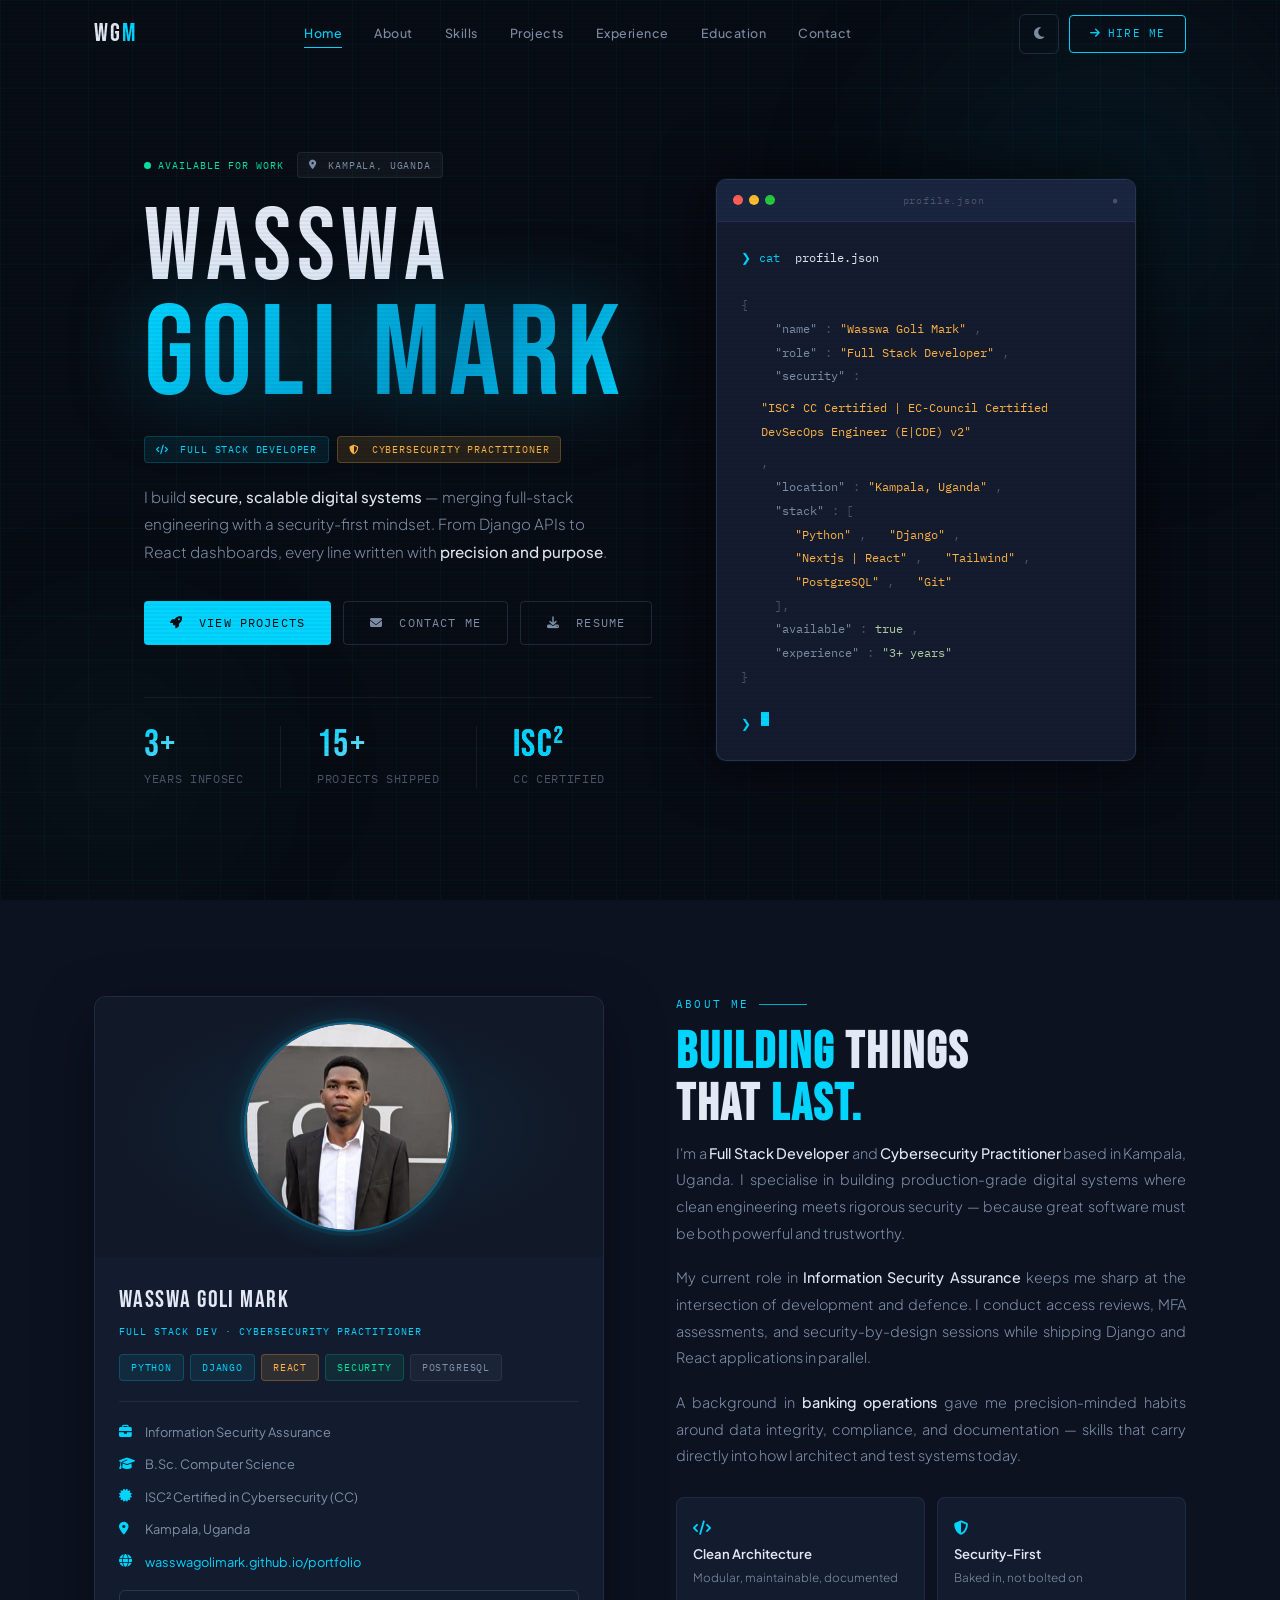
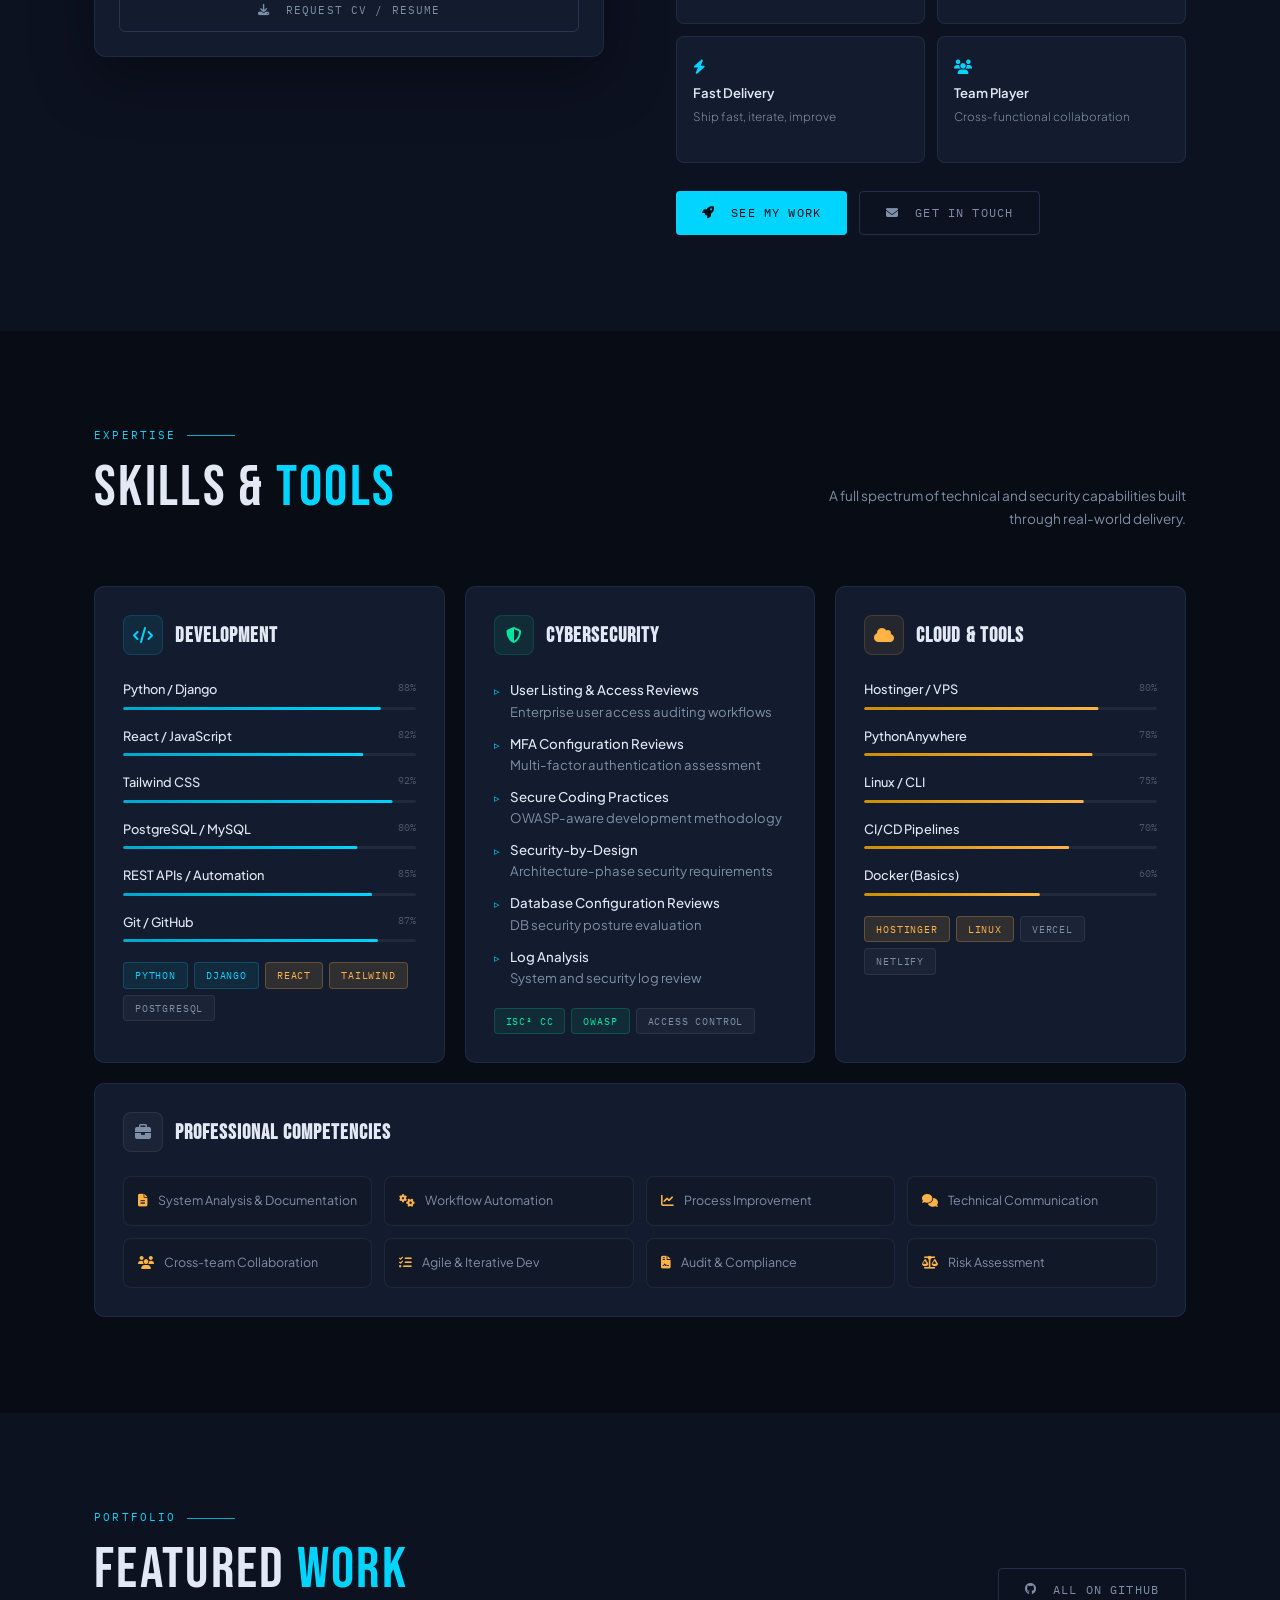
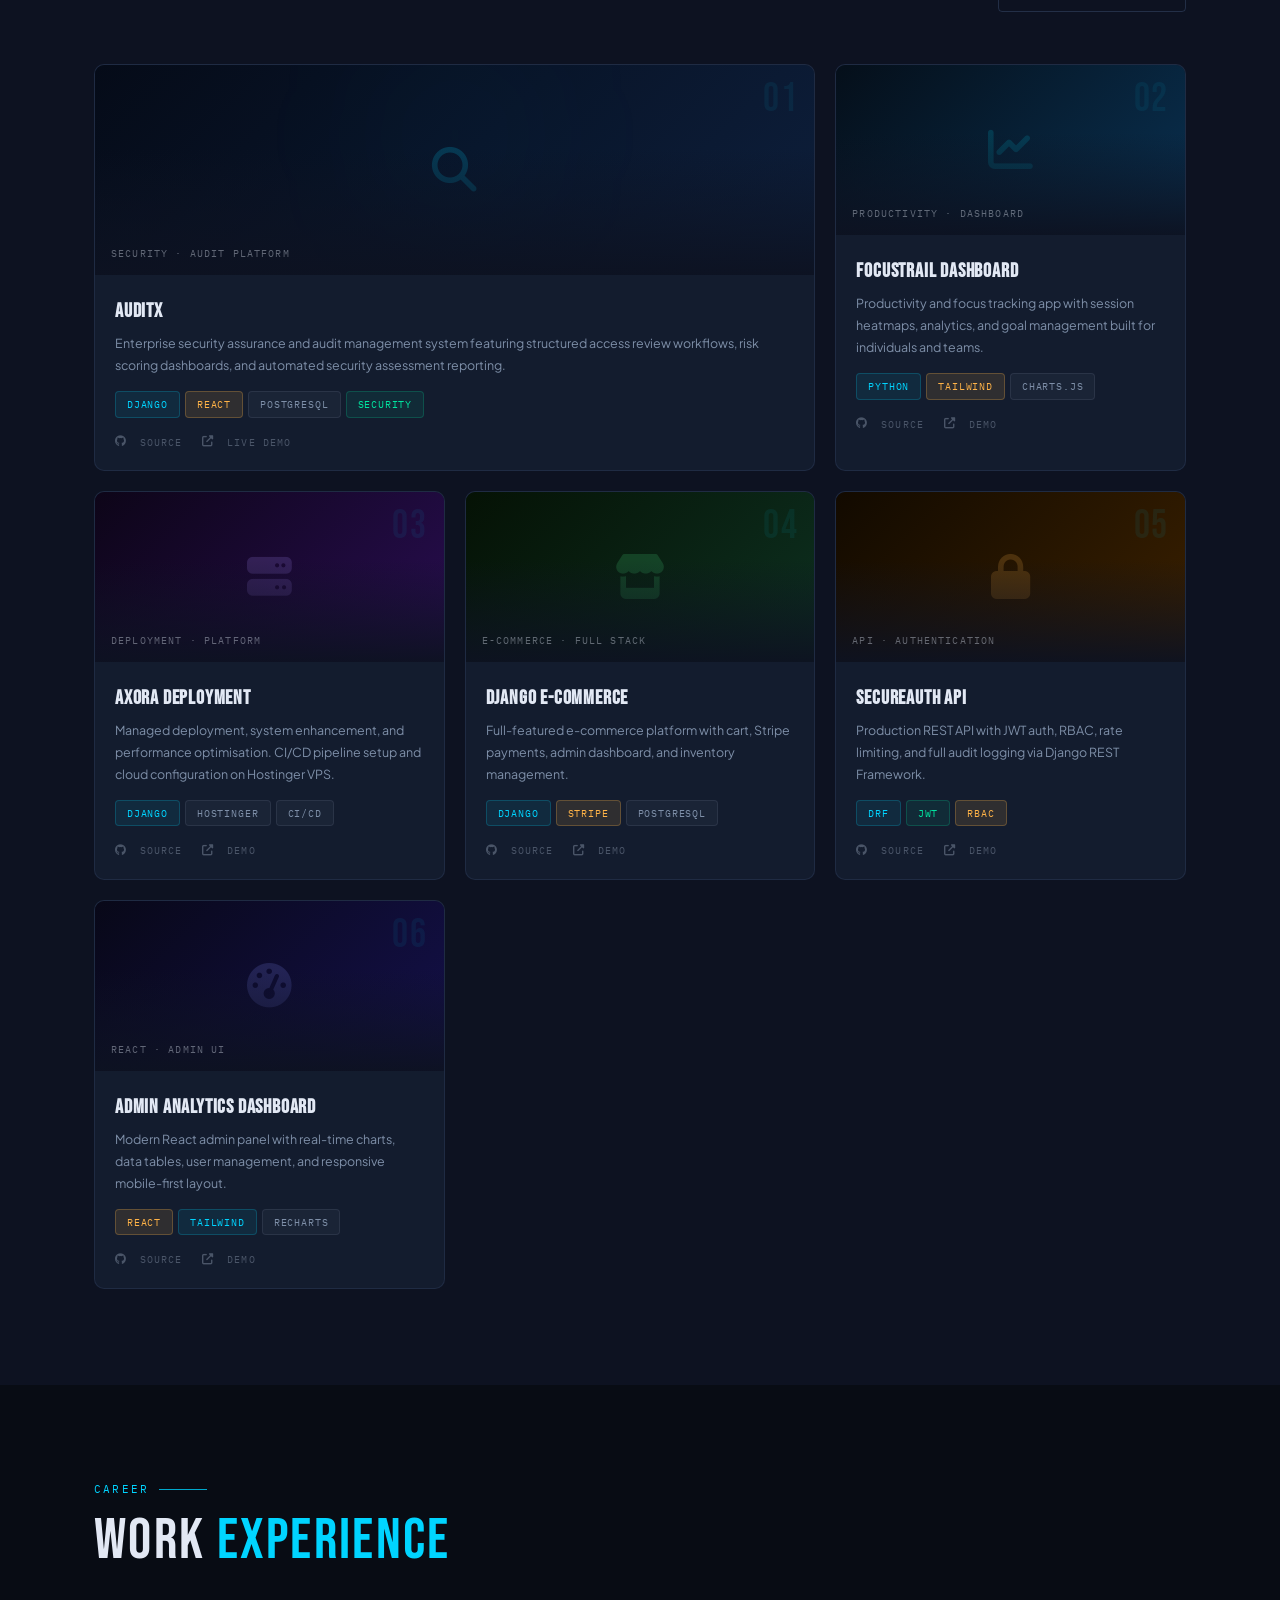
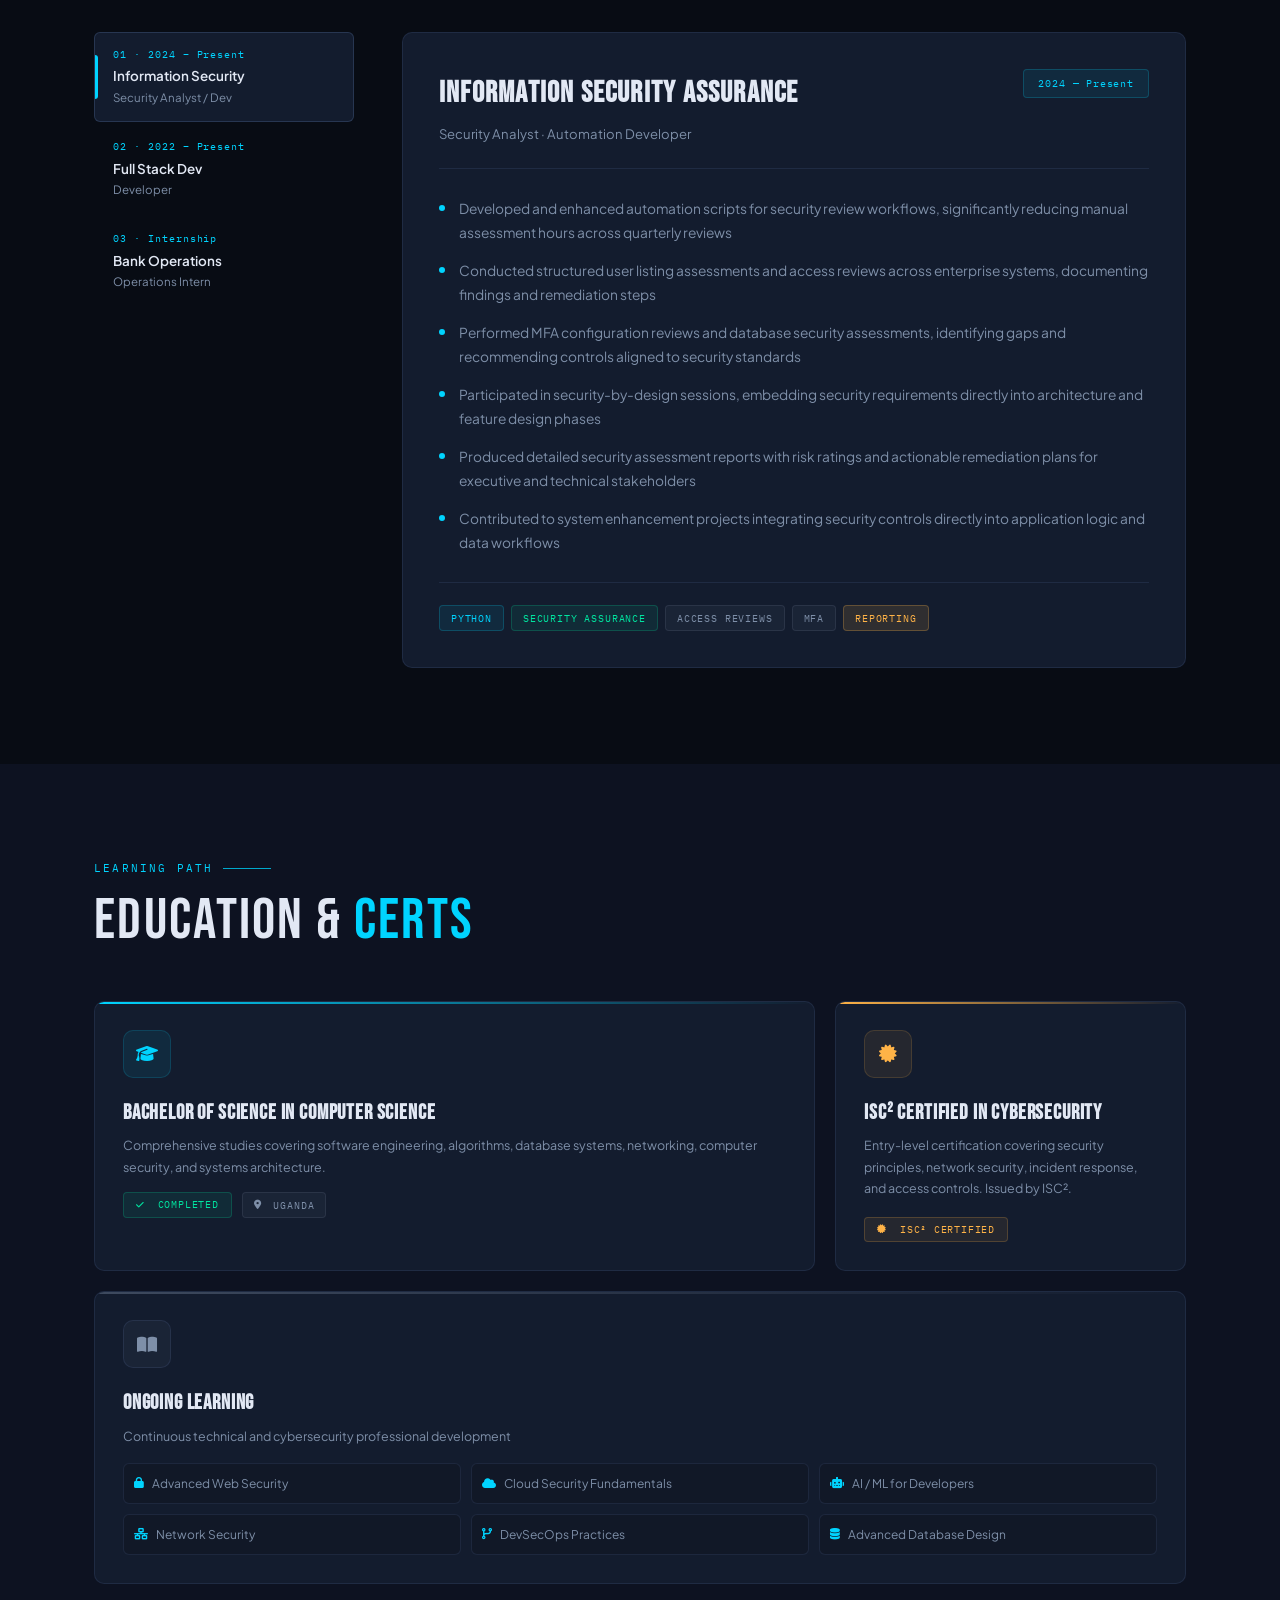
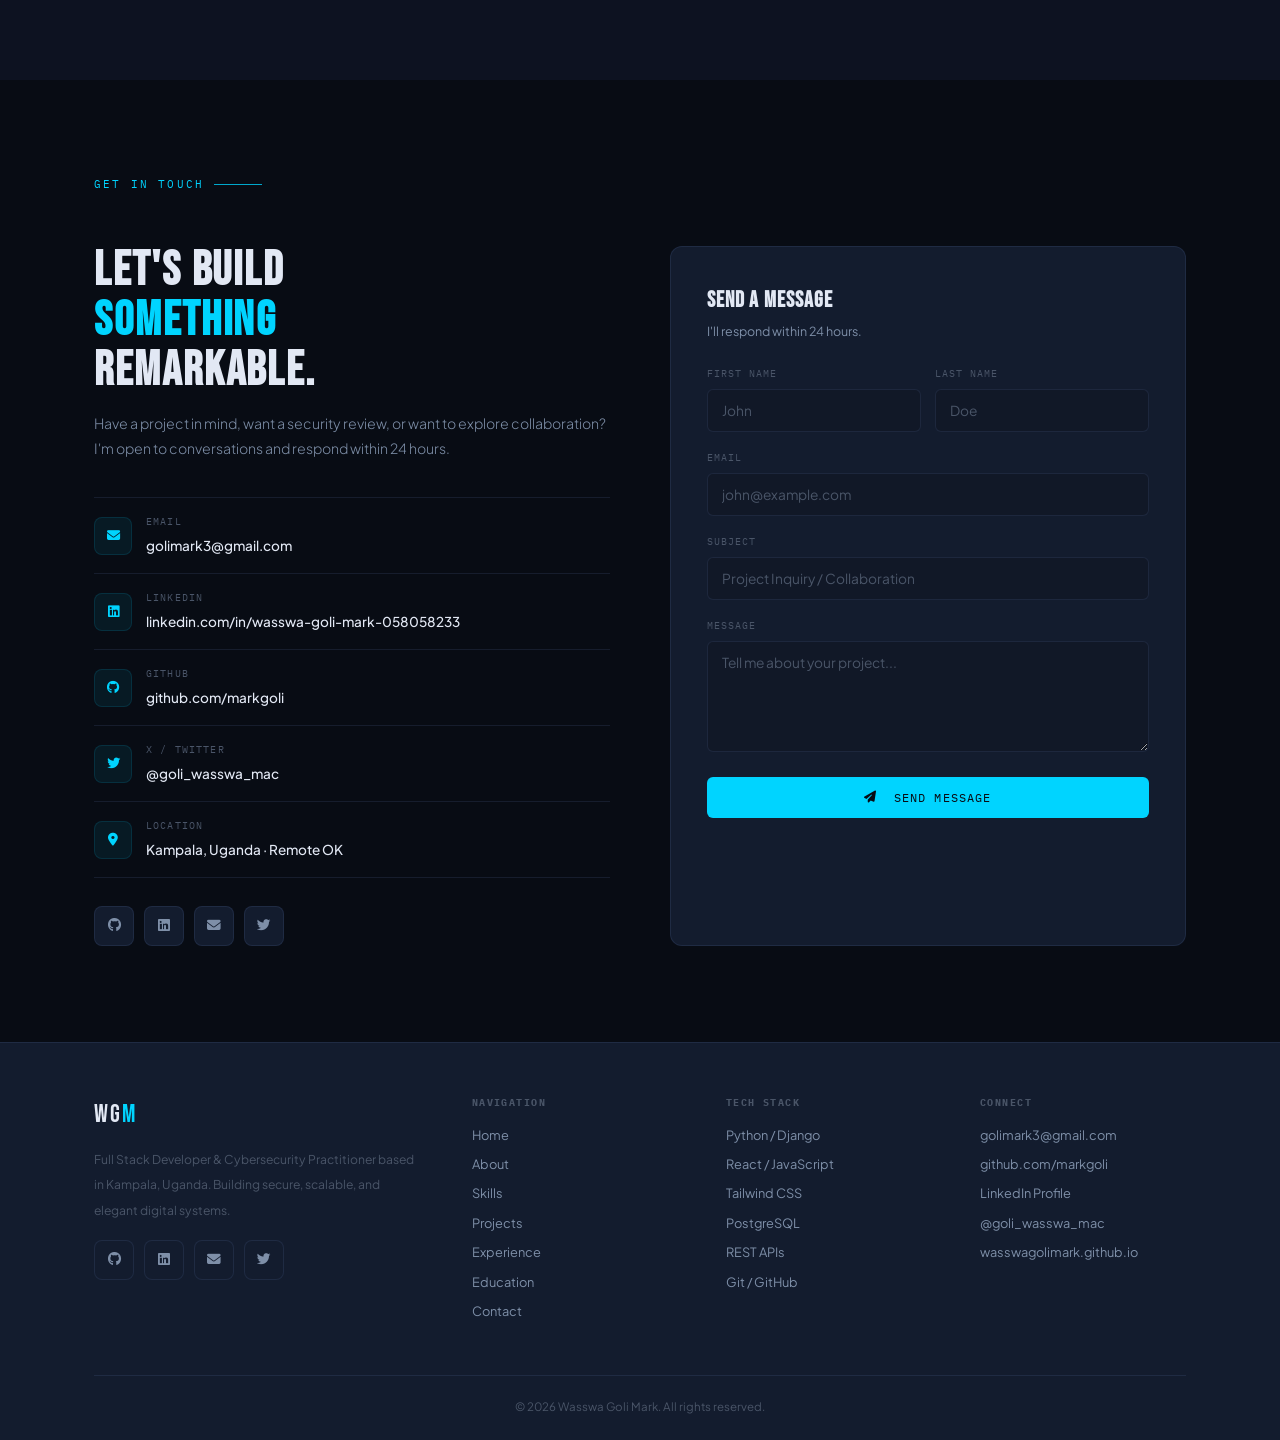
<file: index.html>
<!DOCTYPE html>
<html lang="en" prefix="og: https://ogp.me/ns#">
<head>

<!-- ═══════════════════════════════════════
     ESSENTIAL
════════════════════════════════════════ -->
<meta charset="UTF-8"/>
<meta http-equiv="X-UA-Compatible" content="IE=edge"/>
<meta name="viewport" content="width=device-width, initial-scale=1.0, viewport-fit=cover"/>

<!-- ═══════════════════════════════════════
     PRIMARY SEO
════════════════════════════════════════ -->
<title>Wasswa Goli Mark | Full Stack Developer & Cybersecurity Practitioner — Kampala, Uganda</title>
<meta name="description" content="Wasswa Goli Mark is a Full Stack Developer and Cybersecurity Practitioner based in Kampala, Uganda. Specialising in Python, Django, React, Tailwind CSS, PostgreSQL, REST APIs, and information security assurance. ISC² Certified in Cybersecurity (CC)."/>
<meta name="keywords" content="Wasswa Goli Mark, Full Stack Developer Uganda, Cybersecurity Practitioner Uganda, Django Developer Kampala, React Developer Uganda, Python Developer Uganda, ISC2 Certified Cybersecurity, Information Security Assurance, Web Developer Kampala, Software Engineer Uganda, Backend Developer Django, Frontend Developer React, Portfolio Wasswa Goli Mark, Cybersecurity Uganda"/>
<meta name="author" content="Wasswa Goli Mark"/>
<meta name="robots" content="index, follow, max-snippet:-1, max-image-preview:large, max-video-preview:-1"/>
<meta name="googlebot" content="index, follow"/>
<link rel="canonical" href="https://wasswagolimark.github.io/portfolio/"/>

<!-- ═══════════════════════════════════════
     GEO / REGIONAL
════════════════════════════════════════ -->
<meta name="geo.region" content="UG-101"/>
<meta name="geo.placename" content="Kampala, Uganda"/>
<meta name="geo.position" content="0.3476;32.5825"/>
<meta name="ICBM" content="0.3476, 32.5825"/>
<meta name="language" content="English"/>
<meta name="revisit-after" content="7 days"/>

<!-- ═══════════════════════════════════════
     OPEN GRAPH (Facebook, LinkedIn, WhatsApp)
════════════════════════════════════════ -->
<meta property="og:type" content="website"/>
<meta property="og:site_name" content="Wasswa Goli Mark — Portfolio"/>
<meta property="og:title" content="Wasswa Goli Mark | Full Stack Developer & Cybersecurity Practitioner"/>
<meta property="og:description" content="Full Stack Developer and Cybersecurity Practitioner based in Kampala, Uganda. Building secure, scalable digital systems with Python, Django, React and a security-first mindset. ISC² CC Certified."/>
<meta property="og:url" content="https://wasswagolimark.github.io/portfolio/"/>
<meta property="og:image" content="https://wasswagolimark.github.io/portfolio/og-image.png"/>
<meta property="og:image:alt" content="Wasswa Goli Mark — Full Stack Developer & Cybersecurity Practitioner"/>
<meta property="og:image:width" content="1200"/>
<meta property="og:image:height" content="630"/>
<meta property="og:locale" content="en_UG"/>
<meta property="og:locale:alternate" content="en_GB"/>

<!-- ═══════════════════════════════════════
     TWITTER / X CARD
════════════════════════════════════════ -->
<meta name="twitter:card" content="summary_large_image"/>
<meta name="twitter:site" content="@goli_wasswa_mac"/>
<meta name="twitter:creator" content="@goli_wasswa_mac"/>
<meta name="twitter:title" content="Wasswa Goli Mark | Full Stack Developer & Cybersecurity Practitioner"/>
<meta name="twitter:description" content="Full Stack Developer and Cybersecurity Practitioner from Kampala, Uganda. Python · Django · React · Security Assurance · ISC² CC Certified."/>
<meta name="twitter:image" content="https://wasswagolimark.github.io/portfolio/og-image.png"/>
<meta name="twitter:image:alt" content="Wasswa Goli Mark Portfolio"/>

<!-- ═══════════════════════════════════════
     STRUCTURED DATA — JSON-LD
════════════════════════════════════════ -->
<script type="application/ld+json">
{
  "@context": "https://schema.org",
  "@graph": [
    {
      "@type": "Person",
      "@id": "https://wasswagolimark.github.io/portfolio/#person",
      "name": "Wasswa Goli Mark",
      "givenName": "Wasswa Goli",
      "familyName": "Mark",
      "jobTitle": ["Full Stack Developer", "Cybersecurity Practitioner"],
      "description": "Full Stack Developer and Cybersecurity Practitioner based in Kampala, Uganda. Specialising in Python, Django, React, and information security assurance.",
      "url": "https://wasswagolimark.github.io/portfolio/",
      "image": "https://wasswagolimark.github.io/portfolio/your-photo.jpg",
      "email": "mailto:golimark3@gmail.com",
      "address": {
        "@type": "PostalAddress",
        "addressLocality": "Kampala",
        "addressCountry": "UG"
      },
      "sameAs": [
        "https://github.com/markgoli",
        "https://www.linkedin.com/in/wasswa-goli-mark-058058233/"
      ],
      "knowsAbout": [
        "Python", "Django", "React", "JavaScript", "Tailwind CSS",
        "PostgreSQL", "MySQL", "REST APIs", "Git", "GitHub",
        "Cybersecurity", "Information Security Assurance",
        "Access Reviews", "MFA Configuration", "Secure Coding",
        "Security by Design", "ISC2 CC Certification"
      ],
      "hasCredential": {
        "@type": "EducationalOccupationalCredential",
        "name": "ISC² Certified in Cybersecurity (CC)",
        "credentialCategory": "Professional Certification",
        "recognizedBy": {
          "@type": "Organization",
          "name": "ISC²",
          "url": "https://www.isc2.org"
        }
      },
      "alumniOf": {
        "@type": "CollegeOrUniversity",
        "name": "Makerere University",
        "address": {
          "@type": "PostalAddress",
          "addressLocality": "Kampala",
          "addressCountry": "UG"
        }
      },
      "worksFor": {
        "@type": "Organization",
        "name": "Information Security Assurance"
      }
    },
    {
      "@type": "WebSite",
      "@id": "https://wasswagolimark.github.io/portfolio/#website",
      "name": "Wasswa Goli Mark — Portfolio",
      "url": "https://wasswagolimark.github.io/portfolio/",
      "description": "Personal portfolio of Wasswa Goli Mark, Full Stack Developer and Cybersecurity Practitioner.",
      "author": { "@id": "https://wasswagolimark.github.io/portfolio/#person" },
      "inLanguage": "en",
      "potentialAction": {
        "@type": "SearchAction",
        "target": "https://wasswagolimark.github.io/portfolio/?s={search_term_string}",
        "query-input": "required name=search_term_string"
      }
    },
    {
      "@type": "WebPage",
      "@id": "https://wasswagolimark.github.io/portfolio/#webpage",
      "url": "https://wasswagolimark.github.io/portfolio/",
      "name": "Wasswa Goli Mark | Full Stack Developer & Cybersecurity Practitioner",
      "description": "Portfolio of Wasswa Goli Mark — Full Stack Developer and Cybersecurity Practitioner based in Kampala, Uganda.",
      "isPartOf": { "@id": "https://wasswagolimark.github.io/portfolio/#website" },
      "about": { "@id": "https://wasswagolimark.github.io/portfolio/#person" },
      "breadcrumb": {
        "@type": "BreadcrumbList",
        "itemListElement": [
          { "@type": "ListItem", "position": 1, "name": "Home", "item": "https://wasswagolimark.github.io/portfolio/" }
        ]
      }
    },
    {
      "@type": "ProfilePage",
      "mainEntity": { "@id": "https://wasswagolimark.github.io/portfolio/#person" },
      "url": "https://wasswagolimark.github.io/portfolio/",
      "name": "Wasswa Goli Mark — Developer & Security Portfolio"
    }
  ]
}
</script>

<!-- ═══════════════════════════════════════
     FAVICONS & THEME
════════════════════════════════════════ -->
<meta name="theme-color" content="#080c14" media="(prefers-color-scheme: dark)"/>
<meta name="theme-color" content="#f0f4fb" media="(prefers-color-scheme: light)"/>
<meta name="msapplication-TileColor" content="#080c14"/>
<meta name="msapplication-config" content="/browserconfig.xml"/>
<!-- Replace these href values with your actual generated favicon files -->
<link rel="icon" type="image/png" sizes="32x32" href="images/favicon.png"/>
<link rel="icon" type="image/png" sizes="16x16" href="images/favicon.png"/>
<link rel="apple-touch-icon" sizes="180x180" href="images/favicon.png"/>
<link rel="manifest" href="/site.webmanifest"/>

<!-- ═══════════════════════════════════════
     PERFORMANCE HINTS
════════════════════════════════════════ -->
<link rel="preconnect" href="https://fonts.googleapis.com"/>
<link rel="preconnect" href="https://fonts.gstatic.com" crossorigin/>
<link rel="preconnect" href="https://cdnjs.cloudflare.com"/>
<link rel="dns-prefetch" href="https://fonts.googleapis.com"/>
<link rel="dns-prefetch" href="https://cdnjs.cloudflare.com"/>

<!-- ═══════════════════════════════════════
     FONTS & ICONS
════════════════════════════════════════ -->
<link href="https://fonts.googleapis.com/css2?family=Bebas+Neue&family=Plus+Jakarta+Sans:wght@300;400;500;600;700&family=IBM+Plex+Mono:wght@300;400;500&display=swap" rel="stylesheet"/>
<link rel="stylesheet" href="https://cdnjs.cloudflare.com/ajax/libs/font-awesome/6.5.0/css/all.min.css"/>
<link rel="stylesheet" href="css/styles.css">
</head>
<body>

<!-- ══════════ MOBILE MENU ══════════ -->
<div id="mob-menu">
  <a href="#home"       class="mob-link" onclick="closeMob()">HOME</a>
  <a href="#about"      class="mob-link" onclick="closeMob()">ABOUT</a>
  <a href="#skills"     class="mob-link" onclick="closeMob()">SKILLS</a>
  <a href="#projects"   class="mob-link" onclick="closeMob()">PROJECTS</a>
  <a href="#experience" class="mob-link" onclick="closeMob()">EXPERIENCE</a>
  <a href="#education"  class="mob-link" onclick="closeMob()">EDUCATION</a>
  <a href="#contact"    class="mob-link" onclick="closeMob()">CONTACT</a>
  <div class="mob-sep"></div>
  <a href="#contact" class="mob-cta" onclick="closeMob()"><i class="fa fa-arrow-right"></i>&nbsp;HIRE ME</a>
</div>

<!-- ══════════ NAVBAR ══════════ -->
<nav id="navbar">
  <div class="nav-wrap">
    <a href="#home" class="nav-logo">WG<span>M</span></a>
    <div class="nav-links">
      <a href="#home"       class="nav-link">Home</a>
      <a href="#about"      class="nav-link">About</a>
      <a href="#skills"     class="nav-link">Skills</a>
      <a href="#projects"   class="nav-link">Projects</a>
      <a href="#experience" class="nav-link">Experience</a>
      <a href="#education"  class="nav-link">Education</a>
      <a href="#contact"    class="nav-link">Contact</a>
    </div>
    <div style="display:flex;align-items:center;gap:10px">
      <button class="theme-toggle theme-toggle-desk" id="themeToggleDesk" onclick="toggleTheme()" aria-label="Toggle theme" title="Toggle light/dark mode">
        <i class="fa fa-moon" id="themeIconDesk"></i>
      </button>
      <a href="#contact" class="nav-hire"><i class="fa fa-arrow-right"></i>Hire Me</a>
      <!-- Mobile: theme toggle + burger side by side -->
      <button class="theme-toggle theme-toggle-mob" id="themeToggleMob" onclick="toggleTheme()" aria-label="Toggle theme">
        <i class="fa fa-moon" id="themeIconMob"></i>
      </button>
      <button id="burger" onclick="toggleMob()" aria-label="Toggle menu">
        <span id="b1"></span><span id="b2"></span><span id="b3"></span>
      </button>
    </div>
  </div>
</nav>

<!-- ══════════ HERO ══════════ -->
<section id="home" class="grid-tex">
  <div class="glow-spot g1"></div>
  <div class="glow-spot g2"></div>
  <div class="container">
    <div class="hero-grid">

      <!-- LEFT -->
      <div>
        <div class="hero-eyebrow h-enter hd1">
          <div class="hero-pulse">
            <div class="pulse-dot"></div>Available for work
          </div>
          <span class="chip chip-dim"><i class="fa fa-map-marker-alt" style="font-size:.6rem"></i>&nbsp;Kampala, Uganda</span>
        </div>

        <div class="hero-name h-enter hd2">
          <span class="hero-name-first">WASSWA</span>
          <span class="hero-name-last">GOLI MARK</span>
        </div>

        <div class="hero-roles h-enter hd3">
          <span class="chip chip-cyan"><i class="fa fa-code" style="font-size:.6rem"></i>&nbsp;Full Stack Developer</span>
          <span class="chip chip-amber"><i class="fa fa-shield-alt" style="font-size:.6rem"></i>&nbsp;Cybersecurity Practitioner</span>
        </div>

        <p class="hero-desc h-enter hd4">
          I build <strong>secure, scalable digital systems</strong> — merging full-stack engineering with a security-first mindset. From Django APIs to React dashboards, every line written with <strong>precision and purpose</strong>.
        </p>

        <div class="hero-btns h-enter hd5">
          <a href="#projects" class="btn-primary"><i class="fa fa-rocket" style="font-size:.75rem"></i>&nbsp;View Projects</a>
          <a href="#contact"  class="btn-ghost" ><i class="fa fa-envelope" style="font-size:.75rem"></i>&nbsp;Contact Me</a>
          <a href="mailto:golimark3@gmail.com?subject=CV%20Request%20—%20Wasswa%20Goli%20Mark" class="btn-ghost"><i class="fa fa-download" style="font-size:.75rem"></i>&nbsp;Resume</a>
        </div>

        <div class="hero-stats h-enter hd6">
          <div>
            <div class="hs-num" data-count="3">0</div>
            <div class="hs-label">Years InfoSec</div>
          </div>
          <div style="width:1px;background:var(--border)"></div>
          <div>
            <div class="hs-num" data-count="15">0</div>
            <div class="hs-label">Projects Shipped</div>
          </div>
          <div style="width:1px;background:var(--border)"></div>
          <div>
            <div class="hs-num" style="-webkit-text-fill-color:var(--cyan);color:var(--cyan)">ISC²</div>
            <div class="hs-label">CC Certified</div>
          </div>
        </div>
      </div>

      <!-- RIGHT — terminal -->
      <div class="hd-card">
        <div class="hero-terminal">
          <div class="term-header">
            <div class="term-dots">
              <div class="term-dot" style="background:#ff5f57"></div>
              <div class="term-dot" style="background:#febc2e"></div>
              <div class="term-dot" style="background:#28c840"></div>
            </div>
            <span class="term-title">profile.json</span>
            <span class="term-title">●</span>
          </div>
          <div class="term-body">
            <div class="term-line"><span class="term-prompt">❯</span><span style="color:var(--cyan)">cat</span><span class="term-val">&nbsp;profile.json</span></div>
            <br>
            <div class="term-line"><span class="term-obj">{</span></div>
            <div class="term-indent">
              <div class="term-line"><span class="term-key">&nbsp;&nbsp;"name"</span><span class="term-obj">: </span><span class="term-str">"Wasswa Goli Mark"</span><span class="term-obj">,</span></div>
              <div class="term-line"><span class="term-key">&nbsp;&nbsp;"role"</span><span class="term-obj">: </span><span class="term-str">"Full Stack Developer"</span><span class="term-obj">,</span></div>
              <div class="term-line"><span class="term-key">&nbsp;&nbsp;"security"</span><span class="term-obj">: </span><span class="term-str">"ISC² CC Certified | EC-Council Certified DevSecOps Engineer (E|CDE) v2"</span><span class="term-obj">,</span></div>
              <div class="term-line"><span class="term-key">&nbsp;&nbsp;"location"</span><span class="term-obj">: </span><span class="term-str">"Kampala, Uganda"</span><span class="term-obj">,</span></div>
              <div class="term-line"><span class="term-key">&nbsp;&nbsp;"stack"</span><span class="term-obj">: [</span></div>
              <div class="term-indent">
                <div class="term-line"><span class="term-str">&nbsp;&nbsp;"Python"</span><span class="term-obj">,</span>&nbsp;<span class="term-str">"Django"</span><span class="term-obj">,</span></div>
                <div class="term-line"><span class="term-str">&nbsp;&nbsp;"Nextjs | React"</span><span class="term-obj">,</span>&nbsp;<span class="term-str">"Tailwind"</span><span class="term-obj">,</span></div>
                <div class="term-line"><span class="term-str">&nbsp;&nbsp;"PostgreSQL"</span><span class="term-obj">,</span>&nbsp;<span class="term-str">"Git"</span></div>
              </div>
              <div class="term-line"><span class="term-obj">&nbsp;&nbsp;],</span></div>
              <div class="term-line"><span class="term-key">&nbsp;&nbsp;"available"</span><span class="term-obj">: </span><span style="color:#b5cea8">true</span><span class="term-obj">,</span></div>
              <div class="term-line"><span class="term-key">&nbsp;&nbsp;"experience"</span><span class="term-obj">: </span><span class="term-num">"3+ years"</span></div>
            </div>
            <div class="term-line"><span class="term-obj">}</span></div>
            <br>
            <div class="term-line"><span class="term-prompt">❯</span><span class="term-cursor"></span></div>
          </div>
        </div>
      </div>

    </div>
  </div>
</section>

<!-- ══════════ ABOUT ══════════ -->
<section id="about" class="section">
  <div class="container">
    <div class="about-grid">

      <!-- CARD -->
      <div class="reveal-l">
        <div class="about-card">
          <div class="about-card-top">
            <div class="about-ring"></div>
            <div class="about-ring-2"></div>
            <div class="about-avatar" id="avatarWrap">
              
              <img 
                id="avatarImg"
                src="images/mark.jpg" 
                alt="Wasswa Goli Mark"
                onerror="this.remove(); document.getElementById('avatarIcon').style.display='flex';"
              />
              <i id="avatarIcon" class="fa fa-user" style="font-size:3.2rem;color:var(--cyan);opacity:.5;display:none"></i>
            </div>
          </div>
          <div class="about-card-body">
            <div class="about-card-name">Wasswa Goli Mark</div>
            <div class="about-card-role">Full Stack Dev · Cybersecurity Practitioner</div>
            <div class="about-card-tags">
              <span class="chip chip-cyan">Python</span>
              <span class="chip chip-cyan">Django</span>
              <span class="chip chip-amber">React</span>
              <span class="chip chip-green">Security</span>
              <span class="chip chip-dim">PostgreSQL</span>
            </div>
            <div class="about-card-divider"></div>
            <div class="about-meta-row"><i class="fa fa-briefcase"></i><span>Information Security Assurance</span></div>
            <div class="about-meta-row"><i class="fa fa-graduation-cap"></i><span>B.Sc. Computer Science</span></div>
            <div class="about-meta-row"><i class="fa fa-certificate"></i><span>ISC² Certified in Cybersecurity (CC)</span></div>
            <div class="about-meta-row"><i class="fa fa-map-marker-alt"></i><span>Kampala, Uganda</span></div>
            <div class="about-meta-row">
              <i class="fa fa-globe"></i>
              <a href="https://wasswagolimark.github.io/portfolio" target="_blank" rel="noopener noreferrer" style="color:var(--cyan);font-size:.8rem">wasswagolimark.github.io/portfolio</a>
            </div>
            <a href="mailto:golimark3@gmail.com?subject=CV%20Request%20—%20Wasswa%20Goli%20Mark" class="about-cv-btn"><i class="fa fa-download"></i>&nbsp;Request CV / Resume</a>
          </div>
        </div>
      </div>

      <!-- TEXT -->
      <div class="about-text reveal-r">
        <div class="sec-label">About Me</div>
        <h2>
          <span>BUILDING</span> THINGS<br>
          THAT <span>LAST.</span>
        </h2>
        <p>
          I'm a <strong>Full Stack Developer</strong> and <strong>Cybersecurity Practitioner</strong> based in Kampala, Uganda. I specialise in building production-grade digital systems where clean engineering meets rigorous security — because great software must be both powerful and trustworthy.
        </p>
        <p>
          My current role in <strong>Information Security Assurance</strong> keeps me sharp at the intersection of development and defence. I conduct access reviews, MFA assessments, and security-by-design sessions while shipping Django and React applications in parallel.
        </p>
        <p>
          A background in <strong>banking operations</strong> gave me precision-minded habits around data integrity, compliance, and documentation — skills that carry directly into how I architect and test systems today.
        </p>

        <div class="about-pillars">
          <div class="pillar"><i class="fa fa-code"></i><h4>Clean Architecture</h4><p>Modular, maintainable, documented</p></div>
          <div class="pillar"><i class="fa fa-shield-alt"></i><h4>Security-First</h4><p>Baked in, not bolted on</p></div>
          <div class="pillar"><i class="fa fa-bolt"></i><h4>Fast Delivery</h4><p>Ship fast, iterate, improve</p></div>
          <div class="pillar"><i class="fa fa-users"></i><h4>Team Player</h4><p>Cross-functional collaboration</p></div>
        </div>

        <div style="display:flex;gap:12px;flex-wrap:wrap">
          <a href="#projects" class="btn-primary"><i class="fa fa-rocket" style="font-size:.75rem"></i>&nbsp;See My Work</a>
          <a href="#contact"  class="btn-ghost"><i class="fa fa-envelope" style="font-size:.75rem"></i>&nbsp;Get In Touch</a>
        </div>
      </div>
    </div>
  </div>
</section>

<!-- ══════════ SKILLS ══════════ -->
<section id="skills" class="section">
  <div class="container">
    <div class="skills-top">
      <div>
        <div class="sec-label">Expertise</div>
        <div class="sec-title">SKILLS &amp; <span>TOOLS</span></div>
      </div>
      <p class="muted" style="font-size:.85rem;max-width:360px;text-align:right;line-height:1.7">A full spectrum of technical and security capabilities built through real-world delivery.</p>
    </div>

    <div class="skills-grid">

      <!-- Dev Skills -->
      <div class="sk-card reveal d1">
        <div class="sk-card-head">
          <div class="sk-icon" style="background:rgba(0,212,255,.08);border:1px solid rgba(0,212,255,.15)">
            <i class="fa fa-code" style="color:var(--cyan)"></i>
          </div>
          <h3>Development</h3>
        </div>
        <div class="bar-row"><div class="bar-top"><span>Python / Django</span><span>88%</span></div><div class="bar-track"><div class="bar-fill bf-cyan" data-w=".88"></div></div></div>
        <div class="bar-row"><div class="bar-top"><span>React / JavaScript</span><span>82%</span></div><div class="bar-track"><div class="bar-fill bf-cyan" data-w=".82"></div></div></div>
        <div class="bar-row"><div class="bar-top"><span>Tailwind CSS</span><span>92%</span></div><div class="bar-track"><div class="bar-fill bf-cyan" data-w=".92"></div></div></div>
        <div class="bar-row"><div class="bar-top"><span>PostgreSQL / MySQL</span><span>80%</span></div><div class="bar-track"><div class="bar-fill bf-cyan" data-w=".80"></div></div></div>
        <div class="bar-row"><div class="bar-top"><span>REST APIs / Automation</span><span>85%</span></div><div class="bar-track"><div class="bar-fill bf-cyan" data-w=".85"></div></div></div>
        <div class="bar-row"><div class="bar-top"><span>Git / GitHub</span><span>87%</span></div><div class="bar-track"><div class="bar-fill bf-cyan" data-w=".87"></div></div></div>
        <div class="sk-chips">
          <span class="chip chip-cyan">Python</span><span class="chip chip-cyan">Django</span>
          <span class="chip chip-amber">React</span><span class="chip chip-amber">Tailwind</span>
          <span class="chip chip-dim">PostgreSQL</span>
        </div>
      </div>

      <!-- Cybersecurity -->
      <div class="sk-card reveal d2">
        <div class="sk-card-head">
          <div class="sk-icon" style="background:rgba(0,229,160,.08);border:1px solid rgba(0,229,160,.15)">
            <i class="fa fa-shield-alt" style="color:var(--green)"></i>
          </div>
          <h3>Cybersecurity</h3>
        </div>
        <ul class="sk-list">
          <li><div><strong>User Listing & Access Reviews</strong>Enterprise user access auditing workflows</div></li>
          <li><div><strong>MFA Configuration Reviews</strong>Multi-factor authentication assessment</div></li>
          <li><div><strong>Secure Coding Practices</strong>OWASP-aware development methodology</div></li>
          <li><div><strong>Security-by-Design</strong>Architecture-phase security requirements</div></li>
          <li><div><strong>Database Configuration Reviews</strong>DB security posture evaluation</div></li>
          <li><div><strong>Log Analysis</strong>System and security log review</div></li>
        </ul>
        <div class="sk-chips">
          <span class="chip chip-green">ISC² CC</span>
          <span class="chip chip-green">OWASP</span>
          <span class="chip chip-dim">Access Control</span>
        </div>
      </div>

      <!-- Cloud & Tools -->
      <div class="sk-card reveal d3">
        <div class="sk-card-head">
          <div class="sk-icon" style="background:rgba(255,179,71,.08);border:1px solid rgba(255,179,71,.15)">
            <i class="fa fa-cloud" style="color:var(--amber)"></i>
          </div>
          <h3>Cloud & Tools</h3>
        </div>
        <div class="bar-row"><div class="bar-top"><span>Hostinger / VPS</span><span>80%</span></div><div class="bar-track"><div class="bar-fill bf-amber" data-w=".80"></div></div></div>
        <div class="bar-row"><div class="bar-top"><span>PythonAnywhere</span><span>78%</span></div><div class="bar-track"><div class="bar-fill bf-amber" data-w=".78"></div></div></div>
        <div class="bar-row"><div class="bar-top"><span>Linux / CLI</span><span>75%</span></div><div class="bar-track"><div class="bar-fill bf-amber" data-w=".75"></div></div></div>
        <div class="bar-row"><div class="bar-top"><span>CI/CD Pipelines</span><span>70%</span></div><div class="bar-track"><div class="bar-fill bf-amber" data-w=".70"></div></div></div>
        <div class="bar-row"><div class="bar-top"><span>Docker (Basics)</span><span>60%</span></div><div class="bar-track"><div class="bar-fill bf-amber" data-w=".60"></div></div></div>
        <div class="sk-chips">
          <span class="chip chip-amber">Hostinger</span>
          <span class="chip chip-amber">Linux</span>
          <span class="chip chip-dim">Vercel</span>
          <span class="chip chip-dim">Netlify</span>
        </div>
      </div>

      <!-- Professional — wide -->
      <div class="sk-card sk-wide reveal">
        <div class="sk-card-head">
          <div class="sk-icon" style="background:rgba(126,143,168,.08);border:1px solid rgba(126,143,168,.15)">
            <i class="fa fa-briefcase" style="color:var(--text-muted)"></i>
          </div>
          <h3>Professional Competencies</h3>
        </div>
        <div class="sk-pro-grid">
          <div class="sk-pro-item"><i class="fa fa-file-alt"></i><span>System Analysis &amp; Documentation</span></div>
          <div class="sk-pro-item"><i class="fa fa-cogs"></i><span>Workflow Automation</span></div>
          <div class="sk-pro-item"><i class="fa fa-chart-line"></i><span>Process Improvement</span></div>
          <div class="sk-pro-item"><i class="fa fa-comments"></i><span>Technical Communication</span></div>
          <div class="sk-pro-item"><i class="fa fa-users"></i><span>Cross-team Collaboration</span></div>
          <div class="sk-pro-item"><i class="fa fa-tasks"></i><span>Agile &amp; Iterative Dev</span></div>
          <div class="sk-pro-item"><i class="fa fa-file-contract"></i><span>Audit &amp; Compliance</span></div>
          <div class="sk-pro-item"><i class="fa fa-balance-scale"></i><span>Risk Assessment</span></div>
        </div>
      </div>

    </div>
  </div>
</section>

<!-- ══════════ PROJECTS ══════════ -->
<section id="projects" class="section">
  <div class="container">
    <div class="proj-header reveal">
      <div>
        <div class="sec-label">Portfolio</div>
        <div class="sec-title">FEATURED <span>WORK</span></div>
      </div>
      <a href="https://github.com/markgoli" target="_blank" class="btn-ghost"><i class="fab fa-github"></i>&nbsp;All on       GitHub</a>
    </div>
    <div class="proj-grid">

      <div class="proj-card featured reveal d1">
        <div class="proj-thumb" style="background:linear-gradient(135deg,#050b18,#0d1f3c)">
          <div class="glow-spot" style="width:200px;height:200px;top:-30px;left:50%;transform:translateX(-50%);background:radial-gradient(circle,rgba(0,212,255,.08),transparent 70%)"></div>
          <i class="fa fa-search proj-thumb-icon" style="color:var(--cyan)"></i>
          <div class="proj-thumb-overlay"></div>
          <span class="proj-thumb-label">Security · Audit Platform</span>
          <span class="proj-thumb-num">01</span>
        </div>
        <div class="proj-body">
          <h3>AuditX</h3>
          <p>Enterprise security assurance and audit management system featuring structured access review workflows, risk scoring dashboards, and automated security assessment reporting.</p>
          <div class="proj-tags">
            <span class="chip chip-cyan">Django</span><span class="chip chip-amber">React</span><span class="chip chip-dim">PostgreSQL</span><span class="chip chip-green">Security</span>
          </div>
          <div class="proj-links">
            <a href="https://github.com/markgoli" target="_blank" rel="noopener noreferrer" class="proj-link"><i class="fab fa-github"></i>&nbsp;Source</a>
            <a href="https://wasswagolimark.github.io/portfolio" target="_blank" rel="noopener noreferrer" class="proj-link"><i class="fa fa-external-link-alt"></i>&nbsp;Live Demo</a>
          </div>
        </div>
      </div>

      <div class="proj-card reveal d2">
        <div class="proj-thumb" style="background:linear-gradient(135deg,#050f1a,#093050)">
          <i class="fa fa-chart-line proj-thumb-icon" style="color:#00b8d4"></i>
          <div class="proj-thumb-overlay"></div>
          <span class="proj-thumb-label">Productivity · Dashboard</span>
          <span class="proj-thumb-num">02</span>
        </div>
        <div class="proj-body">
          <h3>FocusTrail Dashboard</h3>
          <p>Productivity and focus tracking app with session heatmaps, analytics, and goal management built for individuals and teams.</p>
          <div class="proj-tags"><span class="chip chip-cyan">Python</span><span class="chip chip-amber">Tailwind</span><span class="chip chip-dim">Charts.js</span></div>
          <div class="proj-links"><a href="https://github.com/markgoli" target="_blank" rel="noopener noreferrer" class="proj-link"><i class="fab fa-github"></i>&nbsp;Source</a><a href="https://wasswagolimark.github.io/portfolio" target="_blank" rel="noopener noreferrer" class="proj-link"><i class="fa fa-external-link-alt"></i>&nbsp;Demo</a></div>
        </div>
      </div>

      <div class="proj-card reveal d1">
        <div class="proj-thumb" style="background:linear-gradient(135deg,#0d0518,#280d50)">
          <i class="fa fa-server proj-thumb-icon" style="color:#a78bfa"></i>
          <div class="proj-thumb-overlay"></div>
          <span class="proj-thumb-label">Deployment · Platform</span>
          <span class="proj-thumb-num">03</span>
        </div>
        <div class="proj-body">
          <h3>Axora Deployment</h3>
          <p>Managed deployment, system enhancement, and performance optimisation. CI/CD pipeline setup and cloud configuration on Hostinger VPS.</p>
          <div class="proj-tags"><span class="chip chip-cyan">Django</span><span class="chip chip-dim">Hostinger</span><span class="chip chip-dim">CI/CD</span></div>
          <div class="proj-links"><a href="https://github.com/markgoli" target="_blank" rel="noopener noreferrer" class="proj-link"><i class="fab fa-github"></i>&nbsp;Source</a><a href="https://wasswagolimark.github.io/portfolio" target="_blank" rel="noopener noreferrer" class="proj-link"><i class="fa fa-external-link-alt"></i>&nbsp;Demo</a></div>
        </div>
      </div>

      <div class="proj-card reveal d2">
        <div class="proj-thumb" style="background:linear-gradient(135deg,#051205,#0d3020)">
          <i class="fa fa-store proj-thumb-icon" style="color:#4ade80"></i>
          <div class="proj-thumb-overlay"></div>
          <span class="proj-thumb-label">E-Commerce · Full Stack</span>
          <span class="proj-thumb-num">04</span>
        </div>
        <div class="proj-body">
          <h3>Django E-Commerce</h3>
          <p>Full-featured e-commerce platform with cart, Stripe payments, admin dashboard, and inventory management.</p>
          <div class="proj-tags"><span class="chip chip-cyan">Django</span><span class="chip chip-amber">Stripe</span><span class="chip chip-dim">PostgreSQL</span></div>
          <div class="proj-links"><a href="https://github.com/markgoli" target="_blank" rel="noopener noreferrer" class="proj-link"><i class="fab fa-github"></i>&nbsp;Source</a><a href="https://wasswagolimark.github.io/portfolio" target="_blank" rel="noopener noreferrer" class="proj-link"><i class="fa fa-external-link-alt"></i>&nbsp;Demo</a></div>
        </div>
      </div>

      <div class="proj-card reveal d3">
        <div class="proj-thumb" style="background:linear-gradient(135deg,#120a00,#3a2000)">
          <i class="fa fa-lock proj-thumb-icon" style="color:var(--amber)"></i>
          <div class="proj-thumb-overlay"></div>
          <span class="proj-thumb-label">API · Authentication</span>
          <span class="proj-thumb-num">05</span>
        </div>
        <div class="proj-body">
          <h3>SecureAuth API</h3>
          <p>Production REST API with JWT auth, RBAC, rate limiting, and full audit logging via Django REST Framework.</p>
          <div class="proj-tags"><span class="chip chip-cyan">DRF</span><span class="chip chip-green">JWT</span><span class="chip chip-amber">RBAC</span></div>
          <div class="proj-links"><a href="https://github.com/markgoli" target="_blank" rel="noopener noreferrer" class="proj-link"><i class="fab fa-github"></i>&nbsp;Source</a><a href="https://wasswagolimark.github.io/portfolio" target="_blank" rel="noopener noreferrer" class="proj-link"><i class="fa fa-external-link-alt"></i>&nbsp;Demo</a></div>
        </div>
      </div>

      <div class="proj-card reveal d4">
        <div class="proj-thumb" style="background:linear-gradient(135deg,#080818,#14104a)">
          <i class="fa fa-tachometer-alt proj-thumb-icon" style="color:#818cf8"></i>
          <div class="proj-thumb-overlay"></div>
          <span class="proj-thumb-label">React · Admin UI</span>
          <span class="proj-thumb-num">06</span>
        </div>
        <div class="proj-body">
          <h3>Admin Analytics Dashboard</h3>
          <p>Modern React admin panel with real-time charts, data tables, user management, and responsive mobile-first layout.</p>
          <div class="proj-tags"><span class="chip chip-amber">React</span><span class="chip chip-cyan">Tailwind</span><span class="chip chip-dim">Recharts</span></div>
          <div class="proj-links"><a href="https://github.com/markgoli" target="_blank" rel="noopener noreferrer" class="proj-link"><i class="fab fa-github"></i>&nbsp;Source</a><a href="https://wasswagolimark.github.io/portfolio" target="_blank" rel="noopener noreferrer" class="proj-link"><i class="fa fa-external-link-alt"></i>&nbsp;Demo</a></div>
        </div>
      </div>

    </div>
  </div>
</section>

<!-- ══════════ EXPERIENCE ══════════ -->
<section id="experience" class="section">
  <div class="container">
    <div class="sec-label reveal">Career</div>
    <div class="sec-title reveal">WORK <span>EXPERIENCE</span></div>
    <div style="height:48px"></div>
    <div class="exp-wrap">

      <div class="exp-tabs reveal-l">
        <div class="exp-tab active" onclick="switchExp(0,this)">
          <div class="exp-tab-num">01 · 2024 – Present</div>
          <div class="exp-tab-title">Information Security</div>
          <div class="exp-tab-sub">Security Analyst / Dev</div>
        </div>
        <div class="exp-tab" onclick="switchExp(1,this)">
          <div class="exp-tab-num">02 · 2022 – Present</div>
          <div class="exp-tab-title">Full Stack Dev</div>
          <div class="exp-tab-sub">Developer</div>
        </div>
        <div class="exp-tab" onclick="switchExp(2,this)">
          <div class="exp-tab-num">03 · Internship</div>
          <div class="exp-tab-title">Bank Operations</div>
          <div class="exp-tab-sub">Operations Intern</div>
        </div>
      </div>

      <div class="reveal-r">
        <div class="exp-panel active" id="exp-0">
          <div class="exp-panel-inner">
            <div class="exp-panel-top">
              <div>
                <h3>Information Security Assurance</h3>
                <p>Security Analyst · Automation Developer</p>
              </div>
              <span class="exp-badge">2024 — Present</span>
            </div>
            <ul class="exp-list">
              <li><div class="exp-bullet"></div>Developed and enhanced automation scripts for security review workflows, significantly reducing manual assessment hours across quarterly reviews</li>
              <li><div class="exp-bullet"></div>Conducted structured user listing assessments and access reviews across enterprise systems, documenting findings and remediation steps</li>
              <li><div class="exp-bullet"></div>Performed MFA configuration reviews and database security assessments, identifying gaps and recommending controls aligned to security standards</li>
              <li><div class="exp-bullet"></div>Participated in security-by-design sessions, embedding security requirements directly into architecture and feature design phases</li>
              <li><div class="exp-bullet"></div>Produced detailed security assessment reports with risk ratings and actionable remediation plans for executive and technical stakeholders</li>
              <li><div class="exp-bullet"></div>Contributed to system enhancement projects integrating security controls directly into application logic and data workflows</li>
            </ul>
            <div class="exp-stack">
              <span class="chip chip-cyan">Python</span><span class="chip chip-green">Security Assurance</span><span class="chip chip-dim">Access Reviews</span><span class="chip chip-dim">MFA</span><span class="chip chip-amber">Reporting</span>
            </div>
          </div>
        </div>

        <div class="exp-panel" id="exp-1">
          <div class="exp-panel-inner">
            <div class="exp-panel-top">
              <div>
                <h3>Full Stack Development</h3>
                <p>Developer · Technical Lead</p>
              </div>
              <span class="exp-badge">2022 — Present</span>
            </div>
            <ul class="exp-list">
              <li><div class="exp-bullet"></div>Built and deployed production Django/React systems including audit dashboards, REST APIs, and management portals for real-world clients</li>
              <li><div class="exp-bullet"></div>Designed RESTful APIs with JWT authentication, RBAC, rate limiting, and comprehensive structured audit logging</li>
              <li><div class="exp-bullet"></div>Implemented UI/UX enhancements using React and Tailwind CSS, improving usability and measurably reducing user friction</li>
              <li><div class="exp-bullet"></div>Deployed applications to Hostinger VPS and PythonAnywhere, configuring servers, SSL certificates, and environment pipelines</li>
              <li><div class="exp-bullet"></div>Optimised database queries and implemented caching strategies improving response times for production workloads</li>
              <li><div class="exp-bullet"></div>Maintained clean, documented codebases with Git version control and modular architectural patterns throughout projects</li>
            </ul>
            <div class="exp-stack">
              <span class="chip chip-cyan">Django</span><span class="chip chip-amber">React</span><span class="chip chip-dim">PostgreSQL</span><span class="chip chip-dim">REST API</span><span class="chip chip-cyan">Tailwind</span>
            </div>
          </div>
        </div>

        <div class="exp-panel" id="exp-2">
          <div class="exp-panel-inner">
            <div class="exp-panel-top">
              <div>
                <h3>Bank Operations Intern</h3>
                <p>Operations · Reconciliation · Compliance</p>
              </div>
              <span class="exp-badge">Internship</span>
            </div>
            <ul class="exp-list">
              <li><div class="exp-bullet"></div>Performed end-of-day records reconciliation ensuring data accuracy, balance integrity, and full regulatory compliance</li>
              <li><div class="exp-bullet"></div>Processed and verified cheque transactions with meticulous attention to detail in a high-stakes regulated banking environment</li>
              <li><div class="exp-bullet"></div>Developed strong analytical and documentation habits applying structured thinking to complex discrepancy resolution</li>
              <li><div class="exp-bullet"></div>Gained exposure to banking compliance standards, data governance frameworks, and operational risk management</li>
              <li><div class="exp-bullet"></div>Collaborated with senior staff to resolve reconciliation discrepancies within strict regulatory time constraints</li>
            </ul>
            <div class="exp-stack">
              <span class="chip chip-amber">Reconciliation</span><span class="chip chip-green">Compliance</span><span class="chip chip-dim">Data Accuracy</span><span class="chip chip-dim">Banking Ops</span>
            </div>
          </div>
        </div>
      </div>
    </div>
  </div>
</section>

<!-- ══════════ EDUCATION ══════════ -->
<section id="education" class="section">
  <div class="container">
    <div class="sec-label reveal">Learning Path</div>
    <div class="sec-title reveal">EDUCATION &amp; <span>CERTS</span></div>
    <div class="edu-grid">

      <div class="edu-card wide reveal d1">
        <div class="edu-card-accent"></div>
        <div class="edu-icon"><i class="fa fa-graduation-cap" style="color:var(--cyan);font-size:1.1rem"></i></div>
        <h3>Bachelor of Science in Computer Science</h3>
        <p>Comprehensive studies covering software engineering, algorithms, database systems, networking, computer security, and systems architecture.</p>
        <div style="display:flex;gap:10px;flex-wrap:wrap;align-items:center">
          <span class="edu-badge edu-badge-done"><i class="fa fa-check" style="font-size:.55rem"></i>&nbsp;Completed</span>
          <span class="chip chip-dim"><i class="fa fa-map-marker-alt" style="font-size:.6rem"></i>&nbsp;Uganda</span>
        </div>
      </div>

      <div class="edu-card amber-accent reveal d2">
        <div class="edu-card-accent"></div>
        <div class="edu-icon"><i class="fa fa-certificate" style="color:var(--amber);font-size:1.1rem"></i></div>
        <h3>ISC² Certified in Cybersecurity</h3>
        <p>Entry-level certification covering security principles, network security, incident response, and access controls. Issued by ISC².</p>
        <span class="edu-badge edu-badge-cert"><i class="fa fa-certificate" style="font-size:.55rem"></i>&nbsp;ISC² Certified</span>
      </div>

      <div class="edu-card full reveal d3">
        <div class="edu-card-accent" style="background:linear-gradient(90deg,rgba(126,143,168,.4),transparent)"></div>
        <div class="edu-icon" style="background:rgba(126,143,168,.07);border-color:var(--border)">
          <i class="fa fa-book-open" style="color:var(--text-muted);font-size:1.1rem"></i>
        </div>
        <h3>Ongoing Learning</h3>
        <p style="margin-bottom:16px">Continuous technical and cybersecurity professional development</p>
        <div class="edu-courses">
          <div class="edu-course"><i class="fa fa-lock"></i>Advanced Web Security</div>
          <div class="edu-course"><i class="fa fa-cloud"></i>Cloud Security Fundamentals</div>
          <div class="edu-course"><i class="fa fa-robot"></i>AI / ML for Developers</div>
          <div class="edu-course"><i class="fa fa-network-wired"></i>Network Security</div>
          <div class="edu-course"><i class="fa fa-code-branch"></i>DevSecOps Practices</div>
          <div class="edu-course"><i class="fa fa-database"></i>Advanced Database Design</div>
        </div>
      </div>

    </div>
  </div>
</section>

<!-- ══════════ CONTACT ══════════ -->
<section id="contact" class="section">
  <div class="container">
    <div class="sec-label reveal">Get In Touch</div>
    <div class="contact-grid">

      <div class="contact-info reveal-l">
        <h3>LET'S BUILD<br><span>SOMETHING</span><br>REMARKABLE.</h3>
        <p>Have a project in mind, want a security review, or want to explore collaboration? I'm open to conversations and respond within 24 hours.</p>

        <div class="contact-rows">
          <div class="contact-row">
            <a href="mailto:golimark3@gmail.com" class="ci-icon" title="Send email" aria-label="Send email"><i class="fa fa-envelope"></i></a>
            <div><span class="ci-label">Email</span><a href="mailto:golimark3@gmail.com" class="ci-val">golimark3@gmail.com</a></div>
          </div>
          <div class="contact-row">
            <a href="https://www.linkedin.com/in/wasswa-goli-mark-058058233/" target="_blank" rel="noopener noreferrer" class="ci-icon" title="LinkedIn Profile" aria-label="LinkedIn"><i class="fab fa-linkedin"></i></a>
            <div><span class="ci-label">LinkedIn</span><a href="https://www.linkedin.com/in/wasswa-goli-mark-058058233/" target="_blank" rel="noopener noreferrer" class="ci-val">linkedin.com/in/wasswa-goli-mark-058058233</a></div>
          </div>
          <div class="contact-row">
            <a href="https://github.com/markgoli" target="_blank" rel="noopener noreferrer" class="ci-icon" title="GitHub Profile" aria-label="GitHub"><i class="fab fa-github"></i></a>
            <div><span class="ci-label">GitHub</span><a href="https://github.com/markgoli" target="_blank" rel="noopener noreferrer" class="ci-val">github.com/markgoli</a></div>
          </div>
          <div class="contact-row">
            <a href="https://x.com/goli_wasswa_mac" target="_blank" rel="noopener noreferrer" class="ci-icon" title="X / Twitter" aria-label="X Twitter"><i class="fab fa-twitter"></i></a>
            <div><span class="ci-label">X / Twitter</span><a href="https://x.com/goli_wasswa_mac" target="_blank" rel="noopener noreferrer" class="ci-val">@goli_wasswa_mac</a></div>
          </div>
          <div class="contact-row">
            <div class="ci-icon" aria-label="Location"><i class="fa fa-map-marker-alt"></i></div>
            <div><span class="ci-label">Location</span><span class="ci-val">Kampala, Uganda · Remote OK</span></div>
          </div>
        </div>

        <div class="social-strip">
          <a href="https://github.com/markgoli" target="_blank" rel="noopener noreferrer" class="soc-btn" title="GitHub" aria-label="GitHub"><i class="fab fa-github"></i></a>
          <a href="https://www.linkedin.com/in/wasswa-goli-mark-058058233/" target="_blank" rel="noopener noreferrer" class="soc-btn" title="LinkedIn" aria-label="LinkedIn"><i class="fab fa-linkedin"></i></a>
          <a href="mailto:golimark3@gmail.com" class="soc-btn" title="Email" aria-label="Email"><i class="fa fa-envelope"></i></a>
          <a href="https://x.com/goli_wasswa_mac" target="_blank" rel="noopener noreferrer" class="soc-btn" title="X / Twitter" aria-label="X Twitter"><i class="fab fa-twitter"></i></a>
        </div>
      </div>

      <div class="contact-form reveal-r">
        <div class="form-head">
          <h4>Send a Message</h4>
          <p class="muted">I'll respond within 24 hours.</p>
        </div>
        <form id="cForm" onsubmit="submitForm(event)">
          <div class="form-2col">
            <div class="form-row"><label>First Name</label><input type="text" name="first_name" class="form-input" placeholder="John" required/></div>
            <div class="form-row"><label>Last Name</label><input type="text" name="last_name" class="form-input" placeholder="Doe"/></div>
          </div>
          <div class="form-row"><label>Email</label><input type="email" name="email" class="form-input" placeholder="john@example.com" required/></div>
          <div class="form-row"><label>Subject</label><input type="text" name="subject" class="form-input" placeholder="Project Inquiry / Collaboration"/></div>
          <div class="form-row"><label>Message</label><textarea name="message" class="form-input" rows="5" placeholder="Tell me about your project..." required style="resize:vertical"></textarea></div>
          <button type="submit" class="form-submit" id="fBtn"><i class="fa fa-paper-plane" style="font-size:.75rem"></i>&nbsp;Send Message</button>
          <div class="form-ok" id="fOk">✓ Message sent! I'll be in touch within 24 hours.</div>
          <div class="form-err" id="fErr">✕ Something went wrong. Please try emailing me directly at golimark3@gmail.com</div>
        </form>
      </div>
    </div>
  </div>
</section>

<!-- ══════════ FOOTER ══════════ -->
<footer>
  <div class="container">
    <div class="footer-grid">

      <div class="footer-brand">
        <p>WG<span>M</span></p>
        <small>Full Stack Developer &amp; Cybersecurity Practitioner based in Kampala, Uganda. Building secure, scalable, and elegant digital systems.</small>
        <div class="social-strip">
          <a href="https://github.com/markgoli" target="_blank" rel="noopener noreferrer" class="soc-btn" title="GitHub" aria-label="GitHub"><i class="fab fa-github"></i></a>
          <a href="https://www.linkedin.com/in/wasswa-goli-mark-058058233/" target="_blank" rel="noopener noreferrer" class="soc-btn" title="LinkedIn" aria-label="LinkedIn"><i class="fab fa-linkedin"></i></a>
          <a href="mailto:golimark3@gmail.com" class="soc-btn" title="Email" aria-label="Email"><i class="fa fa-envelope"></i></a>
          <a href="https://x.com/goli_wasswa_mac" target="_blank" rel="noopener noreferrer" class="soc-btn" title="X / Twitter" aria-label="X Twitter"><i class="fab fa-twitter"></i></a>
        </div>
      </div>

      <div class="footer-col">
        <h4>Navigation</h4>
        <a href="#home">Home</a>
        <a href="#about">About</a>
        <a href="#skills">Skills</a>
        <a href="#projects">Projects</a>
        <a href="#experience">Experience</a>
        <a href="#education">Education</a>
        <a href="#contact">Contact</a>
      </div>

      <div class="footer-col">
        <h4>Tech Stack</h4>
        <a href="https://github.com/markgoli" target="_blank" rel="noopener noreferrer">Python / Django</a>
        <a href="https://github.com/markgoli" target="_blank" rel="noopener noreferrer">React / JavaScript</a>
        <a href="https://github.com/markgoli" target="_blank" rel="noopener noreferrer">Tailwind CSS</a>
        <a href="https://github.com/markgoli" target="_blank" rel="noopener noreferrer">PostgreSQL</a>
        <a href="https://github.com/markgoli" target="_blank" rel="noopener noreferrer">REST APIs</a>
        <a href="https://github.com/markgoli" target="_blank" rel="noopener noreferrer">Git / GitHub</a>
      </div>

      <div class="footer-col">
        <h4>Connect</h4>
        <a href="mailto:golimark3@gmail.com">golimark3@gmail.com</a>
        <a href="https://github.com/markgoli" target="_blank" rel="noopener noreferrer">github.com/markgoli</a>
        <a href="https://www.linkedin.com/in/wasswa-goli-mark-058058233/" target="_blank" rel="noopener noreferrer">LinkedIn Profile</a>
        <a href="https://x.com/goli_wasswa_mac" target="_blank" rel="noopener noreferrer">@goli_wasswa_mac</a>
        <a href="https://wasswagolimark.github.io/portfolio" target="_blank" rel="noopener noreferrer">wasswagolimark.github.io</a>
      </div>

    </div>
    <div class="footer-bottom">
      <p>© <span id="yr"></span> Wasswa Goli Mark. All rights reserved.</p>
    </div>
  </div>
</footer>


<script>
/* ── DYNAMIC YEAR ── */
document.getElementById('yr').textContent = new Date().getFullYear();

/* ── THEME TOGGLE ── */
const html = document.documentElement;
const themeIcons = [document.getElementById('themeIconDesk'), document.getElementById('themeIconMob')];
function applyTheme(light){
  if(light){
    html.classList.add('light');
    themeIcons.forEach(i=>{ if(i){ i.className='fa fa-sun'; }});
    localStorage.setItem('theme','light');
  } else {
    html.classList.remove('light');
    themeIcons.forEach(i=>{ if(i){ i.className='fa fa-moon'; }});
    localStorage.setItem('theme','dark');
  }
}
function toggleTheme(){ applyTheme(!html.classList.contains('light')); }
// Restore saved preference
(function(){ applyTheme(localStorage.getItem('theme')==='light'); })();

/* ── NAV SCROLL ── */
const navbar = document.getElementById('navbar');
window.addEventListener('scroll', () => navbar.classList.toggle('scrolled', scrollY > 50));

/* ── MOBILE MENU ── */
const mobMenu = document.getElementById('mob-menu');
const burger  = document.getElementById('burger');
let menuOpen  = false;
function openMob(){
  menuOpen = true;
  mobMenu.classList.add('open');
  burger.classList.add('open');
  document.body.style.overflow='hidden';
}
function closeMob(){
  menuOpen = false;
  mobMenu.classList.remove('open');
  burger.classList.remove('open');
  document.body.style.overflow='';
}
function toggleMob(){ menuOpen ? closeMob() : openMob(); }
// close on Escape key
document.addEventListener('keydown', e=>{ if(e.key==='Escape' && menuOpen) closeMob(); });

/* ── ACTIVE NAV ── */
const secs = document.querySelectorAll('section[id]');
const links = document.querySelectorAll('.nav-link');
new IntersectionObserver(entries => {
  entries.forEach(e => {
    if(e.isIntersecting){
      links.forEach(l => l.classList.remove('active'));
      const a = document.querySelector(`.nav-link[href="#${e.target.id}"]`);
      if(a) a.classList.add('active');
    }
  });
},{threshold:.4}).observe; // fallback below
secs.forEach(s => new IntersectionObserver(([e]) => {
  if(e.isIntersecting){
    links.forEach(l=>l.classList.remove('active'));
    const a=document.querySelector(`.nav-link[href="#${s.id}"]`);
    if(a) a.classList.add('active');
  }
},{threshold:.35}).observe(s));

/* ── REVEAL ON SCROLL ── */
const revEls = document.querySelectorAll('.reveal,.reveal-l,.reveal-r');
new IntersectionObserver(entries=>{
  entries.forEach(e=>{ if(e.isIntersecting) e.target.classList.add('up'); });
},{threshold:.08,rootMargin:'0px 0px -20px 0px'}).observe; // fallback
const obs = new IntersectionObserver(entries=>{
  entries.forEach(e=>{ if(e.isIntersecting) e.target.classList.add('up'); });
},{threshold:.06,rootMargin:'0px 0px -20px 0px'});
revEls.forEach(el=>obs.observe(el));

/* ── SKILL BARS ── */
const barObs = new IntersectionObserver(entries=>{
  entries.forEach(e=>{
    if(e.isIntersecting){
      e.target.querySelectorAll('.bar-fill[data-w]').forEach((f,i)=>{
        setTimeout(()=>{
          f.style.transform = `scaleX(${f.dataset.w})`;
          f.classList.add('animated');
        },i*80);
      });
    }
  });
},{threshold:.15});
document.querySelectorAll('.sk-card').forEach(c=>barObs.observe(c));

/* ── COUNTER ANIMATION ── */
function animCounter(el){
  const target = +el.dataset.count;
  let cur = 0;
  const step = Math.ceil(target / 30);
  const t = setInterval(()=>{
    cur = Math.min(cur+step, target);
    el.textContent = cur + '+';
    if(cur >= target) clearInterval(t);
  },50);
}
const cntObs = new IntersectionObserver(entries=>{
  entries.forEach(e=>{
    if(e.isIntersecting){
      e.target.querySelectorAll('[data-count]').forEach(animCounter);
      cntObs.unobserve(e.target);
    }
  });
},{threshold:.5});
document.querySelectorAll('.hero-stats').forEach(el=>cntObs.observe(el));

/* ── EXPERIENCE TABS ── */
function switchExp(i, el){
  document.querySelectorAll('.exp-tab').forEach(t=>t.classList.remove('active'));
  document.querySelectorAll('.exp-panel').forEach(p=>p.classList.remove('active'));
  el.classList.add('active');
  document.getElementById('exp-'+i).classList.add('active');
}

/* ── CONTACT FORM — Formspree ── */
async function submitForm(e){
  e.preventDefault();
  const btn  = document.getElementById('fBtn');
  const fOk  = document.getElementById('fOk');
  const fErr = document.getElementById('fErr');
  const form = e.target;

  // Reset states
  fOk.style.display  = 'none';
  fErr.style.display = 'none';

  // Loading state
  btn.innerHTML = '<i class="fa fa-spinner fa-spin"></i>&nbsp;Sending...';
  btn.disabled  = true;

  try {
    const res = await fetch('https://formspree.io/f/xeelpabj', {
      method:  'POST',
      headers: { 'Accept': 'application/json' },
      body:    new FormData(form)
    });

    if(res.ok){
      // Success
      btn.innerHTML    = '<i class="fa fa-check"></i>&nbsp;Message Sent!';
      fOk.style.display = 'block';
      form.reset();
      // Reset button after 5s
      setTimeout(()=>{
        btn.innerHTML = '<i class="fa fa-paper-plane" style="font-size:.75rem"></i>&nbsp;Send Message';
        btn.disabled  = false;
        fOk.style.display = 'none';
      }, 5000);
    } else {
      // Formspree returned an error
      const data = await res.json();
      throw new Error(data?.errors?.map(e=>e.message).join(', ') || 'Submission failed');
    }
  } catch(err) {
    // Network or server error
    btn.innerHTML      = '<i class="fa fa-paper-plane" style="font-size:.75rem"></i>&nbsp;Send Message';
    btn.disabled       = false;
    fErr.style.display = 'block';
    console.error('Form error:', err);
  }
}

/* ── SMOOTH SCROLL ── */
document.querySelectorAll('a[href^="#"]').forEach(a=>{
  a.addEventListener('click',e=>{
    const href = a.getAttribute('href');
    if(href === '#') return;
    const target = document.querySelector(href);
    if(target){
      e.preventDefault();
      const navH = document.getElementById('navbar').offsetHeight;
      const top = target.getBoundingClientRect().top + window.pageYOffset - navH;
      window.scrollTo({ top, behavior:'smooth' });
    }
  });
});
</script>

</body>
</html>
</file>
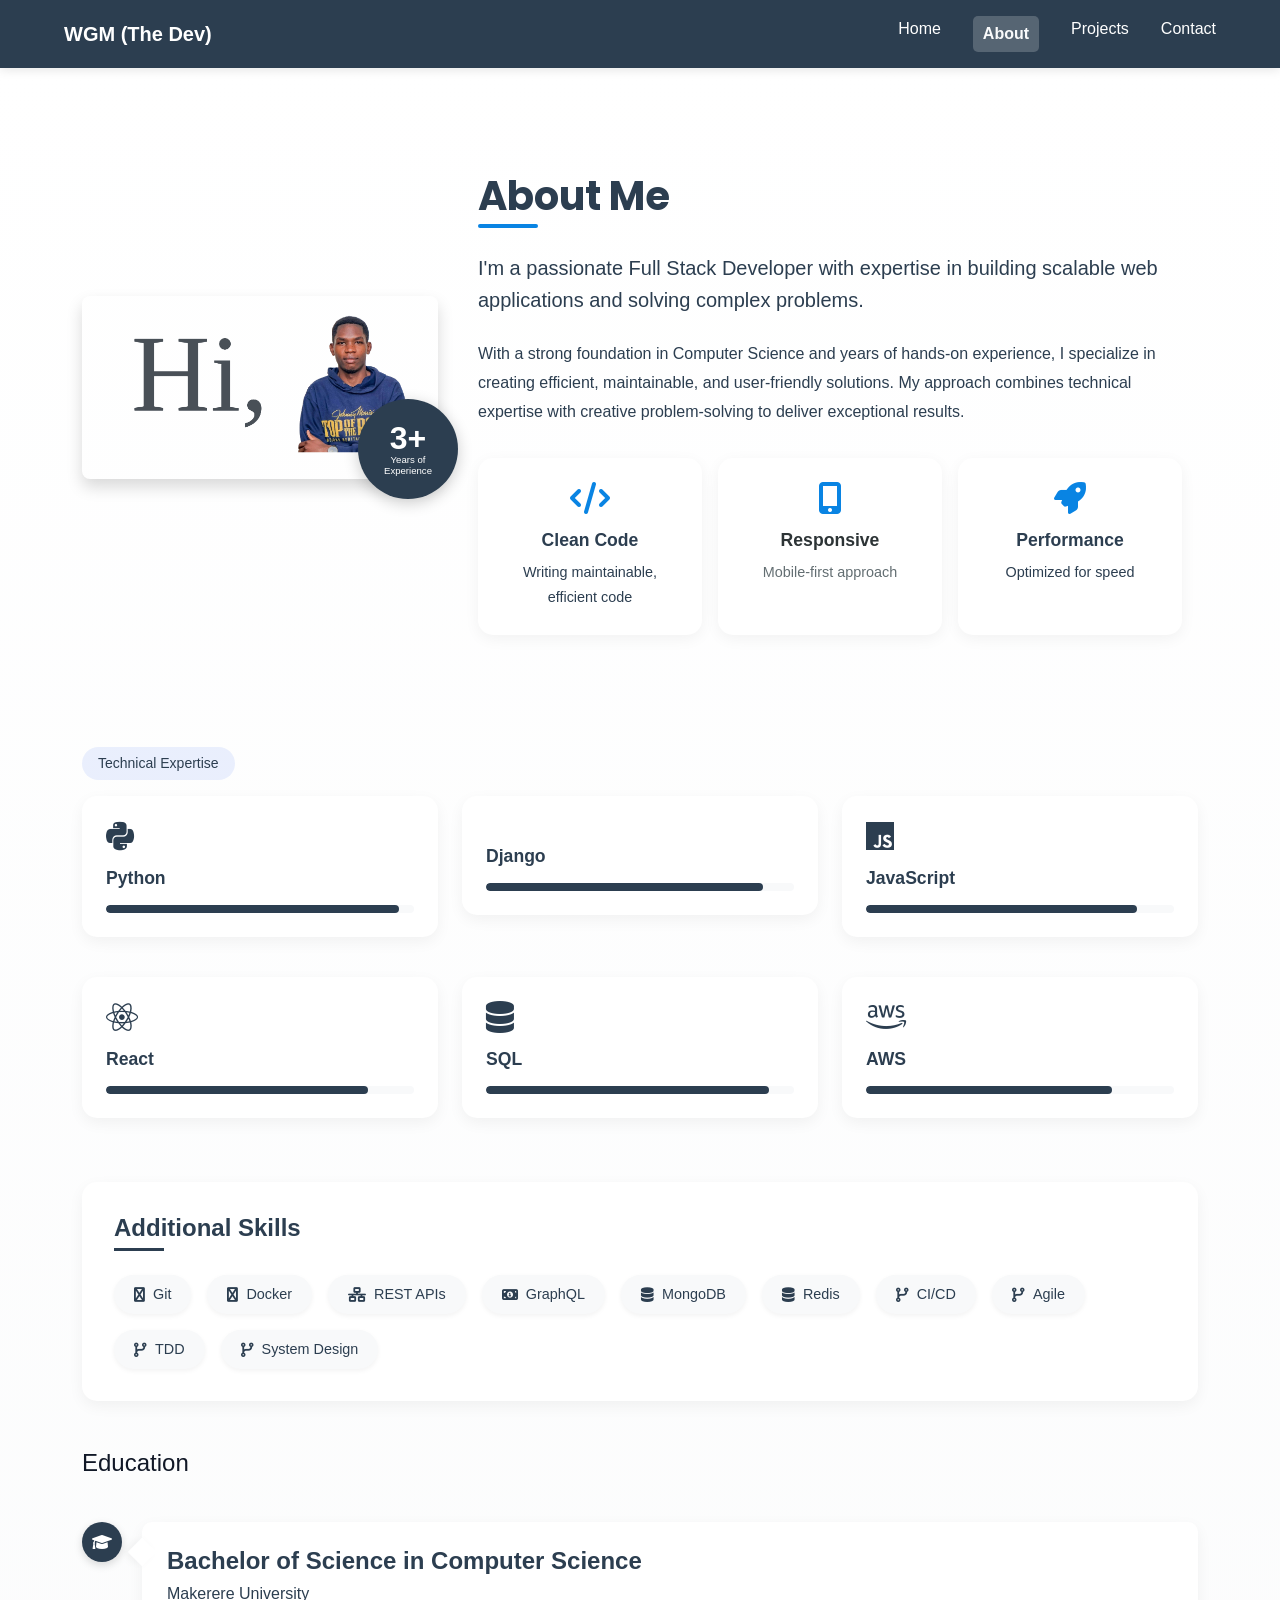
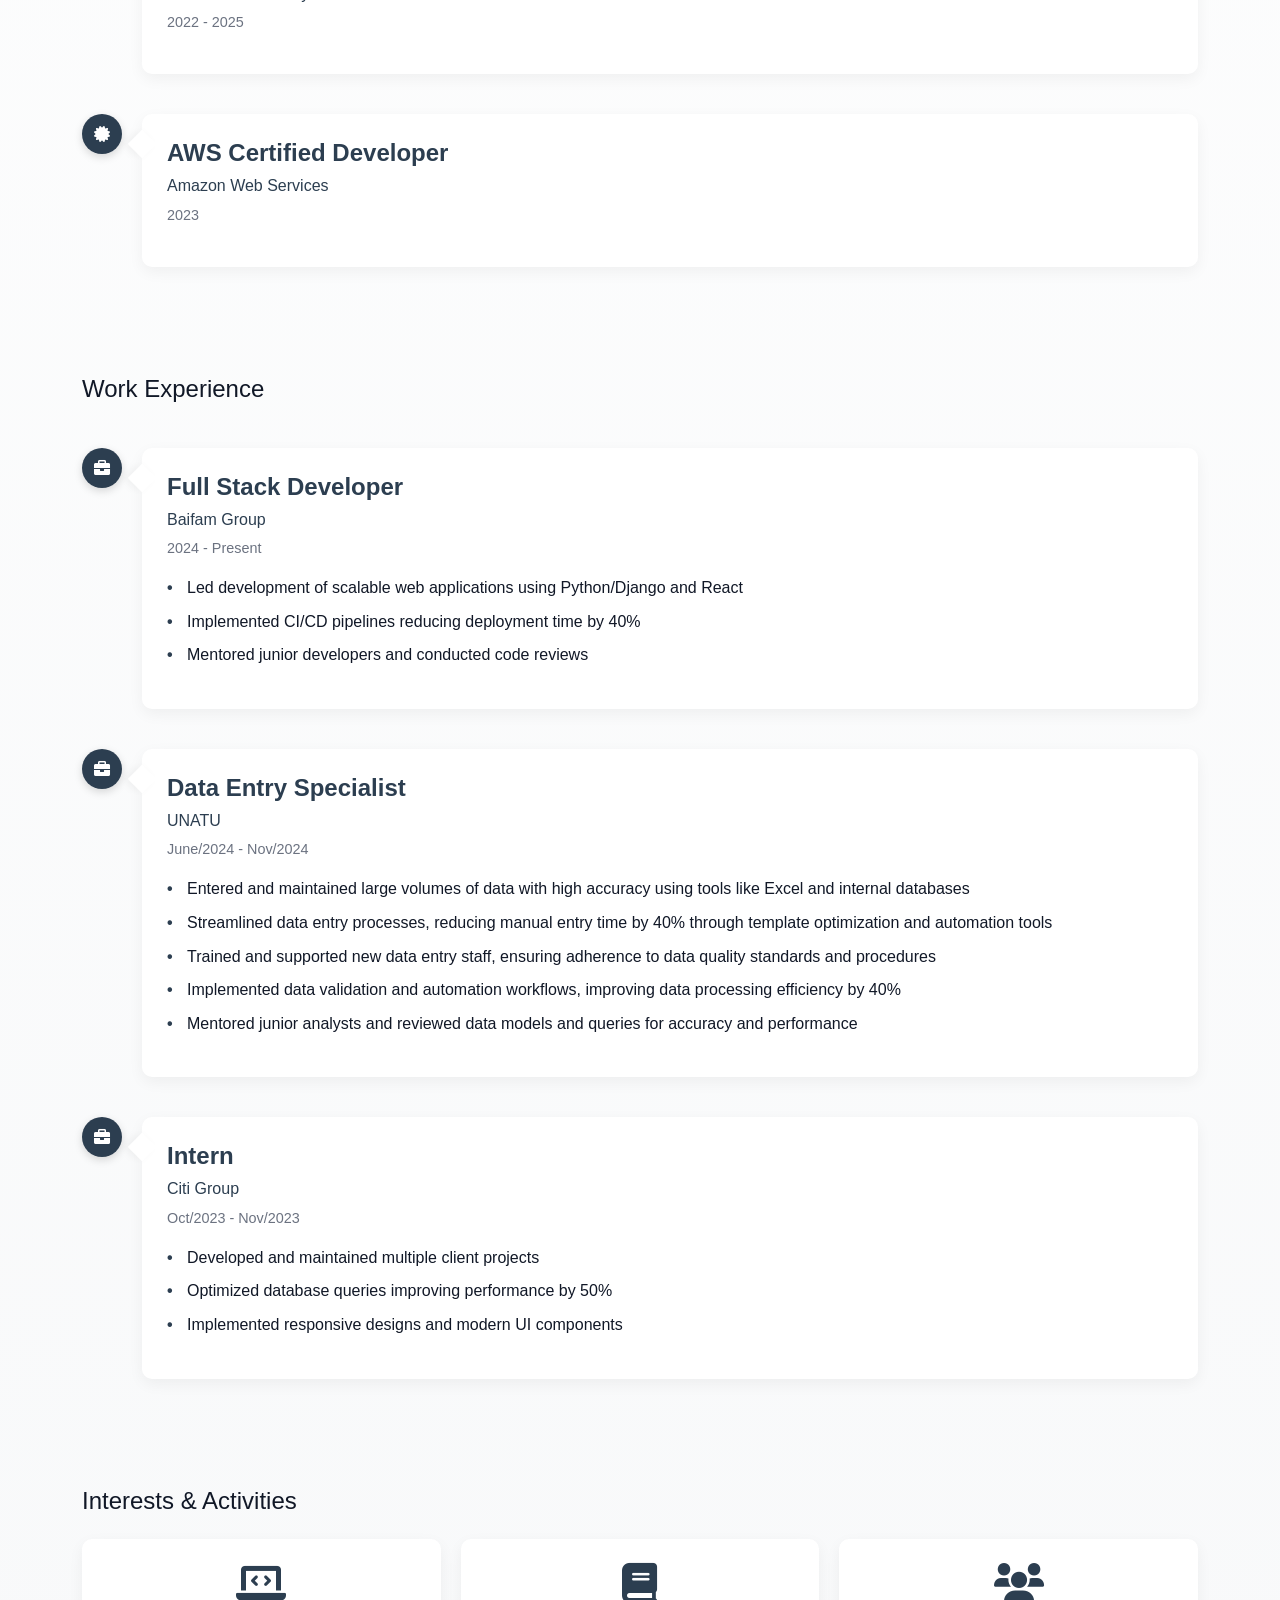
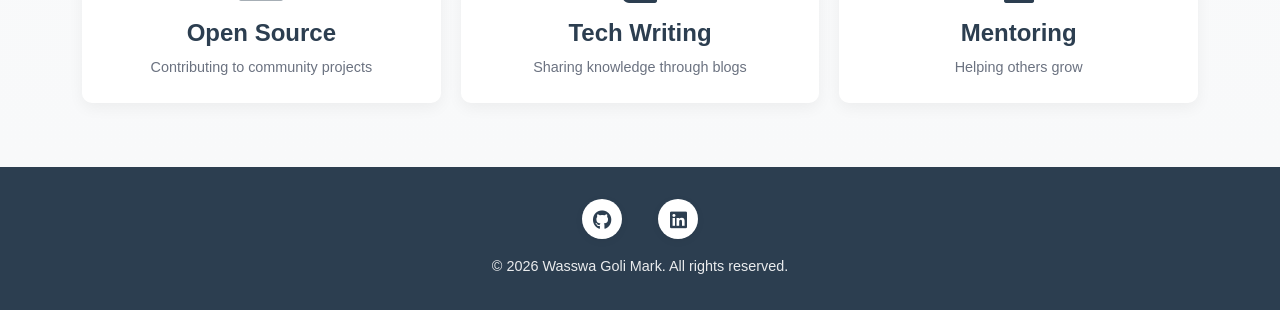
<file: about.html>
<!DOCTYPE html>
<html lang="en">
<head>
    <meta charset="UTF-8">
    <meta name="viewport" content="width=device-width, initial-scale=1.0">
    
    <!-- SEO Meta Tags -->
    <title>About Wasswa Goli Mark - Full Stack Developer | Portfolio</title>
    <meta name="description" content="Full Stack Developer with 3+ years of experience in Python, Django, JavaScript, and React. Specialized in building scalable web applications and solving complex problems.">
    <meta name="keywords" content="Full Stack Developer, Python Developer, Django, JavaScript, React, AWS, Web Development, Wasswa Goli Mark">
    <meta name="author" content="Wasswa Goli Mark">
    
    <!-- Open Graph / Social Media Meta Tags -->
    <meta property="og:title" content="About Mark Wasswa - Software Developer & Data Scientist">
    <meta property="og:description" content="Learn about my experience, skills, and professional journey in software development.">
    <meta property="og:image" content="https://wasswagolimark.github.io/portfolio/images/mark0.png">
    <meta property="og:url" content="https://wasswagolimark.github.io/portfolio/about.html">
    <meta property="og:type" content="website">
    
    <!-- Twitter Card Meta Tags -->
    <meta name="twitter:card" content="summary_large_image">
    <meta name="twitter:title" content="About Mark Wasswa - Software Developer & Data Scientist">
    <meta name="twitter:description" content="Learn about my experience, skills, and professional journey in software development.">
    <meta name="twitter:image" content="https://wasswagolimark.github.io/portfolio/images/mark0.png">
    
    <!-- Canonical URL -->
    <link rel="canonical" href="https://wasswagolimark.github.io/portfolio/about.html">
    
    <!-- Existing CSS links -->
    <link href="https://cdn.jsdelivr.net/npm/bootstrap@5.3.0/dist/css/bootstrap.min.css" rel="stylesheet">
    <link rel="stylesheet" href="css/style.css">
    <link rel="stylesheet" href="https://cdnjs.cloudflare.com/ajax/libs/font-awesome/6.0.0/css/all.min.css">
    <link href="https://fonts.googleapis.com/css2?family=Poppins:wght@300;400;500;600;700&display=swap" rel="stylesheet">
    
    <!-- Favicon -->
    <link rel="icon" type="image/png" sizes="32x32" href="images/favicon-32x32.png">
    <link rel="icon" type="image/png" sizes="16x16" href="images/favicon-16x16.png">
    <link rel="apple-touch-icon" sizes="180x180" href="images/apple-touch-icon.png">
    
    <!-- JSON-LD Structured Data -->
    <script type="application/ld+json">
    {
        "@context": "https://schema.org",
        "@type": "Person",
        "name": "Mark Wasswa",
        "jobTitle": "Software Developer & Data Scientist",
        "url": "https://wasswagolimark.github.io/portfolio",
        "sameAs": [
            "https://github.com/markgoli",
            "https://linkedin.com/in/wasswa-goli"
        ],
        "image": "https://wasswagolimark.github.io/portfolio/images/mark0.png",
        "description": "Full-stack developer specializing in modern web applications."
    }
    </script>
</head>
<body>
    <!-- Navigation -->
    <nav class="navbar">
        <div class="logo">WGM (The Dev)</div>
        <div class="nav-links">
            <a href="index.html">Home</a>
            <a href="about.html" class="active">About</a>
            <a href="projects.html">Projects</a>
            <a href="contact.html">Contact</a>
        </div>
        <div class="hamburger">
            <span></span>
            <span></span>
            <span></span>
        </div>
    </nav>

    <!-- About Section -->
    <main id="main-content">
        <section class="about-section" aria-label="About Me">
            <div class="container">
                <!-- Top Row with Image and Initial Content -->
                <div class="row align-items-center mb-5">
                    <div class="col-lg-4">
                        <div class="about-image">
                            <img 
                                src="images/markg.png" 
                                alt="Wasswa Goli Mark - Full Stack Developer" 
                                class="img-fluid rounded-3 shadow"
                                loading="lazy"
                                width="400"
                                height="400"
                            >
                            <div class="experience-badge">
                                <span class="years">3+</span>
                                <span class="text">Years of Experience</span>
                            </div>
                        </div>
                    </div>
                    <div class="col-lg-8">
                        <div class="about-content text-primary">
                            <h2 class="section-title text-primary">About Me</h2>
                            <p class="lead mb-4 text-primary">I'm a passionate Full Stack Developer with expertise in building scalable web applications and solving complex problems.</p>
                            <p class="mb-4 text-primary">With a strong foundation in Computer Science and years of hands-on experience, I specialize in creating efficient, maintainable, and user-friendly solutions. My approach combines technical expertise with creative problem-solving to deliver exceptional results.</p>
                            
                            <div class="key-highlights">
                                <div class="row g-3">
                                    <div class="col-md-4">
                                        <div class="highlight-card">
                                            <i class="fas fa-code"></i>
                                            <h4 class="text-primary">Clean Code</h4>
                                            <p class="text-primary">Writing maintainable, efficient code</p>
                                        </div>
                                    </div>
                                    <div class="col-md-4">
                                        <div class="highlight-card">
                                            <i class="fas fa-mobile-alt"></i>
                                            <h4>Responsive</h4>
                                            <p>Mobile-first approach</p>
                                        </div>
                                    </div>
                                    <div class="col-md-4">
                                        <div class="highlight-card">
                                            <i class="fas fa-rocket"></i>
                                            <h4 class="text-primary">Performance</h4>
                                            <p class="text-primary">Optimized for speed</p>
                                        </div>
                                    </div>
                                </div>
                            </div>
                        </div>
                    </div>
                </div>

                <!-- Skills and Other Sections -->
                <div class="row mt-5">
                    <div class="col-12">
                        <!-- Technical Skills Section -->
                        <section class="skills-section" aria-labelledby="skills-heading">
                            <h3 id="skills-heading" class="section-subtitle">Technical Expertise</h3>
                            <div class="row g-4">
                                <div class="col-6 col-md-4">
                                    <div class="skill-card" data-aos="fade-up">
                                        <i class="fab fa-python"></i>
                                        <h4>Python</h4>
                                        <div class="progress">
                                            <div class="progress-bar" style="--progress-width: 95%; width: 95%"></div>
                                        </div>
                                    </div>
                                </div>
                                <div class="col-6 col-md-4">
                                    <div class="skill-card" data-aos="fade-up" data-aos-delay="100">
                                        <i class="fab fa-django"></i>
                                        <h4>Django</h4>
                                        <div class="progress">
                                            <div class="progress-bar" style="--progress-width: 90%; width: 90%"></div>
                                        </div>
                                    </div>
                                </div>
                                <div class="col-6 col-md-4">
                                    <div class="skill-card" data-aos="fade-up" data-aos-delay="200">
                                        <i class="fab fa-js"></i>
                                        <h4>JavaScript</h4>
                                        <div class="progress">
                                            <div class="progress-bar" style="--progress-width: 88%; width: 88%"></div>
                                        </div>
                                    </div>
                                </div>
                                <div class="col-6 col-md-4">
                                    <div class="skill-card" data-aos="fade-up" data-aos-delay="300">
                                        <i class="fab fa-react"></i>
                                        <h4>React</h4>
                                        <div class="progress">
                                            <div class="progress-bar" style="--progress-width: 85%; width: 85%"></div>
                                        </div>
                                    </div>
                                </div>
                                <div class="col-6 col-md-4">
                                    <div class="skill-card" data-aos="fade-up" data-aos-delay="400">
                                        <i class="fas fa-database"></i>
                                        <h4>SQL</h4>
                                        <div class="progress">
                                            <div class="progress-bar" style="--progress-width: 92%; width: 92%"></div>
                                        </div>
                                    </div>
                                </div>
                                <div class="col-6 col-md-4">
                                    <div class="skill-card" data-aos="fade-up" data-aos-delay="500">
                                        <i class="fab fa-aws"></i>
                                        <h4>AWS</h4>
                                        <div class="progress">
                                            <div class="progress-bar" style="--progress-width: 80%; width: 80%"></div>
                                        </div>
                                    </div>
                                </div>
                            </div>
                        </section>

                        <!-- Additional Skills Section -->
                        <div class="additional-skills">
                            <h3>Additional Skills</h3>
                            <div class="skill-tags">
                                <span class="skill-tag">Git</span>
                                <span class="skill-tag">Docker</span>
                                <span class="skill-tag">REST APIs</span>
                                <span class="skill-tag">GraphQL</span>
                                <span class="skill-tag">MongoDB</span>
                                <span class="skill-tag">Redis</span>
                                <span class="skill-tag">CI/CD</span>
                                <span class="skill-tag">Agile</span>
                                <span class="skill-tag">TDD</span>
                                <span class="skill-tag">System Design</span>
                            </div>
                        </div>

                        <!-- Education Section -->
                        <div class="education-section mb-5">
                            <h3 class="h4 mb-4">Education</h3>
                            <div class="timeline">
                                <div class="timeline-item">
                                    <div class="timeline-badge">
                                        <i class="fas fa-graduation-cap"></i>
                                    </div>
                                    <div class="timeline-content">
                                        <h4>Bachelor of Science in Computer Science</h4>
                                        <p class="institution">Makerere University</p>
                                        <p class="period">2022 - 2025</p>
                                    </div>
                                </div>
                                <div class="timeline-item">
                                    <div class="timeline-badge">
                                        <i class="fas fa-certificate"></i>
                                    </div>
                                    <div class="timeline-content">
                                        <h4>AWS Certified Developer</h4>
                                        <p class="institution">Amazon Web Services</p>
                                        <p class="period">2023</p>
                                    </div>
                                </div>
                            </div>
                        </div>

                        <!-- Work Experience Section -->
                        <div class="experience-section mb-5">
                            <h3 class="h4 mb-4">Work Experience</h3>
                            <div class="timeline">
                                <div class="timeline-item">
                                    <div class="timeline-badge">
                                        <i class="fas fa-briefcase"></i>
                                    </div>
                                    <div class="timeline-content">
                                        <h4>Full Stack Developer</h4>
                                        <p class="institution">Baifam Group</p>
                                        <p class="period">2024 - Present</p>
                                        <ul class="experience-list">
                                            <li>Led development of scalable web applications using Python/Django and React</li>
                                            <li>Implemented CI/CD pipelines reducing deployment time by 40%</li>
                                            <li>Mentored junior developers and conducted code reviews</li>
                                        </ul>
                                    </div>
                                </div>
                                <div class="timeline-item">
                                    <div class="timeline-badge">
                                        <i class="fas fa-briefcase"></i>
                                    </div>
                                    <div class="timeline-content">
                                        <h4>Data Entry Specialist</h4>
                                        <p class="institution">UNATU</p>
                                        <p class="period">June/2024 - Nov/2024</p>
                                        <ul class="experience-list">
                                            <li>Entered and maintained large volumes of data with high accuracy using tools like Excel and internal databases</li>
                                            <li>Streamlined data entry processes, reducing manual entry time by 40% through template optimization and automation tools</li>
                                            <li>Trained and supported new data entry staff, ensuring adherence to data quality standards and procedures</li>
                                            <li>Implemented data validation and automation workflows, improving data processing efficiency by 40%</li>
                                            <li>Mentored junior analysts and reviewed data models and queries for accuracy and performance</li>
                                        </ul>
                                    </div>
                                </div>
                                <div class="timeline-item">
                                    <div class="timeline-badge">
                                        <i class="fas fa-briefcase"></i>
                                    </div>
                                    <div class="timeline-content">
                                        <h4>Intern</h4>
                                        <p class="institution">Citi Group</p>
                                        <p class="period">Oct/2023 - Nov/2023</p>
                                        <ul class="experience-list">
                                            <li>Developed and maintained multiple client projects</li>
                                            <li>Optimized database queries improving performance by 50%</li>
                                            <li>Implemented responsive designs and modern UI components</li>
                                        </ul>
                                    </div>
                                </div>
                            </div>
                        </div>

                        <!-- Interests Section -->
                        <div class="interests-section">
                            <h3 class="h4 mb-4">Interests & Activities</h3>
                            <div class="interests-grid">
                                <div class="interest-item">
                                    <a href="open-source.html" class="interest-link">
                                        <i class="fas fa-laptop-code"></i>
                                        <h4>Open Source</h4>
                                        <p>Contributing to community projects</p>
                                    </a>
                                </div>
                                <div class="interest-item">
                                    <a href="tech-writing.html" class="interest-link">
                                        <i class="fas fa-book"></i>
                                        <h4>Tech Writing</h4>
                                        <p>Sharing knowledge through blogs</p>
                                    </a>
                                </div>
                                <div class="interest-item">
                                    <a href="mentoring.html" class="interest-link">
                                        <i class="fas fa-users"></i>
                                        <h4>Mentoring</h4>
                                        <p>Helping others grow</p>
                                    </a>
                                </div>
                            </div>
                        </div>
                    </div>
                </div>
            </div>
        </section>
    </main>

    <!-- Footer -->
    <footer>
        <div class="social-links">
            <a href="https://github.com/markgoli" target="_blank"><i class="fab fa-github"></i></a>
            <a href="https://www.linkedin.com/in/wasswa-goli-mark-058058233" target="_blank"><i class="fab fa-linkedin"></i></a>
        </div>
        <p>&copy; <span id="currentYear"></span> Wasswa Goli Mark. All rights reserved.</p>
    </footer>

    <script src="js/main.js"></script>
</body>
</html>
</file>
<file: css/styles.css>
/* ═══════════════════════════════════════
   VARIABLES — DARK THEME (default)
═══════════════════════════════════════ */
:root{
  --bg:        #080c14;
  --bg2:       #0d1221;
  --bg3:       #111827;
  --surface:   #131c2e;
  --surface2:  #1a2540;
  --border:    rgba(99,130,184,0.15);
  --border2:   rgba(99,130,184,0.25);
  --cyan:      #00d4ff;
  --cyan-dim:  #00a8cc;
  --cyan-glow: rgba(0,212,255,0.12);
  --amber:     #ffb347;
  --amber-dim: rgba(255,179,71,0.12);
  --green:     #00e5a0;
  --text:      #e2e8f4;
  --text-muted:#7e8fa8;
  --text-dim:  #4a5568;
  --ff-display:'Bebas Neue', sans-serif;
  --ff-body:   'Plus Jakarta Sans', sans-serif;
  --ff-mono:   'IBM Plex Mono', monospace;
}

/* ═══════════════════════════════════════
   LIGHT THEME
═══════════════════════════════════════ */
html.light{
  --bg:        #f0f4fb;
  --bg2:       #e8edf7;
  --bg3:       #dde4f0;
  --surface:   #ffffff;
  --surface2:  #eaf0fc;
  --border:    rgba(30,80,160,0.12);
  --border2:   rgba(30,80,160,0.22);
  --cyan:      #0099cc;
  --cyan-dim:  #007aaa;
  --cyan-glow: rgba(0,153,204,0.10);
  --amber:     #d4820a;
  --amber-dim: rgba(212,130,10,0.10);
  --green:     #00966b;
  --text:      #0e1422;
  --text-muted:#4a5878;
  --text-dim:  #8a96b0;
}
html.light ::selection{background:rgba(0,153,204,0.2);color:#0e1422}
html.light ::-webkit-scrollbar-track{background:var(--bg)}
html.light body::after{background:none}
html.light .grid-tex{
  background-image:
    linear-gradient(rgba(0,120,200,.04) 1px,transparent 1px),
    linear-gradient(90deg,rgba(0,120,200,.04) 1px,transparent 1px);
  background-size:44px 44px;
}
html.light #navbar.scrolled{
  background:rgba(240,244,251,0.95);
  box-shadow:0 2px 24px rgba(30,80,160,0.08);
  border-bottom:1px solid var(--border);
}
html.light .hero-name-last{
  background:linear-gradient(135deg,var(--cyan) 0%,#005a8a 60%,var(--cyan) 100%);
  -webkit-background-clip:text;background-clip:text;-webkit-text-fill-color:transparent;
  filter:none;
}
html.light .term-body{background:var(--bg3)}
html.light .proj-thumb{filter:brightness(1.05)}
*,*::before,*::after{box-sizing:border-box;margin:0;padding:0}
html{scroll-behavior:smooth;scroll-padding-top:72px}
body{
  font-family:var(--ff-body);
  background:var(--bg);
  color:var(--text);
  overflow-x:hidden;
  line-height:1.6;
  transition:background .35s ease, color .35s ease;
}
::selection{background:rgba(0,212,255,0.25);color:#fff}
::-webkit-scrollbar{width:4px}
::-webkit-scrollbar-track{background:var(--bg)}
::-webkit-scrollbar-thumb{background:var(--cyan);border-radius:99px}
img,svg{max-width:100%}
a{text-decoration:none;color:inherit}

/* ═══════════════════════════════════════
   UTILITY
═══════════════════════════════════════ */
.container{max-width:1140px;margin:0 auto;padding:0 24px}
.section{padding:96px 0}
.section-sm{padding:64px 0}

.mono{font-family:var(--ff-mono)}
.cyan{color:var(--cyan)}
.amber{color:var(--amber)}
.muted{color:var(--text-muted)}

.chip{
  display:inline-flex;align-items:center;gap:5px;
  font-family:var(--ff-mono);font-size:.65rem;font-weight:400;
  letter-spacing:.08em;text-transform:uppercase;
  padding:4px 11px;border-radius:4px;
}
.chip-cyan{background:rgba(0,212,255,.08);color:var(--cyan);border:1px solid rgba(0,212,255,.2)}
.chip-amber{background:var(--amber-dim);color:var(--amber);border:1px solid rgba(255,179,71,.25)}
.chip-green{background:rgba(0,229,160,.08);color:var(--green);border:1px solid rgba(0,229,160,.2)}
.chip-dim{background:rgba(126,143,168,.07);color:var(--text-muted);border:1px solid rgba(126,143,168,.15)}

.sec-label{
  font-family:var(--ff-mono);font-size:.68rem;letter-spacing:.2em;
  text-transform:uppercase;color:var(--cyan);
  display:flex;align-items:center;gap:10px;margin-bottom:14px;
}
.sec-label::after{content:'';flex:1;max-width:48px;height:1px;background:var(--cyan-dim)}

.sec-title{
  font-family:var(--ff-display);
  font-size:clamp(2.4rem,4.5vw,3.6rem);
  letter-spacing:.04em;
  line-height:1;
  color:var(--text);
  margin-bottom:14px;
}
.sec-title span{color:var(--cyan)}

/* ═══════════════════════════════════════
   SCANLINE OVERLAY
═══════════════════════════════════════ */
body::after{
  content:'';position:fixed;inset:0;pointer-events:none;z-index:1000;
  background:repeating-linear-gradient(0deg,
    transparent,transparent 2px,
    rgba(0,0,0,.04) 2px,rgba(0,0,0,.04) 4px);
}

/* ═══════════════════════════════════════
   GRID TEXTURE
═══════════════════════════════════════ */
.grid-tex{
  background-image:
    linear-gradient(rgba(0,212,255,.03) 1px,transparent 1px),
    linear-gradient(90deg,rgba(0,212,255,.03) 1px,transparent 1px);
  background-size:44px 44px;
}

/* ═══════════════════════════════════════
   GLOW SPOTS
═══════════════════════════════════════ */
.glow-spot{position:absolute;border-radius:50%;pointer-events:none;filter:blur(80px)}

/* ═══════════════════════════════════════
   NAVBAR
═══════════════════════════════════════ */
#navbar{
  position:fixed;top:0;left:0;right:0;z-index:500;
  transition:all .35s ease;
}
#navbar.scrolled{
  background:rgba(8,12,20,.92);
  backdrop-filter:blur(20px);
  border-bottom:1px solid var(--border);
  box-shadow:0 0 40px rgba(0,0,0,.6);
}
.nav-wrap{
  max-width:1140px;margin:0 auto;padding:0 24px;
  height:68px;display:flex;align-items:center;justify-content:space-between;
}
.nav-logo{
  font-family:var(--ff-display);font-size:1.55rem;letter-spacing:.08em;
  color:var(--text);transition:color .2s;
}
.nav-logo span{color:var(--cyan)}
.nav-links{display:flex;align-items:center;gap:32px}
.nav-link{
  font-size:.78rem;font-weight:500;letter-spacing:.04em;
  color:var(--text-muted);transition:color .2s;position:relative;
}
.nav-link::after{
  content:'';position:absolute;bottom:-4px;left:0;width:0;height:1px;
  background:var(--cyan);transition:width .3s ease;
}
.nav-link:hover{color:var(--text)}
.nav-link:hover::after,.nav-link.active::after{width:100%}
.nav-link.active{color:var(--cyan)}

.nav-hire{
  display:inline-flex;align-items:center;gap:7px;
  font-family:var(--ff-mono);font-size:.7rem;font-weight:400;letter-spacing:.1em;text-transform:uppercase;
  padding:9px 20px;border-radius:4px;
  background:transparent;border:1px solid var(--cyan);color:var(--cyan);
  cursor:pointer;transition:all .25s ease;
}
.nav-hire:hover{background:var(--cyan);color:var(--bg);box-shadow:0 0 20px rgba(0,212,255,.35)}

/* theme toggle */
.theme-toggle{
  width:40px;height:40px;border-radius:6px;
  background:transparent;border:1px solid var(--border2);
  color:var(--text-muted);cursor:pointer;
  display:flex;align-items:center;justify-content:center;
  font-size:.85rem;transition:all .25s ease;
  flex-shrink:0;
}
.theme-toggle:hover{border-color:var(--cyan);color:var(--cyan);background:var(--cyan-glow)}
/* mobile theme toggle inside nav-wrap */
.theme-toggle-mob{display:none}
@media(max-width:768px){
  .theme-toggle-desk{display:none}
  .theme-toggle-mob{display:flex}
}

/* mobile burger */
#burger{
  display:none;flex-direction:column;gap:5px;
  background:none;border:1px solid var(--border2);
  border-radius:6px;cursor:pointer;
  padding:8px 9px;width:40px;height:40px;
  align-items:center;justify-content:center;
  transition:border-color .2s;
}
#burger:hover{border-color:var(--cyan)}
#burger span{
  display:block;width:18px;height:1.5px;
  background:var(--text);border-radius:2px;
  transition:transform .3s ease, opacity .3s ease, width .3s ease;
  transform-origin:center;
}
/* X state when menu open */
#burger.open span:nth-child(1){transform:translateY(6.5px) rotate(45deg)}
#burger.open span:nth-child(2){opacity:0;transform:scaleX(0)}
#burger.open span:nth-child(3){transform:translateY(-6.5px) rotate(-45deg)}

/* Mobile menu overlay */
#mob-menu{
  display:none;position:fixed;
  top:0;left:0;right:0;bottom:0;
  z-index:490;
  background:rgba(8,12,20,.97);
  backdrop-filter:blur(24px);
  -webkit-backdrop-filter:blur(24px);
  flex-direction:column;
  align-items:flex-start;
  justify-content:center;
  gap:4px;
  padding:90px 0 48px 0;
  overflow-y:auto;
}
html.light #mob-menu{background:rgba(240,244,251,.97)}
#mob-menu.open{display:flex}

/* nav links in overlay */
#mob-menu .mob-link{
  font-family:var(--ff-display);
  font-size:clamp(1.1rem,3vw,1.5rem);
  letter-spacing:.11em;
  color:var(--text-muted);
  padding:10px 36px;
  width:100%;
  display:block;
  transition:color .2s, background .2s, padding-left .2s;
  border-left:3px solid transparent;
  line-height:1.2;
  text-transform: capitalize;
}
#mob-menu .mob-link:hover,
#mob-menu .mob-link:active{
  color:var(--cyan);
  background:var(--cyan-glow);
  padding-left:44px;
  border-left-color:var(--cyan);
}

/* separator */
#mob-menu .mob-sep{
  width:calc(100% - 72px);
  height:1px;
  background:var(--border);
  margin:12px 36px;
}

/* hire me CTA inside mobile menu */
#mob-menu .mob-cta{
  margin:14px 36px 0;
  font-family:var(--ff-mono);font-size:.72rem;letter-spacing:.14em;text-transform:uppercase;
  padding:12px 28px;border-radius:4px;
  border:1px solid var(--cyan);color:var(--cyan);
  display:inline-flex;align-items:center;gap:8px;
  transition:all .25s ease;
}
#mob-menu .mob-cta:hover{background:var(--cyan);color:var(--bg)}

/* close button — top-right corner of overlay */
#mob-close{
  position:absolute;top:16px;right:16px;
  background:var(--surface2);
  border:1px solid var(--border2);
  border-radius:6px;
  width:40px;height:40px;
  display:flex;align-items:center;justify-content:center;
  font-size:.95rem;color:var(--text-muted);
  cursor:pointer;transition:all .2s;
  z-index:2;
}
#mob-close:hover{color:var(--cyan);border-color:var(--cyan);background:var(--cyan-glow)}

/* ═══════════════════════════════════════
   HERO
═══════════════════════════════════════ */
#home{
  min-height:100vh;display:flex;flex-direction:column;
  justify-content:center;padding:120px 0 80px;
  position:relative;overflow:hidden;
}
#home .glow-spot.g1{width:560px;height:560px;top:-80px;right:-100px;background:radial-gradient(circle,rgba(0,212,255,.07) 0%,transparent 70%)}
#home .glow-spot.g2{width:400px;height:400px;bottom:-60px;left:-80px;background:radial-gradient(circle,rgba(0,229,160,.05) 0%,transparent 70%)}

.hero-grid{
  display:grid;grid-template-columns:1fr 420px;gap:64px;align-items:center;
}

/* left */
.hero-eyebrow{display:flex;align-items:center;gap:12px;margin-bottom:24px;flex-wrap:wrap}
.hero-pulse{
  display:flex;align-items:center;gap:7px;
  font-family:var(--ff-mono);font-size:.65rem;letter-spacing:.1em;text-transform:uppercase;color:var(--green);
}
.pulse-dot{
  width:7px;height:7px;border-radius:50%;background:var(--green);
  animation:pulseDot 2s ease-in-out infinite;
}
@keyframes pulseDot{0%,100%{box-shadow:0 0 0 0 rgba(0,229,160,.5)}50%{box-shadow:0 0 0 7px rgba(0,229,160,0)}}

.hero-name{
  font-family:var(--ff-display);
  line-height:.92;
  margin-bottom:20px;
}
.hero-name-first{
  display:block;
  font-size:clamp(3.8rem,8vw,7rem);
  letter-spacing:.06em;
  color:var(--text);
}
.hero-name-last{
  display:block;
  font-size:clamp(4.8rem,10vw,9rem);
  letter-spacing:.06em;
  background:linear-gradient(135deg,var(--cyan) 0%,#0099cc 60%,var(--cyan) 100%);
  -webkit-background-clip:text;-webkit-text-fill-color:transparent;background-clip:text;
  text-shadow:none;
  filter:drop-shadow(0 0 40px rgba(0,212,255,.3));
}

.hero-roles{display:flex;flex-wrap:wrap;gap:8px;margin:22px 0 20px}

.hero-desc{
  font-size:.95rem;color:var(--text-muted);line-height:1.8;
  max-width:480px;margin-bottom:36px;font-weight:300;
}
.hero-desc strong{color:var(--text);font-weight:500}

.hero-btns{display:flex;gap:12px;flex-wrap:wrap;margin-bottom:52px}
.btn-primary{
  display:inline-flex;align-items:center;gap:8px;
  font-family:var(--ff-mono);font-size:.72rem;letter-spacing:.1em;text-transform:uppercase;font-weight:400;
  padding:13px 26px;border-radius:4px;cursor:pointer;border:none;
  background:var(--cyan);color:var(--bg);
  transition:all .25s ease;
}
.btn-primary:hover{background:#33deff;box-shadow:0 0 28px rgba(0,212,255,.45);transform:translateY(-2px)}
.btn-ghost{
  display:inline-flex;align-items:center;gap:8px;
  font-family:var(--ff-mono);font-size:.72rem;letter-spacing:.1em;text-transform:uppercase;font-weight:400;
  padding:12px 26px;border-radius:4px;cursor:pointer;
  background:transparent;border:1px solid var(--border2);color:var(--text-muted);
  transition:all .25s ease;
}
.btn-ghost:hover{border-color:var(--cyan);color:var(--cyan);transform:translateY(-2px)}

.hero-stats{
  display:flex;gap:36px;padding-top:28px;
  border-top:1px solid var(--border);flex-wrap:wrap;
}
.hs-num{
  font-family:var(--ff-display);font-size:2.4rem;letter-spacing:.04em;
  background:linear-gradient(135deg,var(--cyan),var(--text));
  -webkit-background-clip:text;-webkit-text-fill-color:transparent;background-clip:text;
  line-height:1;
}
.hs-label{font-size:.72rem;color:var(--text-dim);margin-top:5px;font-weight:400;font-family:var(--ff-mono);letter-spacing:.06em;text-transform:uppercase}

/* right — terminal card */
.hero-terminal{
  background:var(--surface);border:1px solid var(--border2);
  border-radius:10px;overflow:hidden;
  box-shadow:0 0 60px rgba(0,0,0,.7),0 0 0 1px rgba(0,212,255,.05);
  position:relative;
}
.term-header{
  background:var(--surface2);padding:12px 16px;
  display:flex;align-items:center;justify-content:space-between;
  border-bottom:1px solid var(--border);
}
.term-dots{display:flex;gap:6px}
.term-dot{width:10px;height:10px;border-radius:50%}
.term-title{font-family:var(--ff-mono);font-size:.65rem;color:var(--text-dim);letter-spacing:.08em}
.term-body{padding:24px;font-family:var(--ff-mono);font-size:.78rem;line-height:1.9}
.term-line{display:flex;gap:8px;align-items:flex-start;flex-wrap:wrap}
.term-prompt{color:var(--cyan);flex-shrink:0}
.term-key{color:var(--text-muted)}
.term-val{color:var(--text)}
.term-str{color:var(--amber)}
.term-num{color:#b5cea8}
.term-comment{color:var(--text-dim)}
.term-cursor{
  display:inline-block;width:8px;height:1.1em;background:var(--cyan);
  vertical-align:text-bottom;animation:blink .9s step-end infinite;margin-left:2px;
}
@keyframes blink{0%,100%{opacity:1}50%{opacity:0}}
.term-indent{padding-left:20px}
.term-obj{color:var(--text-dim)}

.hero-float-tags{
  position:absolute;bottom:-14px;left:50%;transform:translateX(-50%);
  display:flex;gap:8px;white-space:nowrap;
}

/* ═══════════════════════════════════════
   ABOUT
═══════════════════════════════════════ */
#about{background:var(--bg2)}
.about-grid{display:grid;grid-template-columns:1fr 1fr;gap:72px;align-items:start}

.about-card{
  background:var(--surface);border:1px solid var(--border);
  border-radius:12px;overflow:hidden;position:relative;
  box-shadow:0 20px 60px rgba(0,0,0,.4);
}
.about-card-top{
  height:260px;display:flex;align-items:center;justify-content:center;
  background:var(--bg3);position:relative;overflow:hidden;
}
.about-card-top::before{
  content:'';position:absolute;inset:0;
  background:radial-gradient(ellipse 70% 70% at 50% 50%,rgba(0,212,255,.07) 0%,transparent 70%);
}
.about-avatar{
  width:210px;height:210px;border-radius:50%;
  background:var(--surface2);border:2px solid rgba(0,212,255,.35);
  display:flex;align-items:center;justify-content:center;
  position:relative;z-index:1;
  overflow:hidden;
  box-shadow:0 0 0 4px rgba(0,212,255,.08), 0 0 30px rgba(0,212,255,.15);
}
.about-avatar img{
  width:100%;height:100%;
  object-fit:cover;object-position:center top;
  border-radius:50%;
  display:block;
}
.about-avatar i{font-size:3.2rem;color:var(--cyan);opacity:.5}
.about-ring{
  position:absolute;width:150px;height:150px;border-radius:50%;
  border:1px solid rgba(0,212,255,.12);z-index:0;
  animation:spinSlow 12s linear infinite;
}
.about-ring-2{
  position:absolute;width:190px;height:190px;border-radius:50%;
  border:1px dashed rgba(0,212,255,.07);z-index:0;
  animation:spinSlow 20s linear infinite reverse;
}
@keyframes spinSlow{to{transform:rotate(360deg)}}

.about-card-body{padding:24px}
.about-card-name{font-family:var(--ff-display);font-size:1.5rem;letter-spacing:.06em;color:var(--text)}
.about-card-role{font-family:var(--ff-mono);font-size:.65rem;letter-spacing:.1em;text-transform:uppercase;color:var(--cyan);margin-top:4px}
.about-card-tags{display:flex;flex-wrap:wrap;gap:6px;margin-top:14px}
.about-card-divider{height:1px;background:var(--border);margin:20px 0}
.about-meta-row{display:flex;align-items:center;gap:10px;margin-bottom:12px}
.about-meta-row i{font-size:.8rem;color:var(--cyan);width:16px;flex-shrink:0}
.about-meta-row span{font-size:.8rem;color:var(--text-muted)}
.about-cv-btn{
  display:flex;align-items:center;justify-content:center;gap:8px;
  width:100%;padding:11px;margin-top:18px;border-radius:6px;
  background:transparent;border:1px solid var(--border2);
  font-family:var(--ff-mono);font-size:.7rem;letter-spacing:.1em;text-transform:uppercase;
  color:var(--text-muted);cursor:pointer;transition:all .25s ease;
}
.about-cv-btn:hover{border-color:var(--cyan);color:var(--cyan);background:var(--cyan-glow)}

.about-text h2{
  font-family:var(--ff-display);font-size:clamp(2.2rem,4vw,3.2rem);
  letter-spacing:.04em;color:var(--text);line-height:1;margin-bottom:10px;
}
.about-text h2 span{color:var(--cyan)}
.about-text p{font-size:.9rem;color:var(--text-muted);line-height:1.85;margin-bottom:18px;font-weight:300;text-align:justify;}
.about-text p strong{color:var(--text);font-weight:500}

.about-pillars{display:grid;grid-template-columns:1fr 1fr;gap:12px;margin:28px 0}
.pillar{
  background:var(--surface);border:1px solid var(--border);
  border-radius:8px;padding:16px;
  transition:border-color .25s,transform .25s;
}
.pillar:hover{border-color:rgba(0,212,255,.3);transform:translateY(-2px)}
.pillar i{font-size:.9rem;color:var(--cyan);margin-bottom:8px}
.pillar h4{font-size:.82rem;font-weight:600;color:var(--text);margin-bottom:3px}
.pillar p{font-size:.73rem;color:var(--text-muted)}

/* ═══════════════════════════════════════
   SKILLS
═══════════════════════════════════════ */
#skills{background:var(--bg)}
.skills-top{display:flex;justify-content:space-between;align-items:flex-end;margin-bottom:56px;gap:20px;flex-wrap:wrap}
.skills-grid{display:grid;grid-template-columns:repeat(3,1fr);gap:20px}

.sk-card{
  background:var(--surface);border:1px solid var(--border);
  border-radius:10px;padding:28px;
  transition:border-color .3s,box-shadow .3s;
}
.sk-card:hover{border-color:rgba(0,212,255,.25);box-shadow:0 0 30px rgba(0,212,255,.05)}
.sk-card-head{display:flex;align-items:center;gap:12px;margin-bottom:24px}
.sk-icon{
  width:40px;height:40px;border-radius:8px;
  display:flex;align-items:center;justify-content:center;flex-shrink:0;
}
.sk-card-head h3{font-family:var(--ff-display);font-size:1.3rem;letter-spacing:.05em;color:var(--text)}

.bar-row{margin-bottom:16px}
.bar-top{display:flex;justify-content:space-between;margin-bottom:7px}
.bar-top span:first-child{font-size:.8rem;font-weight:500;color:var(--text)}
.bar-top span:last-child{font-family:var(--ff-mono);font-size:.65rem;color:var(--text-dim)}
.bar-track{height:3px;background:rgba(255,255,255,.06);border-radius:99px;overflow:hidden}
.bar-fill{height:100%;border-radius:99px;transform:scaleX(0);transform-origin:left;transition:transform 1.3s cubic-bezier(.16,1,.3,1)}
.bf-cyan{background:linear-gradient(90deg,var(--cyan-dim),var(--cyan))}
.bf-amber{background:linear-gradient(90deg,#cc8f00,var(--amber))}
.bf-green{background:linear-gradient(90deg,#00b87e,var(--green))}

.sk-list{list-style:none;display:flex;flex-direction:column;gap:11px}
.sk-list li{display:flex;align-items:flex-start;gap:10px;font-size:.82rem;color:var(--text-muted);line-height:1.6}
.sk-list li::before{content:'▹';color:var(--cyan);flex-shrink:0;font-size:.7rem;margin-top:3px}
.sk-list li strong{color:var(--text);font-weight:500;display:block;font-size:.83rem}

.sk-chips{display:flex;flex-wrap:wrap;gap:6px;margin-top:20px}

/* wide card full-width */
.sk-wide{grid-column:span 3}
.sk-pro-grid{display:grid;grid-template-columns:repeat(4,1fr);gap:12px}
.sk-pro-item{
  background:var(--bg3);border:1px solid var(--border);
  border-radius:8px;padding:14px;
  display:flex;align-items:center;gap:10px;
  transition:border-color .25s;
}
.sk-pro-item:hover{border-color:rgba(0,212,255,.25)}
.sk-pro-item i{font-size:.8rem;color:var(--amber);flex-shrink:0}
.sk-pro-item span{font-size:.78rem;color:var(--text-muted);font-weight:400}

/* ═══════════════════════════════════════
   PROJECTS
═══════════════════════════════════════ */
#projects{background:var(--bg2)}
.proj-header{display:flex;justify-content:space-between;align-items:flex-end;margin-bottom:52px;gap:16px;flex-wrap:wrap}
.proj-grid{display:grid;grid-template-columns:repeat(3,1fr);gap:20px}

.proj-card{
  background:var(--surface);border:1px solid var(--border);
  border-radius:10px;overflow:hidden;
  transition:border-color .3s,transform .3s,box-shadow .3s;
}
.proj-card:hover{border-color:rgba(0,212,255,.3);transform:translateY(-6px);box-shadow:0 20px 50px rgba(0,0,0,.5),0 0 0 1px rgba(0,212,255,.08)}
.proj-card.featured{grid-column:span 2}

.proj-thumb{
  height:170px;display:flex;align-items:center;justify-content:center;
  position:relative;overflow:hidden;
}
.proj-card.featured .proj-thumb{height:210px}
.proj-thumb-icon{font-size:2.8rem;opacity:.18;position:relative;z-index:1}
.proj-thumb-overlay{
  position:absolute;inset:0;
  background:linear-gradient(180deg,transparent 40%,rgba(13,18,33,.95) 100%);
  z-index:2;
}
.proj-thumb-label{
  position:absolute;bottom:14px;left:16px;z-index:3;
  font-family:var(--ff-mono);font-size:.6rem;letter-spacing:.12em;text-transform:uppercase;color:rgba(226,232,244,.4);
}
.proj-thumb-num{
  position:absolute;top:14px;right:16px;z-index:3;
  font-family:var(--ff-display);font-size:2.5rem;letter-spacing:.04em;
  color:rgba(0,212,255,.07);line-height:1;
}

.proj-body{padding:20px}
.proj-body h3{font-family:var(--ff-display);font-size:1.25rem;letter-spacing:.04em;color:var(--text);margin-bottom:6px}
.proj-body p{font-size:.78rem;color:var(--text-muted);line-height:1.75;margin-bottom:14px}
.proj-tags{display:flex;flex-wrap:wrap;gap:5px;margin-bottom:16px}
.proj-links{display:flex;gap:20px}
.proj-link{
  font-family:var(--ff-mono);font-size:.65rem;letter-spacing:.1em;text-transform:uppercase;
  color:var(--text-dim);display:flex;align-items:center;gap:6px;transition:color .2s;
}
.proj-link:hover{color:var(--cyan)}
.proj-link i{font-size:.7rem}

/* ═══════════════════════════════════════
   EXPERIENCE
═══════════════════════════════════════ */
#experience{background:var(--bg)}
.exp-wrap{display:grid;grid-template-columns:260px 1fr;gap:48px;align-items:start}

.exp-tabs{display:flex;flex-direction:column;gap:2px}
.exp-tab{
  padding:14px 18px;border-radius:6px;cursor:pointer;
  border:1px solid transparent;transition:all .25s;
  position:relative;
}
.exp-tab::before{
  content:'';position:absolute;left:0;top:50%;transform:translateY(-50%);
  width:3px;height:0;background:var(--cyan);border-radius:0 3px 3px 0;transition:height .25s;
}
.exp-tab:hover{background:var(--surface);border-color:var(--border)}
.exp-tab.active{background:var(--surface);border-color:var(--border2)}
.exp-tab.active::before{height:50%}
.exp-tab-num{font-family:var(--ff-mono);font-size:.6rem;letter-spacing:.1em;color:var(--cyan);margin-bottom:3px}
.exp-tab-title{font-size:.84rem;font-weight:600;color:var(--text)}
.exp-tab-sub{font-size:.72rem;color:var(--text-muted);margin-top:2px}

.exp-panel{display:none}
.exp-panel.active{display:block;animation:fadeSlide .4s ease}
@keyframes fadeSlide{from{opacity:0;transform:translateY(10px)}to{opacity:1;transform:translateY(0)}}

.exp-panel-inner{
  background:var(--surface);border:1px solid var(--border);
  border-radius:10px;padding:36px;
}
.exp-panel-top{
  display:flex;justify-content:space-between;align-items:flex-start;gap:16px;
  margin-bottom:28px;padding-bottom:24px;border-bottom:1px solid var(--border);flex-wrap:wrap;
}
.exp-panel-top h3{font-family:var(--ff-display);font-size:1.9rem;letter-spacing:.04em;color:var(--text)}
.exp-panel-top p{font-size:.82rem;color:var(--text-muted);margin-top:5px}
.exp-badge{
  font-family:var(--ff-mono);font-size:.65rem;letter-spacing:.08em;
  padding:5px 14px;border-radius:4px;white-space:nowrap;
  background:rgba(0,212,255,.08);color:var(--cyan);border:1px solid rgba(0,212,255,.2);
}
.exp-list{list-style:none;display:flex;flex-direction:column;gap:14px}
.exp-list li{display:flex;gap:14px;align-items:flex-start;font-size:.86rem;color:var(--text-muted);line-height:1.75}
.exp-bullet{width:6px;height:6px;border-radius:50%;background:var(--cyan);flex-shrink:0;margin-top:8px}
.exp-stack{display:flex;flex-wrap:wrap;gap:7px;margin-top:26px;padding-top:22px;border-top:1px solid var(--border)}

/* ═══════════════════════════════════════
   EDUCATION
═══════════════════════════════════════ */
#education{background:var(--bg2)}
.edu-grid{display:grid;grid-template-columns:repeat(3,1fr);gap:20px;margin-top:52px}

.edu-card{
  background:var(--surface);border:1px solid var(--border);
  border-radius:10px;padding:28px;position:relative;overflow:hidden;
  transition:border-color .3s,transform .3s;
}
.edu-card:hover{border-color:rgba(0,212,255,.25);transform:translateY(-4px)}
.edu-card.wide{grid-column:span 2}
.edu-card.full{grid-column:span 3}
.edu-card-accent{position:absolute;top:0;left:0;right:0;height:2px;background:linear-gradient(90deg,var(--cyan),transparent)}
.edu-card.amber-accent .edu-card-accent{background:linear-gradient(90deg,var(--amber),transparent)}
.edu-icon{
  width:48px;height:48px;border-radius:10px;margin-bottom:18px;
  display:flex;align-items:center;justify-content:center;
  background:rgba(0,212,255,.08);border:1px solid rgba(0,212,255,.15);
}
.edu-card.amber-accent .edu-icon{background:rgba(255,179,71,.08);border-color:rgba(255,179,71,.15)}
.edu-card h3{font-family:var(--ff-display);font-size:1.3rem;letter-spacing:.04em;color:var(--text);margin-bottom:6px}
.edu-card p{font-size:.78rem;color:var(--text-muted);line-height:1.7;margin-bottom:14px}
.edu-badge{
  display:inline-flex;align-items:center;gap:6px;
  font-family:var(--ff-mono);font-size:.62rem;letter-spacing:.08em;text-transform:uppercase;
  padding:4px 12px;border-radius:4px;
}
.edu-badge-done{background:rgba(0,229,160,.08);color:var(--green);border:1px solid rgba(0,229,160,.2)}
.edu-badge-cert{background:rgba(255,179,71,.08);color:var(--amber);border:1px solid rgba(255,179,71,.2)}
.edu-badge-ip{background:rgba(99,130,184,.08);color:var(--text-muted);border:1px solid var(--border)}

.edu-courses{display:grid;grid-template-columns:repeat(3,1fr);gap:10px;margin-top:16px}
.edu-course{
  display:flex;align-items:center;gap:8px;
  font-size:.75rem;color:var(--text-muted);
  padding:10px;background:var(--bg3);border-radius:6px;
  border:1px solid var(--border);
}
.edu-course i{font-size:.7rem;color:var(--cyan);flex-shrink:0}

/* ═══════════════════════════════════════
   CONTACT
═══════════════════════════════════════ */
#contact{background:var(--bg)}
.contact-grid{display:grid;grid-template-columns:1fr 1fr;gap:60px;margin-top:52px}

.contact-info h3{
  font-family:var(--ff-display);font-size:clamp(2rem,4vw,3rem);
  letter-spacing:.04em;color:var(--text);line-height:1.05;margin-bottom:14px;
}
.contact-info h3 span{color:var(--cyan)}
.contact-info p{font-size:.88rem;color:var(--text-muted);line-height:1.8;margin-bottom:36px;font-weight:300}

.contact-rows{display:flex;flex-direction:column;gap:0}
.contact-row{
  display:flex;align-items:center;gap:14px;
  padding:16px 0;border-bottom:1px solid var(--border);
}
.contact-row:first-of-type{border-top:1px solid var(--border)}
.ci-icon{
  width:38px;height:38px;border-radius:8px;flex-shrink:0;
  display:flex;align-items:center;justify-content:center;
  background:rgba(0,212,255,.07);border:1px solid rgba(0,212,255,.12);
  text-decoration:none;transition:background .2s,border-color .2s,transform .2s;
}
a.ci-icon:hover{
  background:rgba(0,212,255,.16);
  border-color:rgba(0,212,255,.4);
  transform:translateY(-2px);
  cursor:pointer;
}
.ci-icon i{color:var(--cyan);font-size:.82rem}
.ci-label{font-family:var(--ff-mono);font-size:.6rem;letter-spacing:.12em;text-transform:uppercase;color:var(--text-dim);display:block;margin-bottom:2px}
.ci-val{font-size:.85rem;font-weight:500;color:var(--text);transition:color .2s}
a.ci-val:hover{color:var(--cyan)}

.social-strip{display:flex;gap:10px;margin-top:28px}
.soc-btn{
  width:40px;height:40px;border-radius:8px;
  display:flex;align-items:center;justify-content:center;
  background:var(--surface);border:1px solid var(--border);
  color:var(--text-muted);font-size:.85rem;
  transition:all .25s;
}
.soc-btn:hover{border-color:var(--cyan);color:var(--cyan);background:var(--cyan-glow);transform:translateY(-3px)}

/* form */
.contact-form{
  background:var(--surface);border:1px solid var(--border);
  border-radius:12px;padding:36px;
}
.form-head{margin-bottom:24px}
.form-head h4{font-family:var(--ff-display);font-size:1.4rem;letter-spacing:.04em;color:var(--text)}
.form-head p{font-size:.78rem;color:var(--text-muted);margin-top:4px}
.form-row{margin-bottom:18px}
.form-row label{display:block;font-family:var(--ff-mono);font-size:.62rem;letter-spacing:.1em;text-transform:uppercase;color:var(--text-dim);margin-bottom:7px}
.form-input{
  width:100%;background:var(--bg3);border:1px solid var(--border);
  border-radius:6px;padding:12px 14px;
  font-family:var(--ff-body);font-size:.86rem;color:var(--text);
  outline:none;transition:border-color .2s,box-shadow .2s;
}
.form-input:focus{border-color:var(--cyan);box-shadow:0 0 0 3px rgba(0,212,255,.08)}
.form-input::placeholder{color:var(--text-dim)}
.form-2col{display:grid;grid-template-columns:1fr 1fr;gap:14px}
.form-submit{
  width:100%;display:flex;align-items:center;justify-content:center;gap:8px;
  padding:13px;border-radius:6px;border:none;cursor:pointer;
  font-family:var(--ff-mono);font-size:.72rem;letter-spacing:.1em;text-transform:uppercase;
  background:var(--cyan);color:var(--bg);font-weight:400;
  transition:all .25s ease;
}
.form-submit:hover{background:#33deff;box-shadow:0 0 24px rgba(0,212,255,.35)}
.form-submit:disabled{opacity:.6;cursor:not-allowed}
.form-ok{
  display:none;text-align:center;padding:12px;border-radius:6px;margin-top:14px;
  font-family:var(--ff-mono);font-size:.72rem;letter-spacing:.08em;
  background:rgba(0,229,160,.08);color:var(--green);border:1px solid rgba(0,229,160,.2);
}

.form-err{
  display:none;text-align:center;padding:12px;border-radius:6px;margin-top:14px;
  font-family:var(--ff-mono);font-size:.72rem;letter-spacing:.08em;
  background:rgba(255,80,80,.07);color:#ff6b6b;border:1px solid rgba(255,80,80,.2);
}


/* ═══════════════════════════════════════
   FOOTER
═══════════════════════════════════════ */
footer{
  background:var(--surface);border-top:1px solid var(--border);
  padding:52px 0 24px;
}
.footer-grid{display:grid;grid-template-columns:1.6fr 1fr 1fr 1fr;gap:48px;margin-bottom:44px}
.footer-brand p{
  font-family:var(--ff-display);font-size:1.55rem;letter-spacing:.08em;
  color:var(--text);margin-bottom:10px;
}
.footer-brand p span{color:var(--cyan)}
.footer-brand small{font-size:.76rem;color:var(--text-dim);line-height:1.7}
.footer-brand .social-strip{margin-top:18px}
.footer-col h4{
  font-family:var(--ff-mono);font-size:.6rem;letter-spacing:.15em;text-transform:uppercase;
  color:var(--text-dim);margin-bottom:14px;
}
.footer-col a{display:block;font-size:.8rem;color:var(--text-muted);margin-bottom:9px;transition:color .2s}
.footer-col a:hover{color:var(--cyan)}
.footer-bottom{
  display:flex;justify-content:center;align-items:center;
  padding-top:22px;border-top:1px solid var(--border);
}
.footer-bottom p{font-size:.72rem;color:var(--text-dim);text-align:center}

/* ═══════════════════════════════════════
   SCROLL REVEAL
═══════════════════════════════════════ */
.reveal{opacity:0;transform:translateY(28px);transition:opacity .75s ease,transform .75s ease}
.reveal.up{opacity:1;transform:translateY(0)}
.reveal-l{opacity:0;transform:translateX(-28px);transition:opacity .75s ease,transform .75s ease}
.reveal-l.up{opacity:1;transform:translateX(0)}
.reveal-r{opacity:0;transform:translateX(28px);transition:opacity .75s ease,transform .75s ease}
.reveal-r.up{opacity:1;transform:translateX(0)}
.d1{transition-delay:.1s}.d2{transition-delay:.2s}.d3{transition-delay:.3s}
.d4{transition-delay:.4s}.d5{transition-delay:.5s}.d6{transition-delay:.6s}

/* ═══════════════════════════════════════
   HERO ANIMATION
═══════════════════════════════════════ */
.h-enter{opacity:0;transform:translateY(30px);animation:hEnter .9s cubic-bezier(.16,1,.3,1) forwards}
@keyframes hEnter{to{opacity:1;transform:translateY(0)}}
.hd1{animation-delay:.1s}.hd2{animation-delay:.25s}.hd3{animation-delay:.4s}
.hd4{animation-delay:.55s}.hd5{animation-delay:.7s}.hd6{animation-delay:.85s}
.hd-card{opacity:0;transform:translateX(40px);animation:hCard 1s cubic-bezier(.16,1,.3,1) .45s forwards}
@keyframes hCard{to{opacity:1;transform:translateX(0)}}

/* ═══════════════════════════════════════
   RESPONSIVE
═══════════════════════════════════════ */
@media(max-width:1024px){
  .hero-grid{grid-template-columns:1fr;gap:48px}
  .hd-card{animation:none;opacity:1;transform:none}
  .about-grid{grid-template-columns:1fr;gap:40px}
  .about-pillars{grid-template-columns:repeat(2,1fr)}
  .skills-grid{grid-template-columns:1fr 1fr}
  .sk-wide{grid-column:span 2}
  .sk-pro-grid{grid-template-columns:repeat(2,1fr)}
  .proj-grid{grid-template-columns:1fr 1fr}
  .proj-card.featured{grid-column:span 2}
  .exp-wrap{grid-template-columns:1fr;gap:24px}
  .exp-tabs{flex-direction:row;flex-wrap:wrap}
  .exp-tab{flex:1;min-width:140px}
  .exp-tab::before{display:none}
  .edu-grid{grid-template-columns:1fr 1fr}
  .edu-card.wide{grid-column:span 2}
  .edu-card.full{grid-column:span 2}
  .edu-courses{grid-template-columns:1fr 1fr 1fr}
  .contact-grid{grid-template-columns:1fr;gap:40px}
  .footer-grid{grid-template-columns:1fr 1fr;gap:28px}
}

@media(max-width:768px){
  .nav-links,.nav-hire{display:none}
  #burger{display:flex}
  .section{padding:72px 0}
  .hero-stats{gap:20px}
  .skills-grid{grid-template-columns:1fr}
  .sk-wide,.sk-pro-grid{grid-column:span 1;grid-template-columns:repeat(2,1fr)}
  .proj-grid{grid-template-columns:1fr}
  .proj-card.featured{grid-column:span 1}
  .edu-grid{grid-template-columns:1fr}
  .edu-card.wide{grid-column:span 1}
  .edu-card.full{grid-column:span 1}
  .edu-courses{grid-template-columns:1fr 1fr}
  .footer-grid{grid-template-columns:1fr 1fr}
  .about-pillars{grid-template-columns:1fr 1fr}
}

@media(max-width:480px){
  .container{padding:0 16px}
  .hero-btns{flex-direction:column}
  .btn-primary,.btn-ghost{width:100%;justify-content:center}
  .form-2col{grid-template-columns:1fr}
  .sk-pro-grid{grid-template-columns:1fr}
  .about-pillars{grid-template-columns:1fr}
  .edu-courses{grid-template-columns:1fr}
  .footer-grid{grid-template-columns:1fr}
  .exp-tabs{flex-direction:column}
}
</file>
<file: css/style.css>
/* Reset and Base Styles */
* {
    margin: 0;
    padding: 0;
    box-sizing: border-box;
}

/* Modern Design System */
:root {
    /* Colors */
    --primary: #327eca;
    --primary-dark: #222d38;
    --secondary: #10b981;
    --dark: #111827;
    --light: #f9fafb;
    --gray: #6b7280;
    --gray-light: #e5e7eb;
    
    /* Typography */
    --font-heading: 'Inter', sans-serif;
    --font-body: 'Inter', sans-serif;
    
    /* Spacing */
    --spacing-xs: 0.5rem;
    --spacing-sm: 1rem;
    --spacing-md: 2rem;
    --spacing-lg: 3rem;
    --spacing-xl: 4rem;
    
    /* Shadows */
    --shadow-sm: 0 1px 2px rgba(0, 0, 0, 0.05);
    --shadow-md: 0 4px 6px rgba(0, 0, 0, 0.1);
    --shadow-lg: 0 10px 15px rgba(0, 0, 0, 0.1);
    
    /* Transitions */
    --transition: all 0.3s cubic-bezier(0.4, 0, 0.2, 1);

    --primary-color: #2c3e50;
    --secondary-color: #2c3e50;
    --text-color: #333;
    --light-bg: #f8f9fa;
    --white: #ffffff;

    /* Typography Scale */
    --text-xs: 0.75rem;    /* 12px */
    --text-sm: 0.875rem;   /* 14px */
    --text-base: 1rem;     /* 16px */
    --text-lg: 1.125rem;   /* 18px */
    --text-xl: 1.25rem;    /* 20px */
    --text-2xl: 1.5rem;    /* 24px */
    --text-3xl: 1.875rem;  /* 30px */
    --text-4xl: 2.25rem;   /* 36px */
    --text-5xl: 3rem;      /* 48px */
}

/* Base Styles */
body {
    font-family: var(--font-body);
    color: var(--dark);
    line-height: 1.6;
    background-color: var(--light);
    overflow-x: hidden;  /* Prevent horizontal scrolling */
    width: 100%;
}

/* Typography */
h1, h2, h3, h4, h5, h6 {
    font-family: var(--font-heading);
    font-weight: 700;
    line-height: 1.2;
    margin-bottom: var(--spacing-sm);
}

/* Navigation */
.navbar {
    padding: 1rem 5%;
    background-color: var(--secondary-color);
    box-shadow: 0 2px 10px rgba(0, 0, 0, 0.1);
    position: fixed;
    width: 100%;
    top: 0;
    z-index: 1000;
    display: flex;
    justify-content: space-between;
    align-items: center;
}

.logo {
    font-size: var(--text-xl);
    font-weight: 700;
    color: var(--white);
}

.nav-links {
    display: flex;
    gap: 2rem;
}

.nav-links a {
    text-decoration: none;
    color: var(--white);
    font-weight: 500;
    font-size: var(--text-base);
    transition: color 0.3s ease;
}

.nav-links a:hover {
    color: var(--light);
}

.nav-links a.active {
    color: var(--light);
    font-weight: 600;
    background-color: rgba(255, 255, 255, 0.2);
    padding: 5px 10px;
    border-radius: 5px;
}

/* Hamburger Menu Styles */
.hamburger {
    display: none;
    cursor: pointer;
    padding: 0.5rem;
    z-index: 1000000;
}


.hamburger span {
    display: block;
    width: 25px;
    height: 2px;
    margin: 6px auto;
    transition: all 0.3s ease-in-out;
    background-color: var(--white);
    color: var(--white);
}

/* Update the active state colors */
.hamburger.active span{
    background-color: var(--white);
    color: var(--white);
}

/* Hero Section */
.hero {
    position: relative;
    background: linear-gradient(135deg, #f8f9fa 0%, #e9ecef 100%);
    overflow: hidden;
    padding: 80px 0;
}

.hero-content {
    position: relative;
    z-index: 2;
}

.hero-image-container {
    position: relative;
    display: flex;
    justify-content: center;
    align-items: center;
    height: 100%;
    min-height: 500px;
}

.hero-image {
    position: relative;
    width: 100%;
    height: 100%;
    display: flex;
    justify-content: center;
    align-items: center;
    z-index: 2;
}

.profile-img {
    max-width: 90%;
    height: auto;
    object-fit: contain;
    filter: drop-shadow(0 10px 20px rgba(0, 0, 0, 0.15));
    animation: float 6s ease-in-out infinite;
    /* Remove these properties if your image already has transparency */
    mix-blend-mode: multiply;
    -webkit-filter: contrast(1) grayscale(0);
    filter: contrast(1) grayscale(0);
}

.hero-backdrop {
    position: absolute;
    width: 100%;
    height: 100%;
    top: 0;
    left: 0;
    z-index: 1;
    background: linear-gradient(135deg, var(--primary-color-light) 0%, var(--primary-color) 100%);
    opacity: 0.1;
    border-radius: 50% 30% 70% 40%;
    animation: pulse 8s infinite alternate;
}

@keyframes pulse {
    0% {
        transform: scale(1);
        border-radius: 50% 30% 70% 40%;
    }
    100% {
        transform: scale(1.05);
        border-radius: 40% 60% 30% 70%;
    }
}

/* Add floating animation */
@keyframes float {
    0% {
        transform: translateY(0px);
    }
    50% {
        transform: translateY(-20px);
    }
    100% {
        transform: translateY(0px);
    }
}

/* Add these styles for the text and buttons */
.hero-content h1 {
    font-size: 3.5rem;
    line-height: 1.2;
    margin-bottom: 1.5rem;
}

.text-primary {
    color: var(--primary-color) !important;
}

.hero-content h2 {
    color: var(--secondary-color);
    font-weight: 500;
}

.hero-content .lead {
    font-size: 1.25rem;
    color: var(--gray);
    margin-bottom: 2rem;
}

.hero-buttons {
    display: flex;
    gap: 1rem;
}

.btn-primary {
    background-color: var(--primary-color);
    border-color: var(--primary-color);
    color: var(--secondary-color);
    font-weight: 500;
    padding: 0.75rem 1.2rem;
    border-radius: 30px;
    transition: all 0.3s ease;
}

.btn-outline-primary {
    border: 2px solid var(--primary-color);
    color: var(--primary-color);
    padding: 0.8rem 2rem;
    border-radius: 50px;
    font-weight: 500;
    transition: all 0.3s ease;
}

.btn-primary:hover {
    background-color: #2980b9;
    border-color: #2980b9;
    color: #ffffff;
}

.btn-outline-primary:hover {
    background-color: var(--primary);
    color: #ffffff;
    border-color: var(--primary);
}

/* Responsive styles */
@media (max-width: 991px) {
    .hero-image-container {
        min-height: 400px;
    }

    .profile-img {
        max-width: 80%;
    }

    .hero-content {
        text-align: center;
        padding: 2rem 0;
    }

    .hero-content h1 {
        font-size: var(--text-3xl);
    }

    .hero-buttons {
        justify-content: center;
    }
}

@media (max-width: 576px) {
    .hero-image-container {
        min-height: 300px;
    }

    .profile-img {
        max-width: 70%;
    }

    .hero-content h1 {
        font-size: var(--text-2xl);
    }

    .hero-buttons {
        flex-direction: column;
    }

    .btn {
        width: 100%;
    }
}

/* Projects Section */
.projects {
    padding: 5rem 0;
    background-color: var(--light-bg);
}

.projects h2 {
    text-align: center;
    margin-bottom: 3rem;
    color: var(--secondary-color);
    font-weight: 600;
}

.project-grid {
    display: grid;
    grid-template-columns: repeat(auto-fit, minmax(300px, 1fr));
    gap: 2rem;
    padding: 0 5%;
    max-width: 1200px;
    margin: 0 auto;
}

.project-card {
    background: var(--white);
    border-radius: 15px;
    overflow: hidden;
    box-shadow: 0 5px 15px rgba(0, 0, 0, 0.1);
    transition: transform 0.3s ease;
}

.project-card:hover {
    transform: translateY(-10px);
}

.project-card img {
    width: 100%;
    height: 200px;
    object-fit: cover;
}

.project-card h3 {
    padding: 1.5rem 1.5rem 0.5rem;
    margin: 0;
    color: var(--secondary-color);
}

.project-card p {
    padding: 0 1.5rem 1.5rem;
    margin: 0;
    color: #666;
}

/* Footer */
footer {
    background-color: var(--secondary-color);
    color: var(--white);
    padding: 2rem 0;
    text-align: center;
    width: 100%;
}

.social-links {
    display: flex;
    justify-content: center;
    align-items: center;
    gap: 2rem;
    margin-bottom: 1rem;
}

.social-links a {
    display: inline-flex;
    align-items: center;
    justify-content: center;
    width: 40px;
    height: 40px;
    background: var(--light);
    color: var(--primary-color);
    border-radius: 50%;
    margin: 0 10px;
    text-decoration: none;
    transition: all 0.3s ease;
    font-size: 1.2rem;
}

.social-links a:hover {
    background: var(--primary-color);
    color: var(--secondary-color);
    transform: translateY(-3px);
}

footer p {
    margin: 0;
    font-size: 0.9rem;
    opacity: 0.9;
}

/* Responsive Design */
@media (max-width: 768px) {
    .hero h1 {
        font-size: var(--text-3xl);
    }
    
    .hamburger {
        display: block;
        font-size: small;
    }
    
    .hamburger.active span:nth-child(2) {
        opacity: 0;
    }

    .hamburger.active span:nth-child(1) {
        transform: translateY(8px) rotate(45deg);
    }

    .hamburger.active span:nth-child(3) {
        transform: translateY(-8px) rotate(-45deg);
    }

    .nav-links {
        position: fixed;
        left: -100%;
        top: 70px;
        gap: 0;
        flex-direction: column;
        background-color: var(--white);
        width: 100%;
        text-align: center;
        transition: 0.3s;
        box-shadow: 0 2px 5px rgba(0, 0, 0, 0.1);
        padding: 1rem 0;
    }

    .nav-links.active {
        left: 0;
    }

    .nav-links a {
        padding: 0.8rem 0;
        width: 100%;
        font-size: var(--text-base);
        color: var(--secondary-color);
        font-weight: 500;
        border-bottom: 1px solid rgba(0, 0, 0, 0.05);
    }

    .nav-links a:last-child {
        border-bottom: none;
    }

    .nav-links a:hover, 
    .nav-links a.active {
        color: var(--primary-color);
        background-color: rgba(64, 112, 244, 0.05);
    }

    /* Mobile Typography */
    .hero-content h1 {
        font-size: var(--text-2xl);
    }

    .hero-content h2 {
        font-size: var(--text-xl);
    }

    .hero-content .lead {
        font-size: var(--text-base);
    }

    .section-title {
        font-size: var(--text-2xl);
    }

    .project-card h3 {
        font-size: var(--text-lg);
    }

    .project-card p {
        font-size: var(--text-sm);
    }

    /* Update the navbar background for mobile */
    .navbar {
        background-color: var(--secondary-color);
        padding: 1rem 5%;
    }

    .nav-links {
        background-color: var(--white);
        box-shadow: 0 2px 10px rgba(0, 0, 0, 0.1);
    }

    .nav-links a {
        color: var(--secondary-color);
    }

    .nav-links a:hover, 
    .nav-links a.active {
        color: var(--primary-color);
    }

    /* Enhanced hamburger animation */
    .hamburger.active .bar:nth-child(2) {
        opacity: 0;
    }

    .hamburger.active .bar:nth-child(1) {
        transform: translateY(8px) rotate(45deg);
        background-color: var(--secondary-color);
    }

    .hamburger.active .bar:nth-child(3) {
        transform: translateY(-8px) rotate(-45deg);
        background-color: var(--secondary-color);
    }

    /* Adjust logo size for mobile */
    .logo {
        font-size: var(--text-lg);
    }

    .profile-img {
        width: 100%;
        height: 100%;
        object-fit: cover;
        border-radius: 0;
        box-shadow: none;
    }

    .project-grid {
        grid-template-columns: 1fr;  /* Single column on mobile */
        gap: 1.5rem;
        padding: 0 1rem;  /* Reduced padding */
        max-width: 100%;
    }

    .project-card {
        max-width: 350px;  /* Limit card width */
        margin: 0 auto;  /* Center cards */
        width: 100%;
    }

    .container {
        padding-left: 1rem;
        padding-right: 1rem;
        width: 100%;
        max-width: 100%;
    }

    .row {
        margin-left: 0;
        margin-right: 0;
    }
}

/* Extra small devices */
@media (max-width: 480px) {
    .project-grid {
        padding: 0 0.8rem;  /* Even smaller padding */
    }

    .project-card {
        max-width: 300px;  /* Smaller cards for very small screens */
    }
}

/* About Section Styles */
.about-section {
    padding: 6rem 0 4rem;  /* Increased top padding to account for fixed navbar */
    background: linear-gradient(to bottom, #ffffff, #f8f9fa);
    margin-top: 60px;  /* Add margin-top to prevent overlap with navbar */
}

.about-image {
    position: relative;
    margin-bottom: 2rem;
    width: 100%;
    max-width: 400px;
    margin-left: auto;
    margin-right: auto;
}

.about-image img {
    border-radius: 20px;
    box-shadow: 0 10px 30px rgba(0, 0, 0, 0.1);
    transition: transform 0.3s ease;
    width: 100%;
    height: auto;
}

.experience-badge {
    position: absolute;
    bottom: -20px;
    right: -20px;
    background: var(--secondary-color);
    color: var(--primary-color);
    padding: 1.5rem;
    border-radius: 50%;
    width: 100px;
    height: 100px;
    display: flex;
    flex-direction: column;
    align-items: center;
    justify-content: center;
    box-shadow: 0 4px 15px rgba(0, 0, 0, 0.2);
    animation: float 3s ease-in-out infinite;
    z-index: 2;
}

.experience-badge .years {
    font-size: 2rem;  /* Increased font size */
    font-weight: 700;
    line-height: 1;
    color: var(--white);
}

.experience-badge .text {
    font-size: 0.6rem;  /* Increased font size */
    text-align: center;
    line-height: 1.2;
    color: var(--white);
}

.about-content {
    padding: 1rem;
}

.section-title {
    font-family: 'Poppins', sans-serif;
    font-size: 2.5rem;
    font-weight: 700;
    color: #2d3436;
    margin-bottom: 1.5rem;
    position: relative;
    padding-bottom: 0.5rem;
}

.section-title::after {
    content: '';
    position: absolute;
    left: 0;
    bottom: 0;
    width: 60px;
    height: 4px;
    background: #0984e3;
    border-radius: 2px;
}

.about-content .lead {
    font-size: 1.25rem;
    font-weight: 500;
    color: #2d3436;
    line-height: 1.6;
    margin-bottom: 1.5rem;
}

.about-content p {
    color: #636e72;
    line-height: 1.8;
    margin-bottom: 1.5rem;
}

.key-highlights {
    margin-top: 2rem;
}

.highlight-card {
    background: white;
    padding: 1.5rem;
    border-radius: 15px;
    box-shadow: 0 4px 15px rgba(0, 0, 0, 0.05);
    text-align: center;
    transition: transform 0.3s ease;
    height: 100%;
}

.highlight-card:hover {
    transform: translateY(-5px);
}

.highlight-card i {
    font-size: 2rem;
    color: #0984e3;
    margin-bottom: 1rem;
}

.highlight-card h4 {
    font-size: 1.1rem;
    font-weight: 600;
    color: #2d3436;
    margin-bottom: 0.5rem;
}

.highlight-card p {
    font-size: 0.9rem;
    color: #636e72;
    margin: 0;
}

@keyframes float {
    0% {
        transform: translateY(0px);
    }
    50% {
        transform: translateY(-10px);
    }
    100% {
        transform: translateY(0px);
    }
}

/* Mobile Responsive Styles */
@media (max-width: 768px) {
    .about-section {
        padding: 5rem 0 2rem;
        margin-top: 40px;
    }

    .about-image {
        max-width: 280px;
        margin: 0 auto 3rem;  /* Increased bottom margin to accommodate badge */
    }

    .experience-badge {
        width: 70px;  /* Reduced from 90px */
        height: 70px;  /* Reduced from 90px */
        bottom: -10px;  /* Adjusted position */
        right: -10px;  /* Adjusted position */
        padding: 1rem;  /* Reduced padding */
    }

    .experience-badge .years {
        font-size: 1.5rem;  /* Reduced from 1.75rem */
    }

    .experience-badge .text {
        font-size: 0.5rem;  /* Reduced from 0.75rem */
    }

    .section-title {
        font-size: 2rem;
        text-align: center;
    }

    .section-title::after {
        left: 50%;
        transform: translateX(-50%);
    }

    .about-content {
        text-align: center;
        padding: 0 1rem;
    }

    .about-content .lead {
        font-size: 1.1rem;
    }

    .highlight-card {
        margin-bottom: 1rem;
    }
}

/* Extra small devices */
@media (max-width: 480px) {
    .experience-badge {
        width: 60px;  /* Even smaller for very small screens */
        height: 60px;
        bottom: -8px;
        right: -8px;
        padding: 0.8rem;
    }

    .experience-badge .years {
        font-size: 1.3rem;
    }

    .experience-badge .text {
        font-size: 0.5rem;
    }

    .hero-image {
        width: 250px;
        height: 250px;
    }

    .profile-img {
        border-radius: 0;
        box-shadow: none;
    }
}

/* Timeline Styles */
.timeline {
    position: relative;
    padding: 20px 0;
}

.timeline-item {
    position: relative;
    padding-left: 60px;
    margin-bottom: 40px;
}

.timeline-badge {
    position: absolute;
    left: 0;
    width: 40px;
    height: 40px;
    background: var(--primary-color);
    border-radius: 50%;
    display: flex;
    align-items: center;
    justify-content: center;
    color: white;
    box-shadow: 0 3px 8px rgba(0, 0, 0, 0.15);
}

.timeline-content {
    background: white;
    padding: 25px;
    border-radius: 10px;
    box-shadow: 0 5px 15px rgba(0, 0, 0, 0.05);
    position: relative;
}

.timeline-content::before {
    content: '';
    position: absolute;
    left: -10px;
    top: 20px;
    width: 20px;
    height: 20px;
    background: white;
    transform: rotate(45deg);
    box-shadow: -3px 3px 8px rgba(0, 0, 0, 0.05);
}

.timeline-content h4 {
    color: var(--secondary-color);
    margin-bottom: 5px;
}

.timeline-content .institution {
    color: var(--primary-color);
    font-weight: 500;
    margin-bottom: 5px;
}

.timeline-content .period {
    color: var(--gray);
    font-size: 0.9rem;
    margin-bottom: 15px;
}

.experience-list {
    list-style-type: none;
    padding-left: 0;
}

.experience-list li {
    position: relative;
    padding-left: 20px;
    margin-bottom: 8px;
    color: var(--dark);
}

.experience-list li::before {
    content: '•';
    color: var(--primary-color);
    position: absolute;
    left: 0;
    font-weight: bold;
}

/* Interests Section */
.interests-grid {
    display: grid;
    grid-template-columns: repeat(auto-fit, minmax(200px, 1fr));
    gap: 20px;
    margin-top: 20px;
}

.interest-item {
    background: white;
    padding: 25px;
    border-radius: 10px;
    text-align: center;
    box-shadow: 0 5px 15px rgba(0, 0, 0, 0.05);
    transition: transform 0.3s ease;
}

.interest-item:hover {
    transform: translateY(-5px);
}

.interest-item i {
    font-size: 2rem;
    color: var(--primary-color);
    margin-bottom: 15px;
}

.interest-item h4 {
    color: var(--secondary-color);
    margin-bottom: 10px;
}

.interest-item p {
    color: var(--gray);
    font-size: 0.9rem;
    margin: 0;
}

/* Enhanced Responsive Styles */
@media (max-width: 768px) {
    .timeline-item {
        padding-left: 45px;
    }

    .timeline-badge {
        width: 30px;
        height: 30px;
        font-size: 0.8rem;
    }

    .timeline-content {
        padding: 20px;
    }

    .timeline-content h4 {
        font-size: 1.1rem;
    }

    .interests-grid {
        grid-template-columns: 1fr;
    }
}

/* Animation Styles */
@keyframes slideInUp {
    from {
        transform: translateY(30px);
        opacity: 0;
    }
    to {
        transform: translateY(0);
        opacity: 1;
    }
}

.timeline-item, .interest-item {
    animation: slideInUp 0.5s ease forwards;
    opacity: 0;
}

.timeline-item:nth-child(2) {
    animation-delay: 0.2s;
}

.interest-item:nth-child(2) {
    animation-delay: 0.2s;
}

.interest-item:nth-child(3) {
    animation-delay: 0.4s;
}

/* Projects Header */
.projects-header {
    padding: 120px 0 60px;
    background: linear-gradient(135deg, #f8f9fa 0%, #e9ecef 100%);
}

.projects-header h1 {
    font-size: 3rem;
    color: var(--secondary-color);
    margin-bottom: 1rem;
}

.projects-header .lead {
    color: var(--gray);
    max-width: 600px;
    margin: 0 auto 3rem;
}

.project-filters {
    display: flex;
    justify-content: center;
    gap: 1rem;
    flex-wrap: wrap;
    margin-bottom: 2rem;
}

.filter-btn {
    background: var(--light-bg);
    border: none;
    padding: 8px 16px;
    margin: 0 8px 16px;
    font-size: 0.9rem;
    border-radius: 20px;
    cursor: pointer;
    transition: all 0.3s ease;
    position: relative;
    border: 1px solid var(--light-gray);
}

.filter-btn:hover, .filter-btn.active {
    background: var(--primary-color);
    color: var(--white);
    transform: translateY(-2px);
}

/* Projects Grid */
.projects-grid {
    padding: 60px 0;
    background-color: var(--light);
}

.project-card {
    background: var(--white);
    border-radius: 15px;
    overflow: hidden;
    box-shadow: 0 5px 15px rgba(0, 0, 0, 0.05);
    transition: transform 0.3s ease;
    height: 100%;
}

.project-card:hover {
    transform: translateY(-10px);
}

.project-image {
    position: relative;
    overflow: hidden;
    border-radius: 10px 10px 0 0;
    height: 240px;  /* Fixed height for consistency */
}

.project-image img {
    width: 100%;
    height: 100%;
    object-fit: cover;  /* This ensures images maintain their aspect ratio */
    transition: transform 0.5s ease;
}

.project-overlay {
    position: absolute;
    top: 0;
    left: 0;
    width: 100%;
    height: 100%;
    background: rgba(0, 0, 0, 0.5);  /* Dark overlay */
    opacity: 0;
    transition: opacity 0.3s ease;
    display: flex;
    align-items: center;
    justify-content: center;
}

.project-card:hover .project-overlay {
    opacity: 1;
}

.project-card:hover .project-image img {
    transform: scale(1.05);  /* Subtle zoom effect on hover */
}

.project-links {
    display: flex;
    gap: 1rem;
}

.project-links a {
    display: flex;
    align-items: center;
    justify-content: center;
    width: 45px;
    height: 45px;
    background: var(--white);
    border-radius: 50%;
    color: var(--primary-color);
    font-size: 1.2rem;
    transform: translateY(20px);
    opacity: 0;
    transition: all 0.3s ease;
}

.project-card:hover .project-links a {
    transform: translateY(0);
    opacity: 1;
}

.project-card:hover .project-links a:nth-child(2) {
    transition-delay: 0.1s;  /* Staggered animation */
}

.project-links a:hover {
    background: var(--primary-color);
    color: var(--secondary-color);
}

.project-content {
    padding: 1.5rem;
}

.project-content h3 {
    color: var(--secondary-color);
    font-size: 1.25rem;
    margin-bottom: 0.5rem;
}

.project-content p {
    color: var(--gray);
    font-size: 0.9rem;
    margin-bottom: 1rem;
}

.project-tech {
    display: flex;
    flex-wrap: wrap;
    gap: 0.5rem;
}

.tech-tag {
    padding: 0.25rem 0.75rem;
    background: var(--light);
    color: var(--primary-color);
    border-radius: 50px;
    font-size: 0.8rem;
    font-weight: 500;
}

/* Responsive Adjustments */
@media (max-width: 768px) {
    .projects-header h1 {
        font-size: 2rem;
    }

    .project-filters {
        gap: 0.5rem;
    }

    .filter-btn {
        padding: 0.4rem 1rem;
        font-size: 0.9rem;
    }

    .project-image {
        height: 220px;  /* Slightly smaller on mobile */
    }
}

/* Animation for project cards */
@keyframes fadeInUp {
    from {
        opacity: 0;
        transform: translateY(20px);
    }
    to {
        opacity: 1;
        transform: translateY(0);
    }
}

.project-card {
    animation: fadeInUp 0.5s ease forwards;
    opacity: 0;
}

.project-card:nth-child(2) {
    animation-delay: 0.2s;
}

.project-card:nth-child(3) {
    animation-delay: 0.4s;
}

/* Contact Header */
.contact-header {
    padding: 120px 0 60px;
    background: linear-gradient(135deg, #f8f9fa 0%, #e9ecef 100%);
}

.contact-header h1 {
    font-size: 3rem;
    color: var(--secondary-color);
    margin-bottom: 1rem;
}

.contact-header .lead {
    color: var(--gray);
    max-width: 600px;
    margin: 0 auto;
}

/* Contact Section */
.contact-section {
    padding: 60px 0;
    background-color: var(--white);
}

.contact-info {
    background: var(--light);
    padding: 40px;
    border-radius: 15px;
    height: 100%;
    box-shadow: 0 5px 15px rgba(0, 0, 0, 0.05);
}

.contact-info h3 {
    color: var(--secondary-color);
    margin-bottom: 1rem;
}

.contact-info-items {
    margin: 2rem 0;
}

.contact-info-item {
    display: flex;
    align-items: flex-start;
    margin-bottom: 1.5rem;
}

.icon-box {
    width: 45px;
    height: 45px;
    background: var(--primary-color);
    border-radius: 50%;
    display: flex;
    align-items: center;
    justify-content: center;
    margin-right: 1rem;
}

.icon-box i {
    color: var(--white);
    font-size: 1.2rem;
}

.info-content h4 {
    font-size: 1rem;
    margin-bottom: 0.25rem;
    color: var(--secondary-color);
}

.info-content p {
    margin: 0;
    color: var(--gray);
}

.info-content a {
    color: var(--gray);
    text-decoration: none;
    transition: color 0.3s ease;
}

.info-content a:hover {
    color: var(--primary-color);
}

.social-profiles {
    margin-top: 2rem;
}

.social-profiles h4 {
    font-size: 1.1rem;
    margin-bottom: 1rem;
    color: var(--secondary-color);
}

.social-links {
    display: flex;
    gap: 1rem;
}

.social-links a {
    width: 40px;
    height: 40px;
    background: var(--white);
    border-radius: 50%;
    display: flex;
    align-items: center;
    justify-content: center;
    color: var(--primary-color);
    text-decoration: none;
    transition: all 0.3s ease;
    box-shadow: 0 2px 8px rgba(0, 0, 0, 0.05);
}

.social-links a:hover {
    background: var(--primary-color);
    color: var(--white);
    transform: translateY(-3px);
}

/* Contact Form */
.contact-form-wrapper {
    background: var(--white);
    padding: 40px;
    border-radius: 15px;
    box-shadow: 0 5px 15px rgba(0, 0, 0, 0.05);
}

.contact-form-wrapper h3 {
    color: var(--secondary-color);
    margin-bottom: 1.5rem;
}

.form-group {
    margin-bottom: 1.5rem;
}

.form-group label {
    display: block;
    margin-bottom: 0.5rem;
    color: var(--secondary-color);
    font-weight: 500;
}

.form-control {
    width: 100%;
    padding: 0.75rem 1rem;
    border: 1px solid var(--gray-light);
    border-radius: 8px;
    transition: all 0.3s ease;
}

.form-control:focus {
    border-color: var(--primary-color);
    box-shadow: 0 0 0 3px rgba(64, 112, 244, 0.1);
    outline: none;
}

.btn-primary {
    width: 100%;
    padding: 0.75rem;
    font-size: 1rem;
    font-weight: 500;
    border-radius: 8px;
    background-color: var(--primary-color);
    color: var(--white);
}

/* Responsive Adjustments */
@media (max-width: 768px) {
    .contact-header h1 {
        font-size: 2rem;
    }

    .contact-info, .contact-form-wrapper {
        padding: 30px;
        margin-bottom: 30px;
    }
}

/* Success Message Styles */
.success-message {
    background-color: var(--primary-color);
    border-radius: 10px;
    padding: 2rem;
    text-align: center;
    box-shadow: 0 5px 15px rgba(0, 0, 0, 0.1);
    animation: scaleIn 0.5s ease forwards;
    max-width: 500px;
    margin: 2rem auto;
    color: var(--secondary-color);
}

.success-content {
    padding: 2rem;
}

.success-icon {
    font-size: 4rem;
    color: #28a745;
    margin-bottom: 1rem;
    animation: scaleIn 0.5s ease;
}

.success-message h3 {
    color: var(--secondary-color);
    margin-bottom: 1rem;
}

.success-message p {
    color: var(--gray);
        margin-bottom: 2rem;
}

@keyframes scaleIn {
    from {
        transform: scale(0);
    }
    to {
        transform: scale(1);
    }
}

/* Loading State */
.btn-primary.loading {
    position: relative;
    pointer-events: none;
    opacity: 0.8;
}

.btn-primary.loading .button-text {
    visibility: hidden;
}

.btn-primary.loading .spinner-border {
    position: absolute;
    left: 50%;
    transform: translateX(-50%);
    width: 1.2rem;
    height: 1.2rem;
    margin-right: 0.5rem;
    border-color: var(--secondary-color);
    border-right-color: transparent;
}

/* Responsive Typography */
@media (max-width: 1200px) {
    .hero-content h1 {
        font-size: var(--text-4xl);
    }
}

@media (max-width: 991px) {
    .hero-content h1 {
        font-size: var(--text-3xl);
    }
    
    .section-title {
        font-size: var(--text-3xl);
    }
}

/* Small Mobile Devices */
@media (max-width: 480px) {
    .logo {
        font-size: var(--text-lg);
    }

    .hero-content h1 {
        font-size: var(--text-xl);
    }

    .btn {
        font-size: var(--text-sm);
        padding: 0.6rem 1.5rem;
    }

    .section-title {
        font-size: var(--text-xl);
    }

    .nav-links a {
        font-size: var(--text-sm);
        padding: 0.7rem 0;
    }

    .logo {
        font-size: var(--text-base);
    }

    .bar {
        width: 22px;
        height: 2px;
        margin: 5px auto;
    }

    .hero-image {
        width: 250px;
        height: 250px;
    }

    .profile-img {
        border-radius: 0;
        box-shadow: none;
    }

    .project-image {
        height: 200px;  /* Even smaller on very small screens */
    }
}

/* Add these new styles to your existing CSS */

.welcome-text {
    display: inline-block;
    background: rgba(64, 112, 244, 0.1);
    color: var(--primary-color);
    padding: 0.5rem 1rem;
    border-radius: 50px;
    font-size: var(--text-sm);
    font-weight: 500;
    margin-bottom: 1rem;
}

.hero-stats {
    display: flex;
    gap: 2rem;
    margin: 2rem 0;
}

.stat-item {
    display: flex;
    flex-direction: column;
}

.stat-number {
    font-size: var(--text-2xl);
    font-weight: 700;
    color: var(--primary-color);
}

.stat-label {
    font-size: var(--text-sm);
    color: var(--gray);
}

.tech-stack {
    position: absolute;
    display: flex;
    gap: 1rem;
    bottom: 2rem;
    right: 2rem;
    z-index: 3;
}

.tech-item {
    width: 50px;
    height: 50px;
    background: var(--white);
    border-radius: 50%;
    display: flex;
    align-items: center;
    justify-content: center;
    box-shadow: 0 5px 15px rgba(0, 0, 0, 0.1);
    animation: float 6s ease-in-out infinite;
    
}

.tech-item:nth-child(2) {
    animation-delay: 0.2s;
}

.tech-item:nth-child(3) {
    animation-delay: 0.4s;
}

.tech-item i {
    font-size: 1.5rem;
    color: var(--primary-color);
}

.section-header {
    max-width: 800px;
    margin: 0 auto 4rem;
}

.section-subtitle {
    display: inline-block;
    background: rgba(64, 112, 244, 0.1);
    color: var(--primary-color);
    padding: 0.5rem 1rem;
    border-radius: 50px;
    font-size: var(--text-sm);
    font-weight: 500;
    margin-bottom: 1rem;
}

.section-description {
    color: var(--gray);
    font-size: var(--text-lg);
    margin-top: 1rem;
}

@media (max-width: 768px) {
    .hero-stats {
        justify-content: center;
        gap: 1.5rem;
    }

    .stat-number {
        font-size: var(--text-xl);
    }

    .tech-stack {
        position: relative;
        justify-content: center;
        bottom: 0;
        right: 0;
        margin-top: 2rem;
    }

    .tech-item {
        width: 40px;
        height: 40px;
    }

    .tech-item i {
        font-size: 1.2rem;
    }
}

/* Add these styles for the skills section */
.skills-section {
    margin-top: 3rem;
}

.skill-card {
    background: white;
    padding: 1.5rem;
    border-radius: 15px;
    box-shadow: 0 5px 15px rgba(0, 0, 0, 0.05);
    transition: transform 0.3s ease;
    margin-bottom: 1rem;
}

.skill-card:hover {
    transform: translateY(-5px);
}

.skill-card i {
    font-size: 2rem;
    color: var(--primary-color);
    margin-bottom: 1rem;
}

.skill-card h4 {
    color: var(--secondary-color);
    font-size: 1.1rem;
    margin-bottom: 1rem;
}

.progress {
    height: 8px;
    background-color: var(--light-bg);
    border-radius: 50px;
    overflow: hidden;
    margin-top: 0.5rem;
}

.progress-bar {
    height: 100%;
    background: linear-gradient(90deg, var(--primary-color) 0%, var(--secondary-color) 100%);
    border-radius: 50px;
    transition: width 1s ease;
    position: relative;
}

/* Add animation for progress bars */
@keyframes progressAnimation {
    from {
        width: 0;
    }
    to {
        width: var(--progress-width);
    }
}

/* Add these styles for better mobile responsiveness */
@media (max-width: 768px) {
    .skills-section {
        margin-top: 2rem;
    }

    .skill-card {
        padding: 1.25rem;
    }

    .skill-card i {
        font-size: 1.5rem;
    }

    .skill-card h4 {
        font-size: 1rem;
    }

    .progress {
        height: 6px;
    }
}

/* Update the HTML structure for the skills cards */

/* Additional Skills Section Styles */
.additional-skills {
    background: white;
    padding: 2rem;
    border-radius: 15px;
    box-shadow: 0 5px 15px rgba(0, 0, 0, 0.05);
    margin: 3rem 0;
}

.additional-skills h3 {
    color: var(--secondary-color);
    font-size: 1.5rem;
    margin-bottom: 1.5rem;
    position: relative;
    padding-bottom: 0.5rem;
}

.additional-skills h3::after {
    content: '';
    position: absolute;
    left: 0;
    bottom: 0;
    width: 50px;
    height: 3px;
    background: var(--primary-color);
}

.skill-tags {
    display: flex;
    flex-wrap: wrap;
    gap: 1rem;
}

.skill-tag {
    background: var(--light-bg);
    color: var(--primary-color);
    padding: 0.5rem 1.25rem;
    border-radius: 50px;
    font-size: 0.9rem;
    font-weight: 500;
    transition: all 0.3s ease;
    box-shadow: 0 2px 5px rgba(0, 0, 0, 0.05);
    display: flex;
    align-items: center;
    gap: 0.5rem;
}

.skill-tag:hover {
    transform: translateY(-2px);
    background: var(--primary-color);
    color: white;
    box-shadow: 0 5px 15px rgba(0, 0, 0, 0.1);
}

/* Add icons to skill tags */
.skill-tag::before {
    font-family: "Font Awesome 5 Free";
    font-weight: 900;
}

.skill-tag:nth-child(1)::before { content: '\f1d3'; } /* Git */
.skill-tag:nth-child(2)::before { content: '\f395'; } /* Docker */
.skill-tag:nth-child(3)::before { content: '\f6ff'; } /* REST APIs */
.skill-tag:nth-child(4)::before { content: '\f3d1'; } /* GraphQL */
.skill-tag:nth-child(5)::before { content: '\f1c0'; } /* MongoDB */
.skill-tag:nth-child(6)::before { content: '\f1c0'; } /* Redis */
.skill-tag:nth-child(7)::before { content: '\f126'; } /* CI/CD */
.skill-tag:nth-child(8)::before { content: '\f126'; } /* Agile */
.skill-tag:nth-child(9)::before { content: '\f126'; } /* TDD */
.skill-tag:nth-child(10)::before { content: '\f126'; } /* System Design */

/* Responsive styles */
@media (max-width: 768px) {
    .additional-skills {
        padding: 1.5rem;
        margin: 2rem 0;
    }

    .additional-skills h3 {
        font-size: 1.25rem;
    }

    .skill-tags {
        gap: 0.75rem;
    }

    .skill-tag {
        padding: 0.4rem 1rem;
        font-size: 0.8rem;
    }
}

/* Small mobile devices */
@media (max-width: 480px) {
    .additional-skills {
        padding: 1.25rem;
    }

    .skill-tags {
        gap: 0.5rem;
    }

    .skill-tag {
        padding: 0.35rem 0.85rem;
        font-size: 0.75rem;
    }
}

/* Hero Section Mobile Styles */
@media (max-width: 768px) {
    .hero {
        padding: 60px 0 40px;
        text-align: center;
    }

    .hero-image-container {
        position: relative;
        display: flex;
        flex-direction: column;
        align-items: center;
        justify-content: center;
        min-height: auto;
        padding: 2rem 1rem;
        width: 100%;
    }

    .hero-image {
        position: relative;
        width: 100%;
        display: flex;
        justify-content: center;
        align-items: center;
        margin-bottom: 1.5rem;
    }

    .profile-img {
        width: 280px;  /* Fixed width for better control */
        height: auto;
        object-fit: contain;
        filter: drop-shadow(0 10px 20px rgba(0, 0, 0, 0.15));
        animation: float 6s ease-in-out infinite;
        mix-blend-mode: multiply;
        -webkit-filter: contrast(1) grayscale(0);
        filter: contrast(1) grayscale(0);
    }

    .tech-stack {
        position: static;
        display: flex;
        justify-content: center;
        align-items: center;
        gap: 1.5rem;
        padding: 0;
        width: 100%;
        max-width: 280px;  /* Match image width */
        margin: 0 auto;
    }

    .tech-item {
        width: 50px;
        height: 50px;
        background: var(--white);
        border-radius: 50%;
        display: flex;
        align-items: center;
        justify-content: center;
        box-shadow: 0 8px 20px rgba(0, 0, 0, 0.1);
    }

    .tech-item i {
        font-size: 1.5rem;
        color: var(--primary-color);
    }
}

/* Extra small devices */
@media (max-width: 480px) {
    .hero-image-container {
        padding: 1.5rem 1rem;
    }

    .profile-img {
        width: 250px;  /* Slightly smaller for very small screens */
    }

    .tech-stack {
        max-width: 250px;  /* Match image width */
        gap: 1.25rem;
    }

    .tech-item {
        width: 45px;
        height: 45px;
    }

    .tech-item i {
        font-size: 1.3rem;
    }
}

/* Mobile Typography Adjustments */
@media (max-width: 768px) {
    /* Header and Navigation */
    .logo {
        font-size: 1.2rem;
    }

    /* Hero Section */
    .welcome-text {
        font-size: 0.9rem;
        letter-spacing: 2px;
    }

    .hero h1.display-4 {
        font-size: 2.2rem;
        line-height: 1.2;
        margin-bottom: 0.5rem;
    }

    .hero h2.h3 {
        font-size: 1.3rem;
        margin-bottom: 1rem;
    }

    .hero .lead {
        font-size: 1rem;
        line-height: 1.6;
    }

    /* Stats */
    .stat-number {
        font-size: 1.5rem;
        font-weight: 600;
    }

    .stat-label {
        font-size: 0.85rem;
    }

    /* Section Headers */
    .section-subtitle {
        font-size: 0.9rem;
        letter-spacing: 1.5px;
    }

    .section-title {
        font-size: 1.8rem;
        margin-bottom: 0.8rem;
    }

    .section-description {
        font-size: 0.95rem;
        line-height: 1.5;
        max-width: 90%;
        margin: 0 auto;
    }

    /* Project Cards */
    .project-card h3 {
        font-size: 1.3rem;
        margin-bottom: 0.5rem;
    }

    .project-card p {
        font-size: 0.9rem;
        line-height: 1.5;
        margin-bottom: 1rem;
    }

    .tech-tag {
        font-size: 0.8rem;
        padding: 0.3rem 0.8rem;
    }

    /* Buttons */
    .btn {
        color: var(--white);
        font-size: 0.9rem;
        padding: 0.5rem 1.2rem;
    }

    .btn-lg {
        color: var(--white);
        font-size: 1rem;
        padding: 0.6rem 1.5rem;
    }
}

/* Extra small devices */
@media (max-width: 480px) {
    /* Further reduce sizes for very small screens */
    .logo {
        font-size: 1.1rem;
    }

    .hero h1.display-4 {
        font-size: 2rem;
    }

    .hero h2.h3 {
        font-size: 1.2rem;
    }

    .hero .lead {
        font-size: 0.95rem;
    }

    .section-title {
        font-size: 1.6rem;
    }

    .project-card h3 {
        font-size: 1.2rem;
    }

    .stat-number {
        font-size: 1.3rem;
    }

    .stat-label {
        font-size: 0.8rem;
    }

    /* Footer */
    footer p {
        font-size: 0.85rem;
    }

    .social-links a {
        font-size: 1.2rem;
    }
}

/* Interest Links */
.interest-link {
    display: block;
    text-decoration: none;
    color: inherit;
    transition: all 0.3s ease;
}

.interest-link:hover {
    transform: translateY(-5px);
    color: var(--primary-color);
}

.interest-item {
    padding: 1.5rem;
    background: white;
    border-radius: 10px;
    text-align: center;
    box-shadow: 0 5px 15px rgba(0, 0, 0, 0.05);
    transition: all 0.3s ease;
}

.interest-item:hover {
    box-shadow: 0 10px 30px rgba(0, 0, 0, 0.1);
}

.interest-item i {
    font-size: 2.5rem;
    margin-bottom: 1rem;
    color: var(--primary-color);
}

.interest-item h4 {
    font-weight: 600;
    margin-bottom: 0.5rem;
}

.interest-item p {
    color: var(--gray);
    margin-bottom: 0;
}

/* Page Header Styles */
.page-header {
    background: linear-gradient(to right, var(--primary-color-light), var(--primary-color));
    color: var(--secondary-color);
    padding: 6rem 0 3rem;
    text-align: center;
    margin-bottom: 3rem;
}

.page-header h1 {
    font-size: 3rem;
    font-weight: 700;
    margin-bottom: 1rem;
}

.page-header .lead {
    font-size: 1.25rem;
    max-width: 700px;
    margin: 0 auto;
}

/* Tech Writing Page Styles */
.articles-section {
    padding: 3rem 0;
}

.tech-article {
    margin-bottom: 3rem;
    padding: 2rem;
    background: white;
    border-radius: 10px;
    box-shadow: 0 5px 15px rgba(0, 0, 0, 0.05);
    transition: transform 0.3s ease;
}

.tech-article:hover {
    transform: translateY(-5px);
    box-shadow: 0 10px 30px rgba(0, 0, 0, 0.1);
}

.article-image img {
    border-radius: 8px;
    margin-bottom: 1rem;
}

.article-content h2 {
    font-size: 1.8rem;
    font-weight: 600;
    margin-bottom: 0.5rem;
    color: var(--dark);
}

.article-meta {
    display: flex;
    gap: 1.5rem;
    margin-bottom: 1rem;
    color: var(--gray);
    font-size: 0.9rem;
}

.article-meta i {
    margin-right: 0.5rem;
}

.read-more {
    display: inline-flex;
    align-items: center;
    text-decoration: none;
    color: var(--primary-color);
    font-weight: 500;
    margin-top: 1rem;
    transition: color 0.3s ease;
}

.read-more i {
    margin-left: 0.5rem;
    transition: transform 0.3s ease;
}

.read-more:hover {
    color: var(--primary-color-dark);
}

.read-more:hover i {
    transform: translateX(5px);
}

.newsletter-section {
    padding: 3rem 0;
    background: linear-gradient(to right, #f8f9fa, #e9ecef);
}

.newsletter-container {
    background: white;
    padding: 2.5rem;
    border-radius: 10px;
    box-shadow: 0 5px 15px rgba(0, 0, 0, 0.05);
}

.newsletter-container h3 {
    font-size: 1.8rem;
    font-weight: 600;
    margin-bottom: 0.5rem;
}

.newsletter-form .input-group {
    margin-top: 1rem;
}

/* Open Source Page Styles */
.philosophy-section {
    padding: 3rem 0;
}

.section-content h2 {
    font-size: 2rem;
    font-weight: 600;
    margin-bottom: 1rem;
    color: var(--dark);
}

.section-content ul {
    margin: 1.5rem 0;
    padding-left: 1.5rem;
}

.section-content ul li {
    margin-bottom: 0.5rem;
}

.os-projects-section {
    padding: 3rem 0;
    background: #f8f9fa;
}

.os-project {
    background: white;
    padding: 2rem;
    border-radius: 10px;
    box-shadow: 0 5px 15px rgba(0, 0, 0, 0.05);
    margin-bottom: 2rem;
    transition: transform 0.3s ease;
}

.os-project:hover {
    transform: translateY(-5px);
    box-shadow: 0 10px 30px rgba(0, 0, 0, 0.1);
}

.os-project-logo {
    display: flex;
    justify-content: center;
    align-items: center;
    height: 100%;
    color: var(--primary-color);
}

.os-project-content h3 {
    font-size: 1.6rem;
    font-weight: 600;
    margin-bottom: 0.5rem;
}

.github-stats {
    display: flex;
    gap: 1.5rem;
    margin-bottom: 1rem;
    color: var(--gray);
    font-size: 0.9rem;
}

.github-stats i {
    margin-right: 0.3rem;
}

.contribution-highlights {
    display: flex;
    flex-wrap: wrap;
    gap: 0.5rem;
    margin: 1rem 0;
}

.contribution-highlights span {
    background: var(--light);
    padding: 0.3rem 0.8rem;
    border-radius: 20px;
    font-size: 0.8rem;
    color: var(--dark);
}

.get-involved-section {
    padding: 4rem 0;
}

.get-involved-container {
    background: linear-gradient(to right, var(--primary-color-light), var(--primary-color));
    padding: 3rem;
    border-radius: 10px;
    color: var(--secondary-color);
    box-shadow: 0 10px 30px rgba(0, 0, 0, 0.1);
}

.get-involved-container h2 {
    font-size: 2.5rem;
    margin-bottom: 1rem;
}

.get-involved-container .lead {
    margin-bottom: 2rem;
}

.buttons-container {
    display: flex;
    gap: 1rem;
    justify-content: center;
}

.btn-outline-primary {
    background: transparent;
    border: 2px solid var(--primary-color);
    color: var(--primary-color);
}

.get-involved-container .btn-outline-primary {
    color: var(--primary);
    border-color: var(--primary);
}

.get-involved-container .btn-outline-primary:hover {
    background-color: var(--primary);
    color: #ffffff;
    border-color: var(--primary);
}

/* Responsive Adjustments */
@media (max-width: 768px) {
    .page-header {
        padding: 5rem 0 2rem;
    }
    
    .page-header h1 {
        font-size: 2.2rem;
    }
    
    .tech-article {
        padding: 1.5rem;
    }
    
    .article-content h2 {
        font-size: 1.5rem;
        margin-top: 1rem;
    }
    
    .article-meta {
        flex-direction: column;
        gap: 0.5rem;
    }
    
    .os-project {
        padding: 1.5rem;
    }
    
    .os-project-logo {
        margin-bottom: 1.5rem;
    }
    
    .get-involved-container {
        padding: 2rem 1rem;
    }
    
    .get-involved-container h2 {
        font-size: 1.8rem;
    }
    
    .buttons-container {
        flex-direction: column;
        gap: 1rem;
    }
    
    .newsletter-container {
        padding: 1.5rem;
    }
}

@media (max-width: 480px) {
    .tech-article, .os-project {
        padding: 1.2rem;
    }
    
    .article-content h2 {
        font-size: 1.3rem;
    }
    
    .read-more {
        font-size: 0.9rem;
    }
}

/* Mentoring Page Styles */
.mentoring-programs {
    padding: 4rem 0;
    background: #f8f9fa;
}

.program-card {
    background: white;
    padding: 2rem;
    border-radius: 10px;
    box-shadow: 0 5px 15px rgba(0, 0, 0, 0.05);
    height: 100%;
    transition: transform 0.3s ease;
}

.program-card:hover {
    transform: translateY(-5px);
    box-shadow: 0 10px 30px rgba(0, 0, 0, 0.1);
}

.program-icon {
    font-size: 3rem;
    color: var(--primary-color);
    margin-bottom: 1.5rem;
    text-align: center;
}

.program-card h3 {
    font-size: 1.4rem;
    font-weight: 600;
    margin-bottom: 1rem;
    text-align: center;
}

.program-card p {
    color: var(--gray);
    margin-bottom: 1.5rem;
}

.program-features {
    list-style-type: none;
    padding-left: 0;
    margin-bottom: 0;
}

.program-features li {
    padding: 0.5rem 0;
    position: relative;
    padding-left: 1.5rem;
    color: var(--dark);
}

.program-features li:before {
    content: "✓";
    color: var(--primary-color);
    position: absolute;
    left: 0;
    font-weight: bold;
}

.testimonials-section {
    padding: 4rem 0;
}

.testimonial-card {
    background: white;
    padding: 2rem;
    border-radius: 10px;
    box-shadow: 0 5px 15px rgba(0, 0, 0, 0.05);
    height: 100%;
    position: relative;
}

.testimonial-content {
    position: relative;
    padding-top: 2rem;
}

.testimonial-content:before {
    content: '"';
    font-size: 5rem;
    color: var(--primary-color);
    opacity: 0.2;
    position: absolute;
    top: -2rem;
    left: -0.5rem;
    font-family: Georgia, serif;
}

.testimonial-content p {
    font-style: italic;
    font-size: 1.1rem;
    line-height: 1.6;
    color: var(--dark);
}

.testimonial-author {
    display: flex;
    align-items: center;
    margin-top: 1.5rem;
}

.author-info h4 {
    font-size: 1.1rem;
    margin-bottom: 0.2rem;
    font-weight: 600;
}

.author-info p {
    color: var(--gray);
    margin: 0;
}

.mentoring-cta {
    padding: 4rem 0;
}

.cta-container {
    background: linear-gradient(to right, var(--primary-color-light), var(--primary-color));
    padding: 3rem;
    border-radius: 10px;
    color: var(--secondary-color);
    box-shadow: 0 10px 30px rgba(0, 0, 0, 0.1);
}

.cta-container h2 {
    font-size: 2.2rem;
    margin-bottom: 1rem;
    font-weight: 600;
}

@media (max-width: 768px) {
    .program-card, 
    .testimonial-card {
        padding: 1.5rem;
    }
    
    .program-icon {
        font-size: 2.5rem;
        margin-bottom: 1rem;
    }
    
    .program-card h3 {
        font-size: 1.3rem;
    }
    
    .testimonial-content p {
        font-size: 1rem;
    }
    
    .cta-container {
        padding: 2rem 1rem;
    }
    
    .cta-container h2 {
        font-size: 1.8rem;
    }
}

@media (max-width: 480px) {
    .program-card, 
    .testimonial-card {
        padding: 1.2rem;
    }
}
</file>
